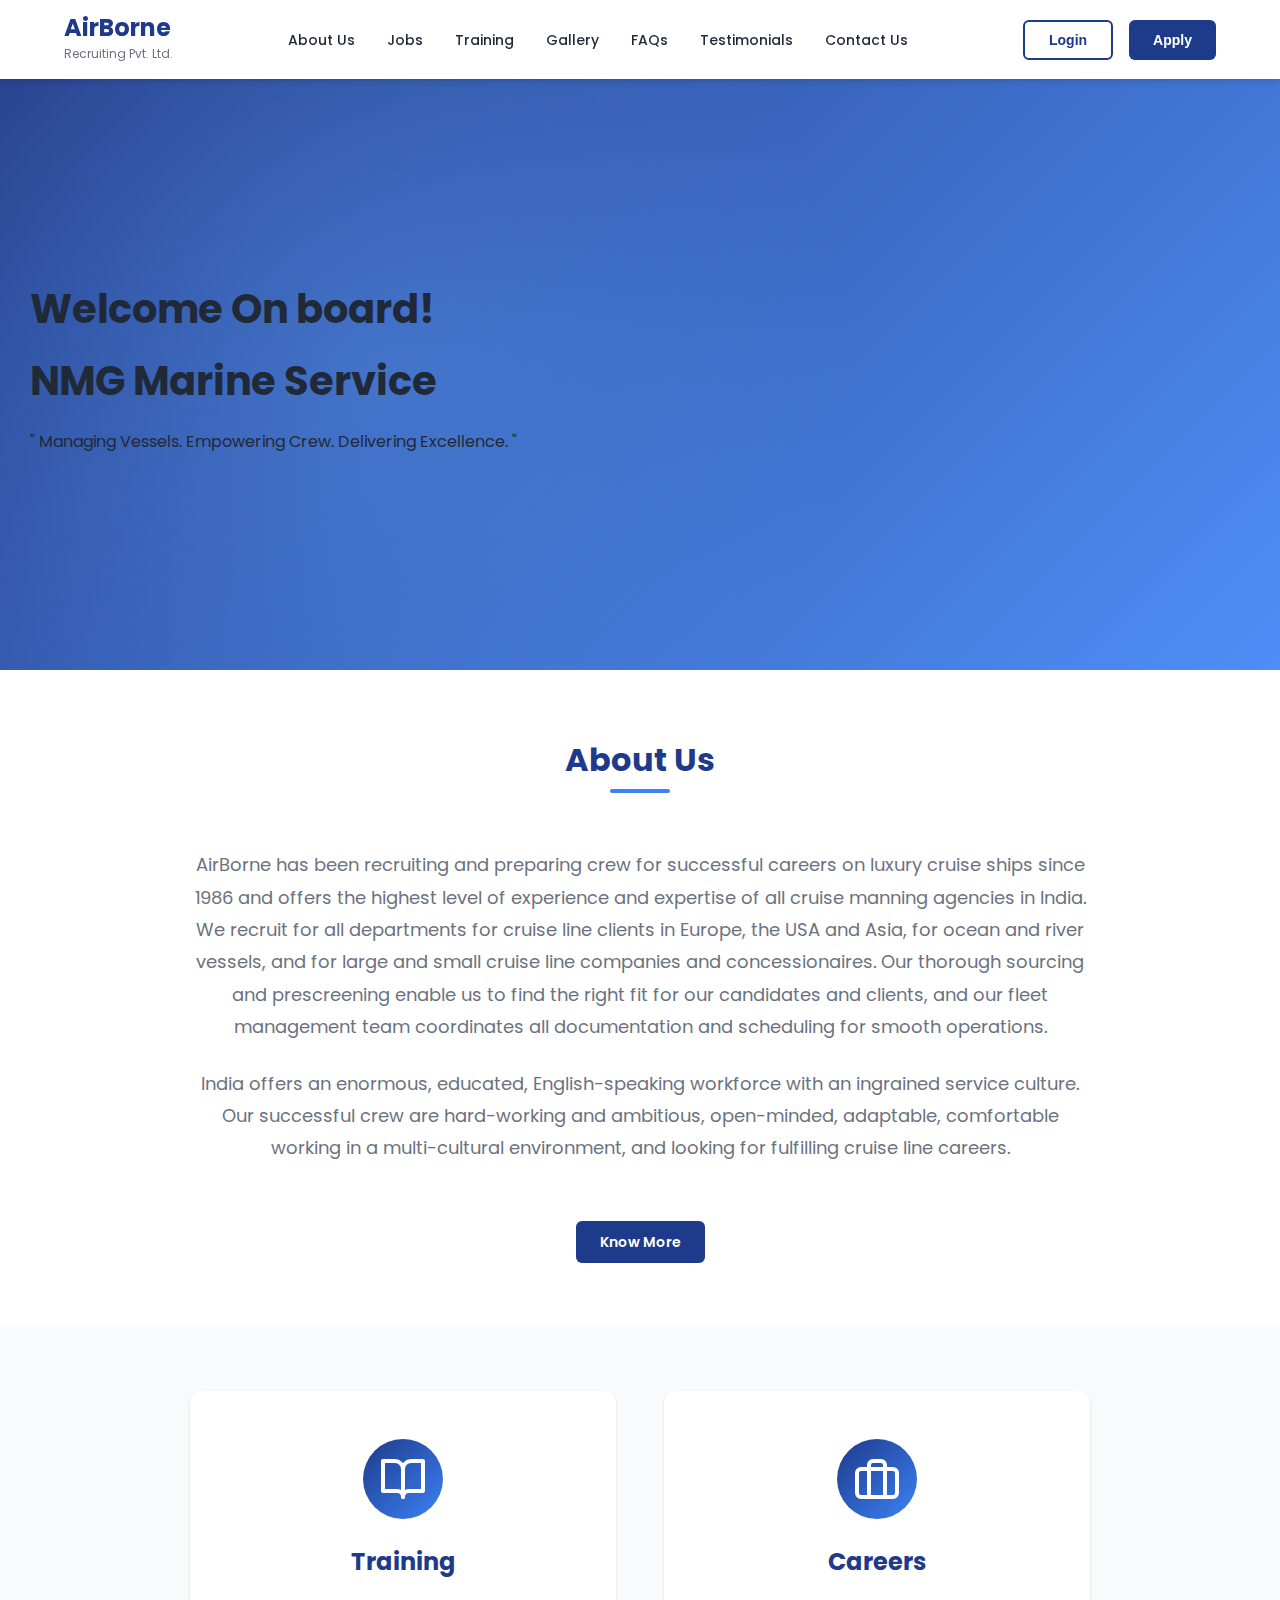
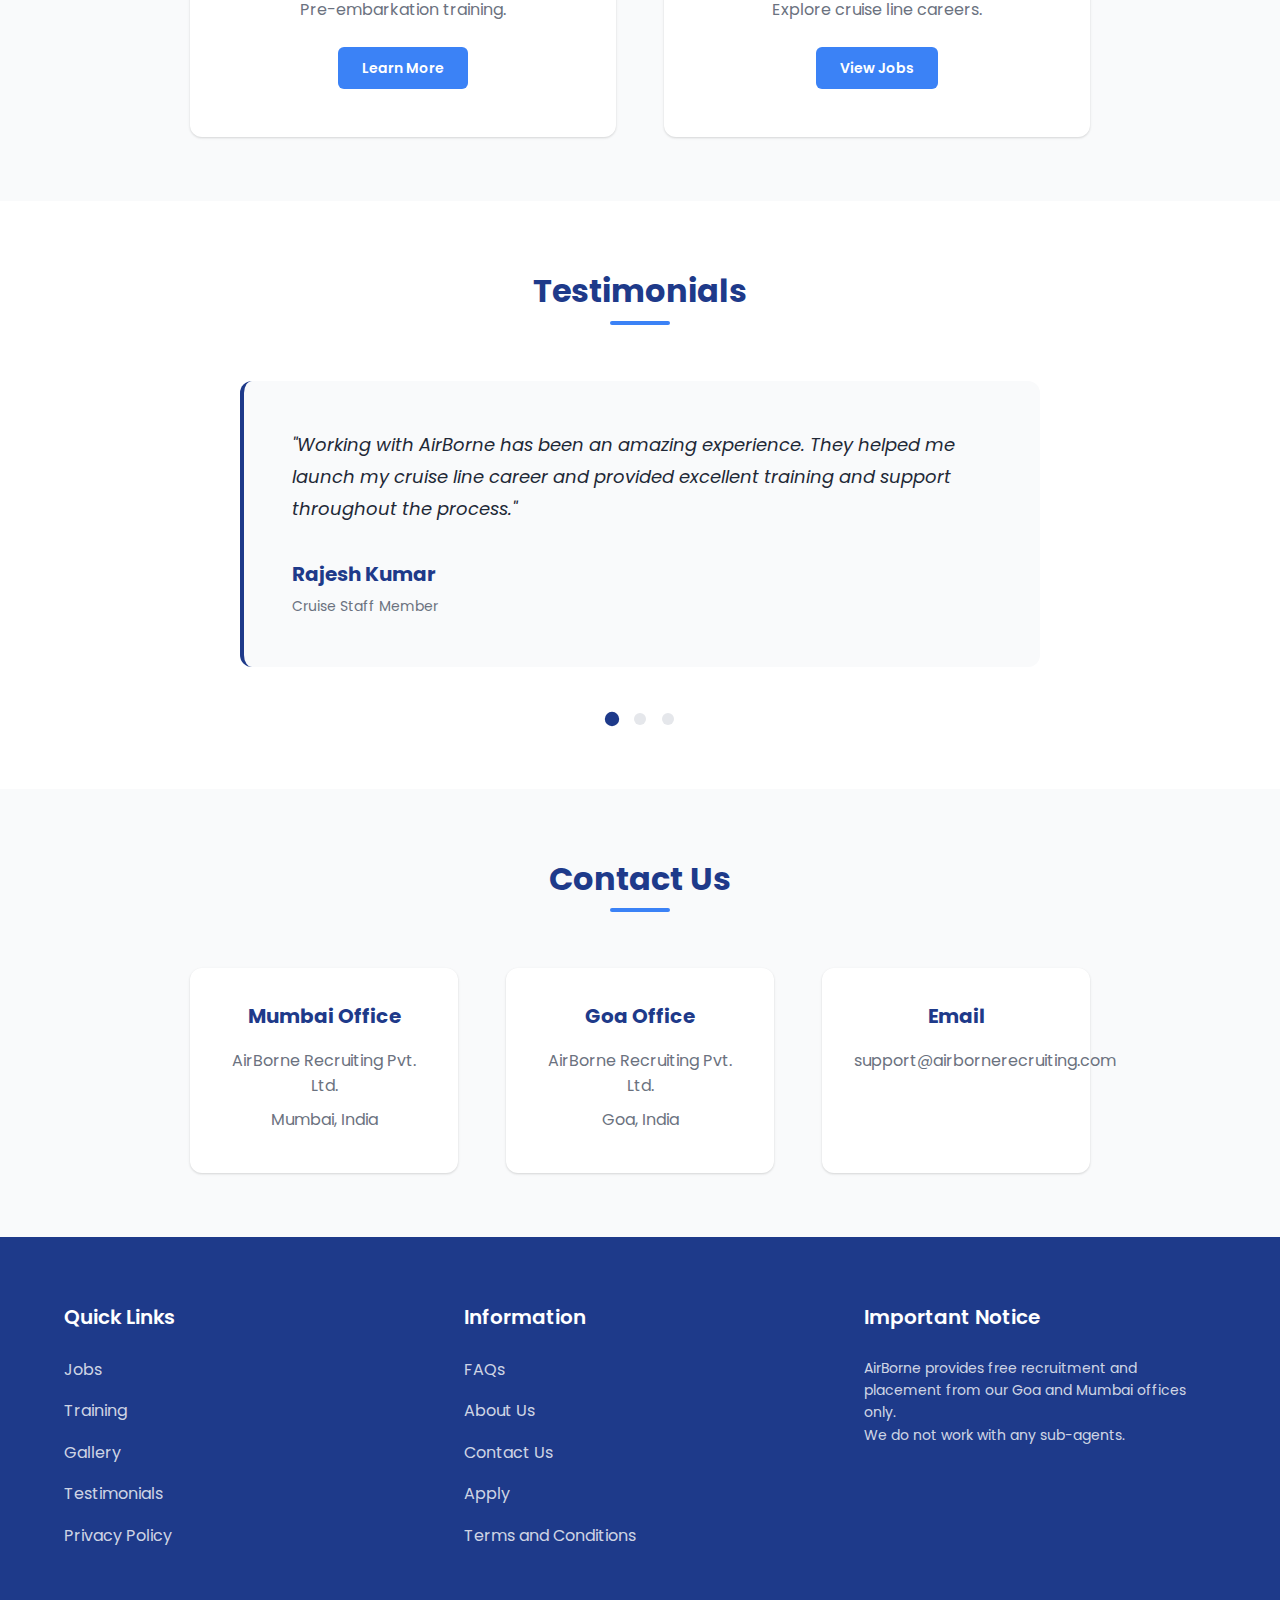
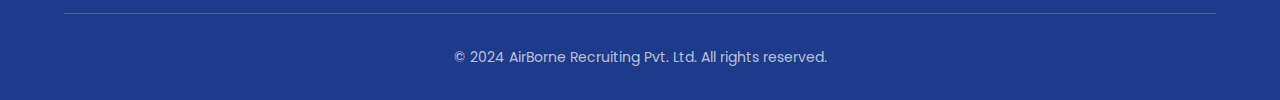
<file: website/website/index.html>
<!DOCTYPE html>
<html lang="en">
<head>
    <meta charset="UTF-8">
    <meta name="viewport" content="width=device-width, initial-scale=1.0">
    <title>Welcome to Airborne - Recruiting Pvt. Ltd.</title>
    <meta name="description" content="Welcome to Airborne - Recruiting Pvt. Ltd.">
    <link rel="stylesheet" href="css/common.css">
    <link rel="stylesheet" href="css/home.css">
    <link rel="preconnect" href="https://fonts.googleapis.com">
    <link rel="preconnect" href="https://fonts.gstatic.com" crossorigin>
    <link href="https://fonts.googleapis.com/css2?family=Poppins:wght@300;400;500;600;700&display=swap" rel="stylesheet">
</head>
<body>
    <!-- Header -->
    <header class="header" id="header">
        <div class="container">
            <div class="header-content">
                <div class="logo">
                    <a href="/">
                        <h1>AirBorne</h1>
                        <span class="logo-tagline">Recruiting Pvt. Ltd.</span>
                    </a>
                </div>
                
                <nav class="nav" id="nav">
                    <ul class="nav-list">
                        <li><a href="about-us.html">About Us</a></li>
                        <li><a href="jobs.html">Jobs</a></li>
                        <li><a href="training.html">Training</a></li>
                        <li><a href="gallery.html">Gallery</a></li>
                        <li><a href="faqs.html">FAQs</a></li>
                        <li><a href="testimonials.html">Testimonials</a></li>
                        <li><a href="contact.html">Contact Us</a></li>
                    </ul>
                </nav>

                <div class="header-buttons">
                    <button class="btn btn-outline" id="loginBtn">Login</button>
                    <button class="btn btn-primary" id="applyBtn">Apply</button>
                </div>

                <button class="mobile-menu-toggle" id="mobileMenuToggle">
                    <span></span>
                    <span></span>
                    <span></span>
                </button>
            </div>
        </div>
    </header>

    <!-- Hero Section -->
    <section class="hero">
        <div class="hero-overlay"></div>
        <div >
            <div class="hero-content">
                <!--   -->
                <h3>Welcome On board!</h3>
                <h1>NMG Marine Service</h1>
                <p>" Managing Vessels. Empowering Crew. Delivering Excellence. "</p>
            </div>
        </div>
    </section>

    <!-- About Section -->
    <section class="about" id="about">
        <div class="container">
            <div class="section-header">
                <h2 class="section-title">About Us</h2>
            </div>
            <div class="about-content">
                <p>AirBorne has been recruiting and preparing crew for successful careers on luxury cruise ships since 1986 and offers the highest level of experience and expertise of all cruise manning agencies in India. We recruit for all departments for cruise line clients in Europe, the USA and Asia, for ocean and river vessels, and for large and small cruise line companies and concessionaires. Our thorough sourcing and prescreening enable us to find the right fit for our candidates and clients, and our fleet management team coordinates all documentation and scheduling for smooth operations.</p>
                <p>India offers an enormous, educated, English-speaking workforce with an ingrained service culture. Our successful crew are hard-working and ambitious, open-minded, adaptable, comfortable working in a multi-cultural environment, and looking for fulfilling cruise line careers.</p>
                <a href="#" class="btn btn-primary">Know More</a>
            </div>
        </div>
    </section>

    <!-- Services Section -->
    <section class="services">
        <div class="container">
            <div class="services-grid">
                <div class="service-card" id="training">
                    <div class="service-icon">
                        <svg xmlns="http://www.w3.org/2000/svg" width="48" height="48" viewBox="0 0 24 24" fill="none" stroke="currentColor" stroke-width="2" stroke-linecap="round" stroke-linejoin="round">
                            <path d="M2 3h6a4 4 0 0 1 4 4v14a3 3 0 0 0-3-3H2z"></path>
                            <path d="M22 3h-6a4 4 0 0 0-4 4v14a3 3 0 0 1 3-3h7z"></path>
                        </svg>
                    </div>
                    <h3>Training</h3>
                    <p>Pre-embarkation training.</p>
                    <a href="#" class="btn btn-secondary">Learn More</a>
                </div>
                <div class="service-card" id="jobs">
                    <div class="service-icon">
                        <svg xmlns="http://www.w3.org/2000/svg" width="48" height="48" viewBox="0 0 24 24" fill="none" stroke="currentColor" stroke-width="2" stroke-linecap="round" stroke-linejoin="round">
                            <rect x="2" y="7" width="20" height="14" rx="2" ry="2"></rect>
                            <path d="M16 21V5a2 2 0 0 0-2-2h-4a2 2 0 0 0-2 2v16"></path>
                        </svg>
                    </div>
                    <h3>Careers</h3>
                    <p>Explore cruise line careers.</p>
                    <a href="#" class="btn btn-secondary">View Jobs</a>
                </div>
            </div>
        </div>
    </section>

    <!-- Testimonials Section -->
    <section class="testimonials" id="testimonials">
        <div class="container">
            <div class="section-header">
                <h2 class="section-title">Testimonials</h2>
            </div>
            <div class="testimonials-slider">
                <div class="testimonial-item active">
                    <div class="testimonial-content">
                        <p>"Working with AirBorne has been an amazing experience. They helped me launch my cruise line career and provided excellent training and support throughout the process."</p>
                        <div class="testimonial-author">
                            <h4>Rajesh Kumar</h4>
                            <p>Cruise Staff Member</p>
                        </div>
                    </div>
                </div>
                <div class="testimonial-item">
                    <div class="testimonial-content">
                        <p>"AirBorne's professionalism and expertise made my transition to working on cruise ships smooth and successful. I highly recommend their services to anyone looking to work in the cruise industry."</p>
                        <div class="testimonial-author">
                            <h4>Priya Sharma</h4>
                            <p>Guest Services Coordinator</p>
                        </div>
                    </div>
                </div>
                <div class="testimonial-item">
                    <div class="testimonial-content">
                        <p>"The training provided by AirBorne was comprehensive and prepared me well for life on a cruise ship. The team is supportive and always available to help."</p>
                        <div class="testimonial-author">
                            <h4>Amit Patel</h4>
                            <p>Food & Beverage Manager</p>
                        </div>
                    </div>
                </div>
            </div>
            <div class="testimonial-dots">
                <span class="dot active" data-index="0"></span>
                <span class="dot" data-index="1"></span>
                <span class="dot" data-index="2"></span>
            </div>
        </div>
    </section>

    <!-- Contact Section -->
    <section class="contact" id="contact">
        <div class="container">
            <div class="section-header">
                <h2 class="section-title">Contact Us</h2>
            </div>
            <div class="contact-content">
                <div class="contact-info">
                    <div class="info-item">
                        <h3>Mumbai Office</h3>
                        <p>AirBorne Recruiting Pvt. Ltd.</p>
                        <p>Mumbai, India</p>
                    </div>
                    <div class="info-item">
                        <h3>Goa Office</h3>
                        <p>AirBorne Recruiting Pvt. Ltd.</p>
                        <p>Goa, India</p>
                    </div>
                    <div class="info-item">
                        <h3>Email</h3>
                        <p>support@airbornerecruiting.com</p>
                    </div>
                </div>
            </div>
        </div>
    </section>

    <!-- Footer -->
    <footer class="footer">
        <div class="container">
            <div class="footer-content">
                <div class="footer-col">
                    <h4>Quick Links</h4>
                    <ul>
                        <li><a href="#jobs">Jobs</a></li>
                        <li><a href="#training">Training</a></li>
                        <li><a href="#gallery">Gallery</a></li>
                        <li><a href="#testimonials">Testimonials</a></li>
                        <li><a href="#">Privacy Policy</a></li>
                    </ul>
                </div>
                <div class="footer-col">
                    <h4>Information</h4>
                    <ul>
                        <li><a href="#faqs">FAQs</a></li>
                        <li><a href="#about">About Us</a></li>
                        <li><a href="#contact">Contact Us</a></li>
                        <li><a href="#" id="footerApplyBtn">Apply</a></li>
                        <li><a href="#">Terms and Conditions</a></li>
                    </ul>
                </div>
                <div class="footer-col">
                    <h4>Important Notice</h4>
                    <p>AirBorne provides free recruitment and placement from our Goa and Mumbai offices only.</p>
                    <p>We do not work with any sub-agents.</p>
                </div>
            </div>
            <div class="footer-bottom">
                <p>&copy; 2024 AirBorne Recruiting Pvt. Ltd. All rights reserved.</p>
            </div>
        </div>
    </footer>

    <!-- Login Modal -->
    <div class="modal" id="loginModal">
        <div class="modal-content">
            <span class="modal-close" id="loginClose">&times;</span>
            <h2>Login</h2>
            <form class="modal-form">
                <div class="form-group">
                    <label for="loginEmail">Email</label>
                    <input type="email" id="loginEmail" required>
                </div>
                <div class="form-group">
                    <label for="loginPassword">Password</label>
                    <input type="password" id="loginPassword" required>
                </div>
                <button type="submit" class="btn btn-primary btn-full">Login</button>
                <a href="#" class="forgot-password" id="forgotPasswordLink">Forgot Password?</a>
                <p class="modal-footer-text">New User? <a href="#" id="showSignup">Apply Now</a></p>
            </form>
        </div>
    </div>

    <!-- Sign Up Modal -->
    <div class="modal" id="signupModal">
        <div class="modal-content">
            <span class="modal-close" id="signupClose">&times;</span>
            <h2>Sign Up</h2>
            <form class="modal-form">
                <div class="form-group">
                    <label for="signupName">Full Name</label>
                    <input type="text" id="signupName" required>
                </div>
                <div class="form-group">
                    <label for="signupEmail">Email</label>
                    <input type="email" id="signupEmail" required>
                </div>
                <div class="form-group">
                    <label for="signupPassword">Password</label>
                    <input type="password" id="signupPassword" required>
                </div>
                <div class="form-group">
                    <label for="signupPhone">Phone Number</label>
                    <input type="tel" id="signupPhone" required>
                </div>
                <div class="form-group checkbox-group">
                    <input type="checkbox" id="termsCheck" required>
                    <label for="termsCheck">I agree to the <a href="#">Terms and Conditions</a> and <a href="#">Privacy Policy</a></label>
                </div>
                <button type="submit" class="btn btn-primary btn-full">Sign Up</button>
                <p class="modal-footer-text">Existing User? <a href="#" id="showLogin">Log In</a></p>
            </form>
            <div class="notices-section">
                <h3>Please Read Notices Carefully</h3>
                <div class="notice-item">
                    <h4>Free Recruitment and Placement</h4>
                    <p>AirBorne's application and placement process is free of charge and open to all genuine candidates.</p>
                </div>
                <div class="notice-item">
                    <h4>Verification Process</h4>
                    <p>AirBorne conducts work experience reference checks. Please upload two proofs of employment along with your application. Candidates who submit false documents will not be considered for placement.</p>
                </div>
                <div class="notice-item">
                    <h4>Beware of Job Scams</h4>
                    <p>Cruise line companies only work with approved, licensed recruiting companies. AirBorne is the official recruiting agency in India. If you receive any questionable communication, please inform us immediately.</p>
                </div>
                <div class="notice-item">
                    <h4>No "Sub-Agents"</h4>
                    <p>AirBorne has not authorised any other person or agency to act on our behalf, and will not consider any applications submitted through other "agents."</p>
                </div>
            </div>
        </div>
    </div>

    <!-- Forgot Password Modal -->
    <div class="modal" id="forgotPasswordModal">
        <div class="modal-content">
            <span class="modal-close" id="forgotClose">&times;</span>
            <h2>Forgot Password</h2>
            <form class="modal-form">
                <p>Enter your email address and we'll send you a link to reset your password.</p>
                <div class="form-group">
                    <label for="forgotEmail">Email</label>
                    <input type="email" id="forgotEmail" required>
                </div>
                <button type="submit" class="btn btn-primary btn-full">Reset Password</button>
                <p class="modal-footer-text"><a href="#" id="backToLogin">Back to Login</a></p>
            </form>
        </div>
    </div>

    <script src="script.js"></script>
</body>
</html>
</file>
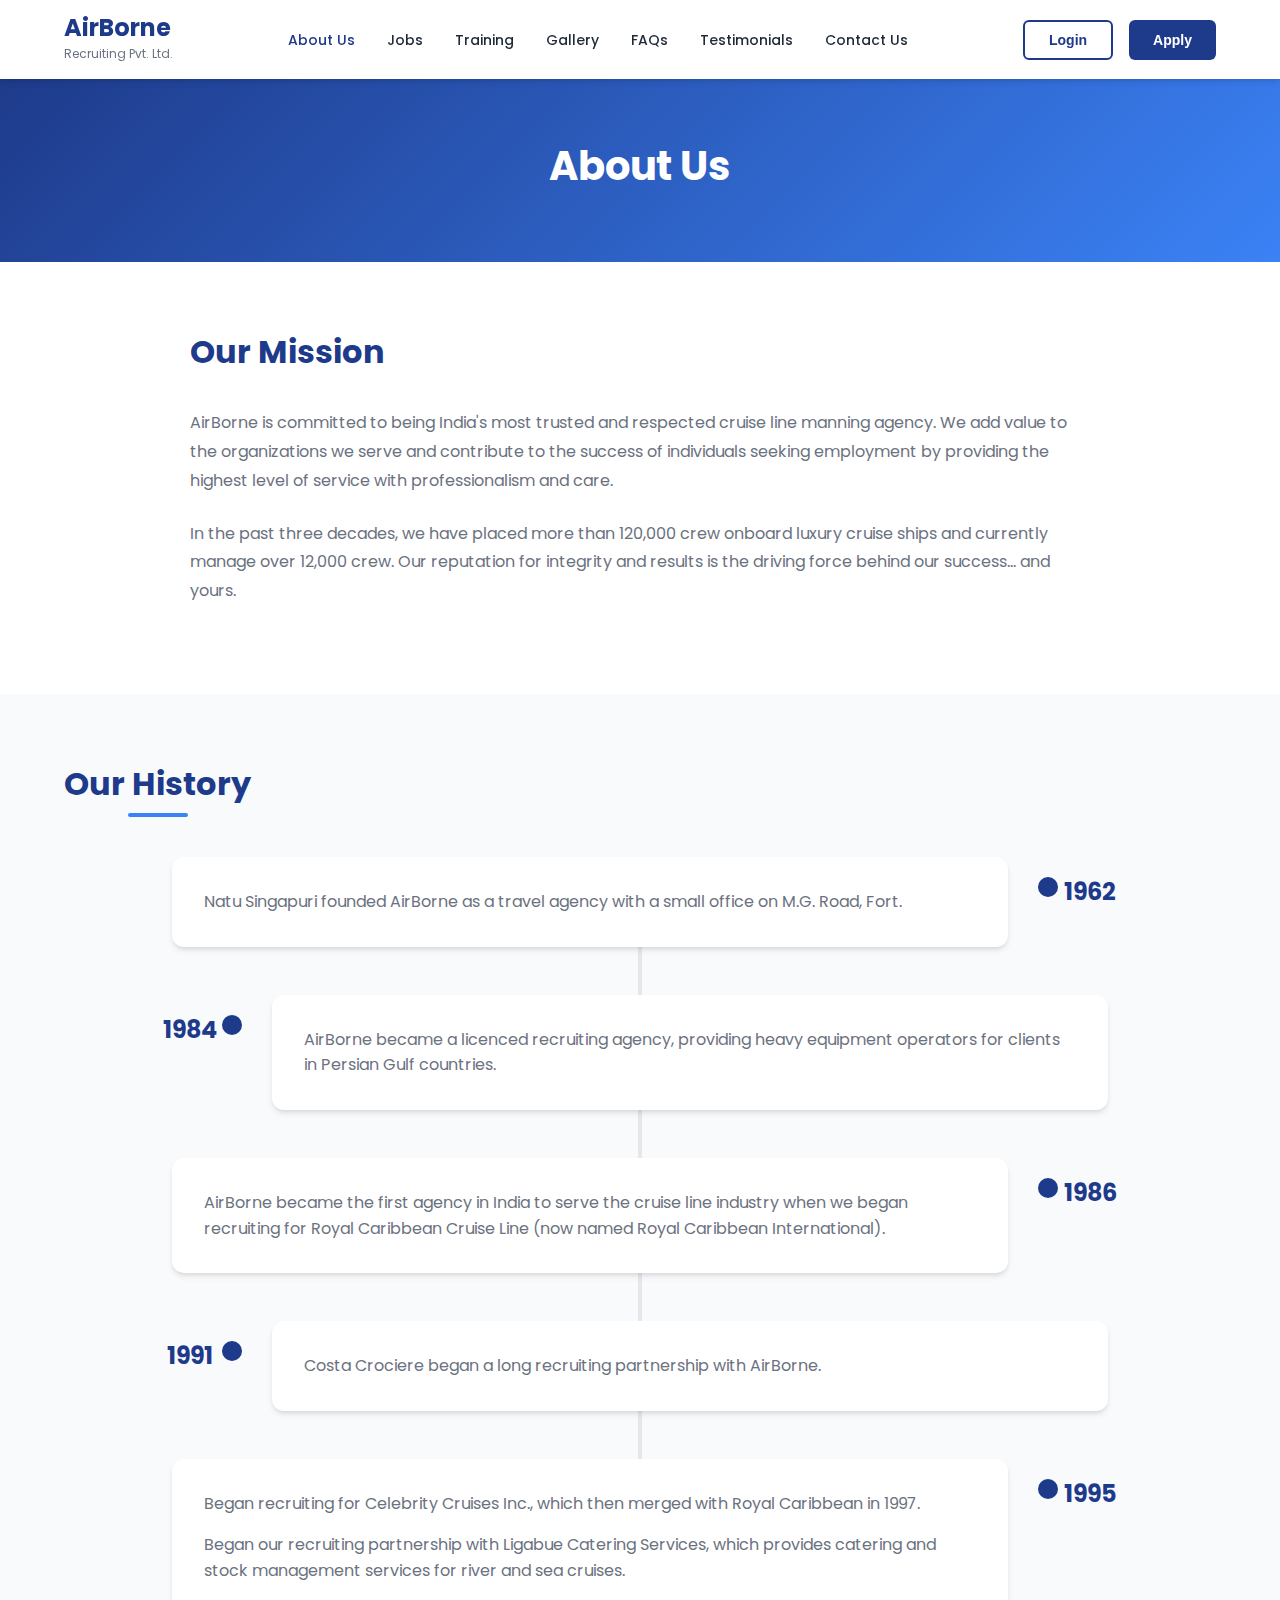
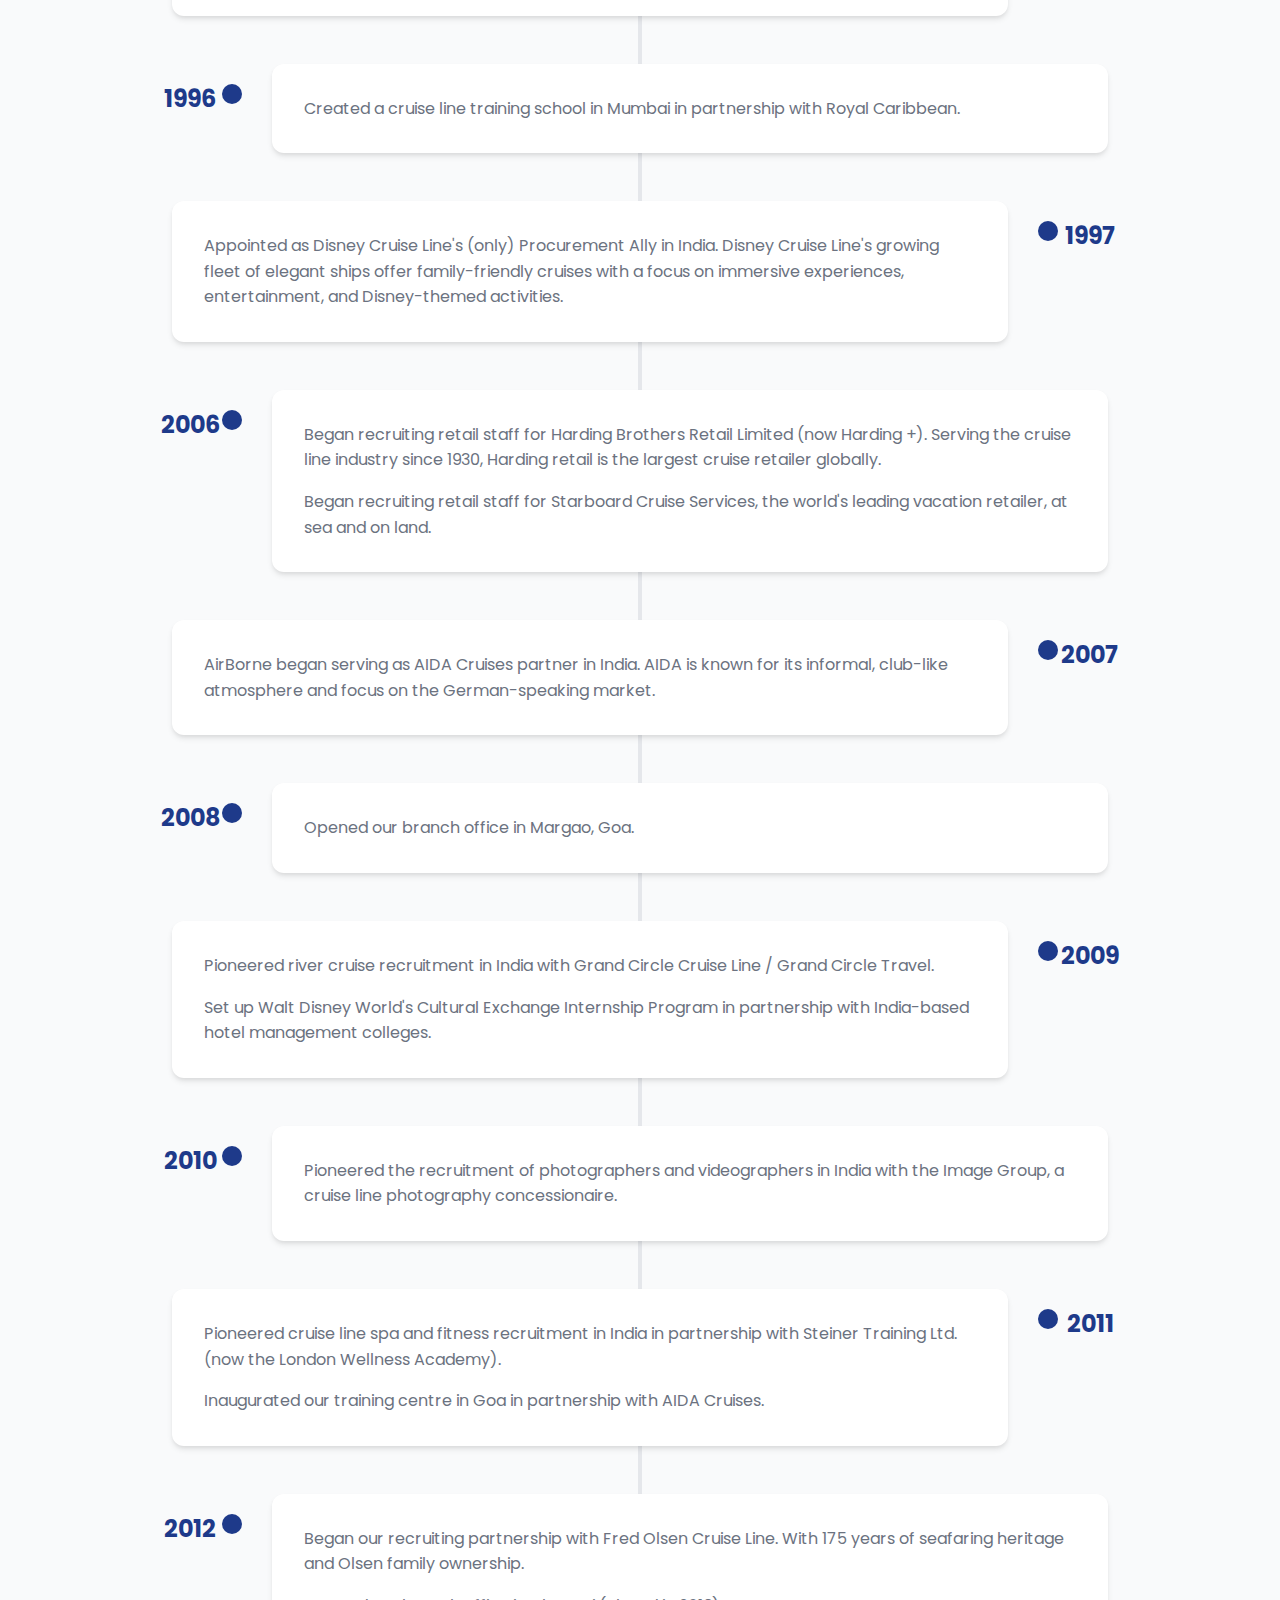
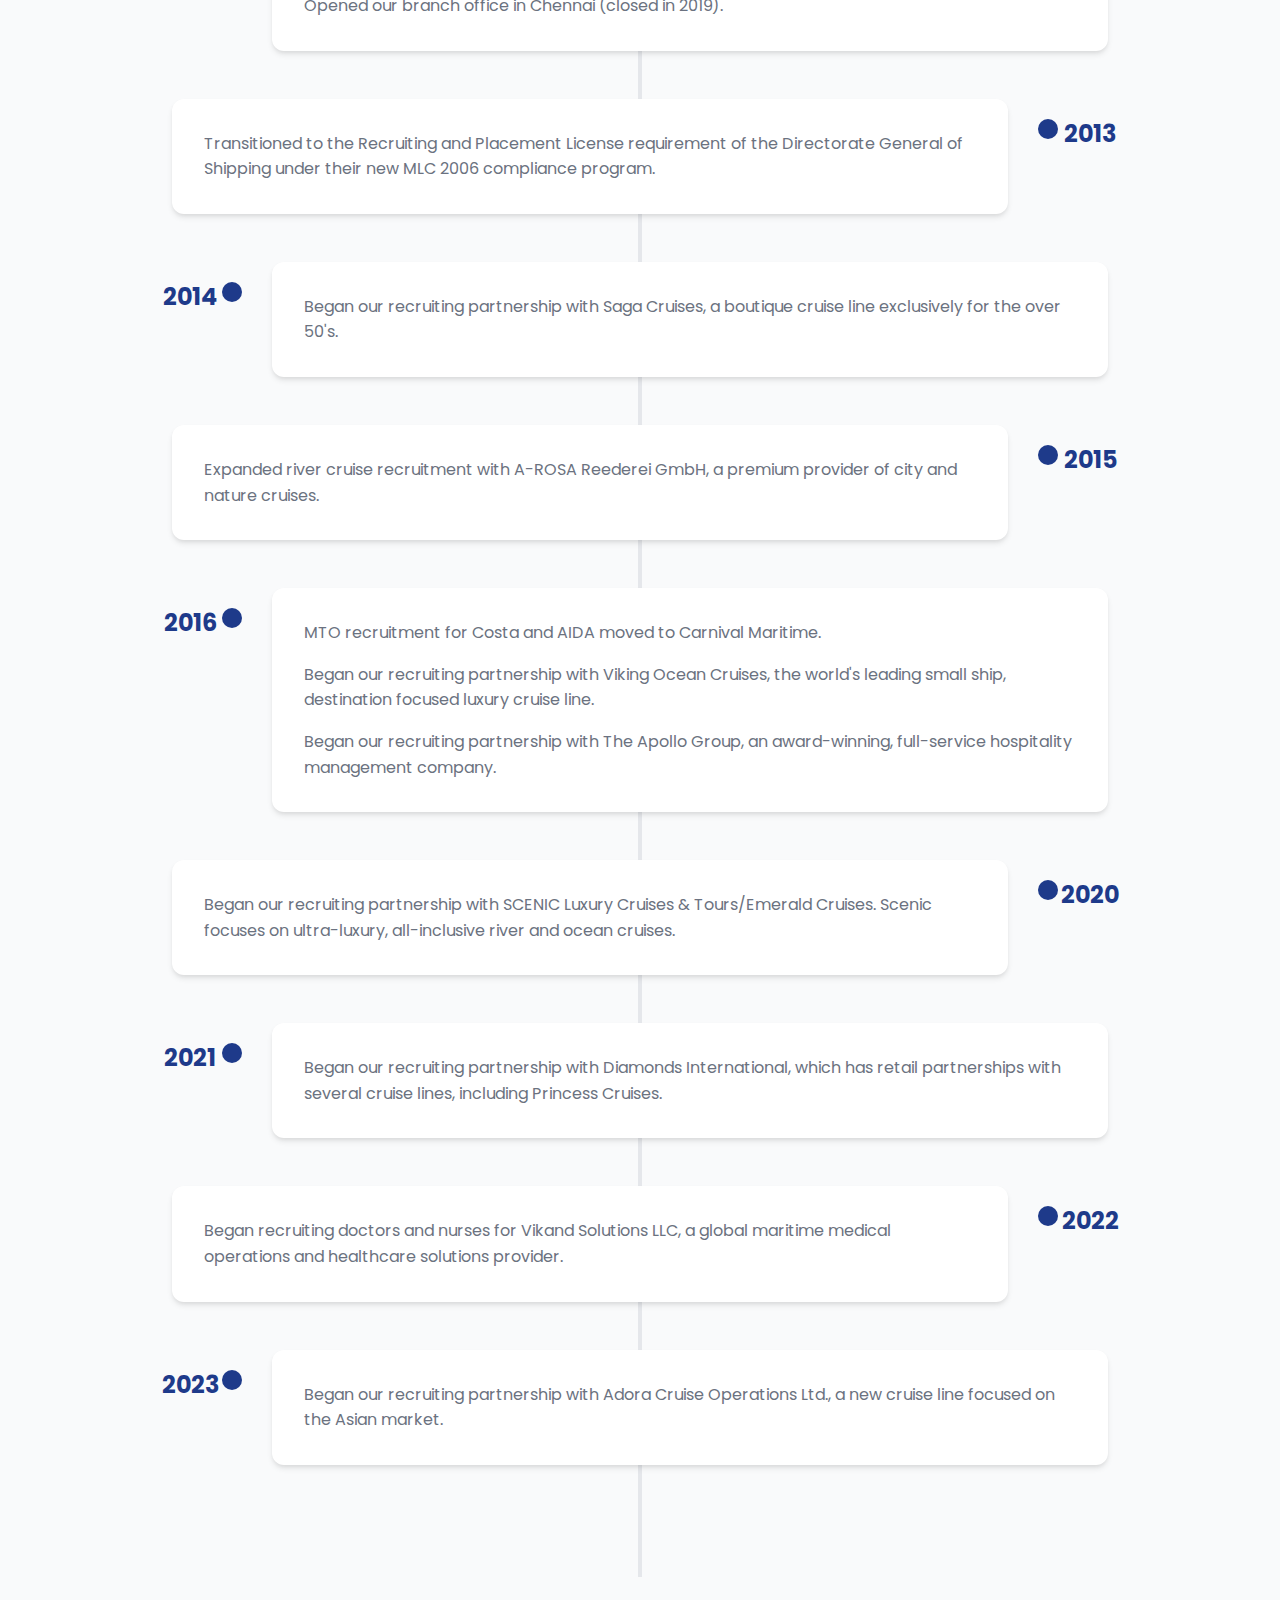
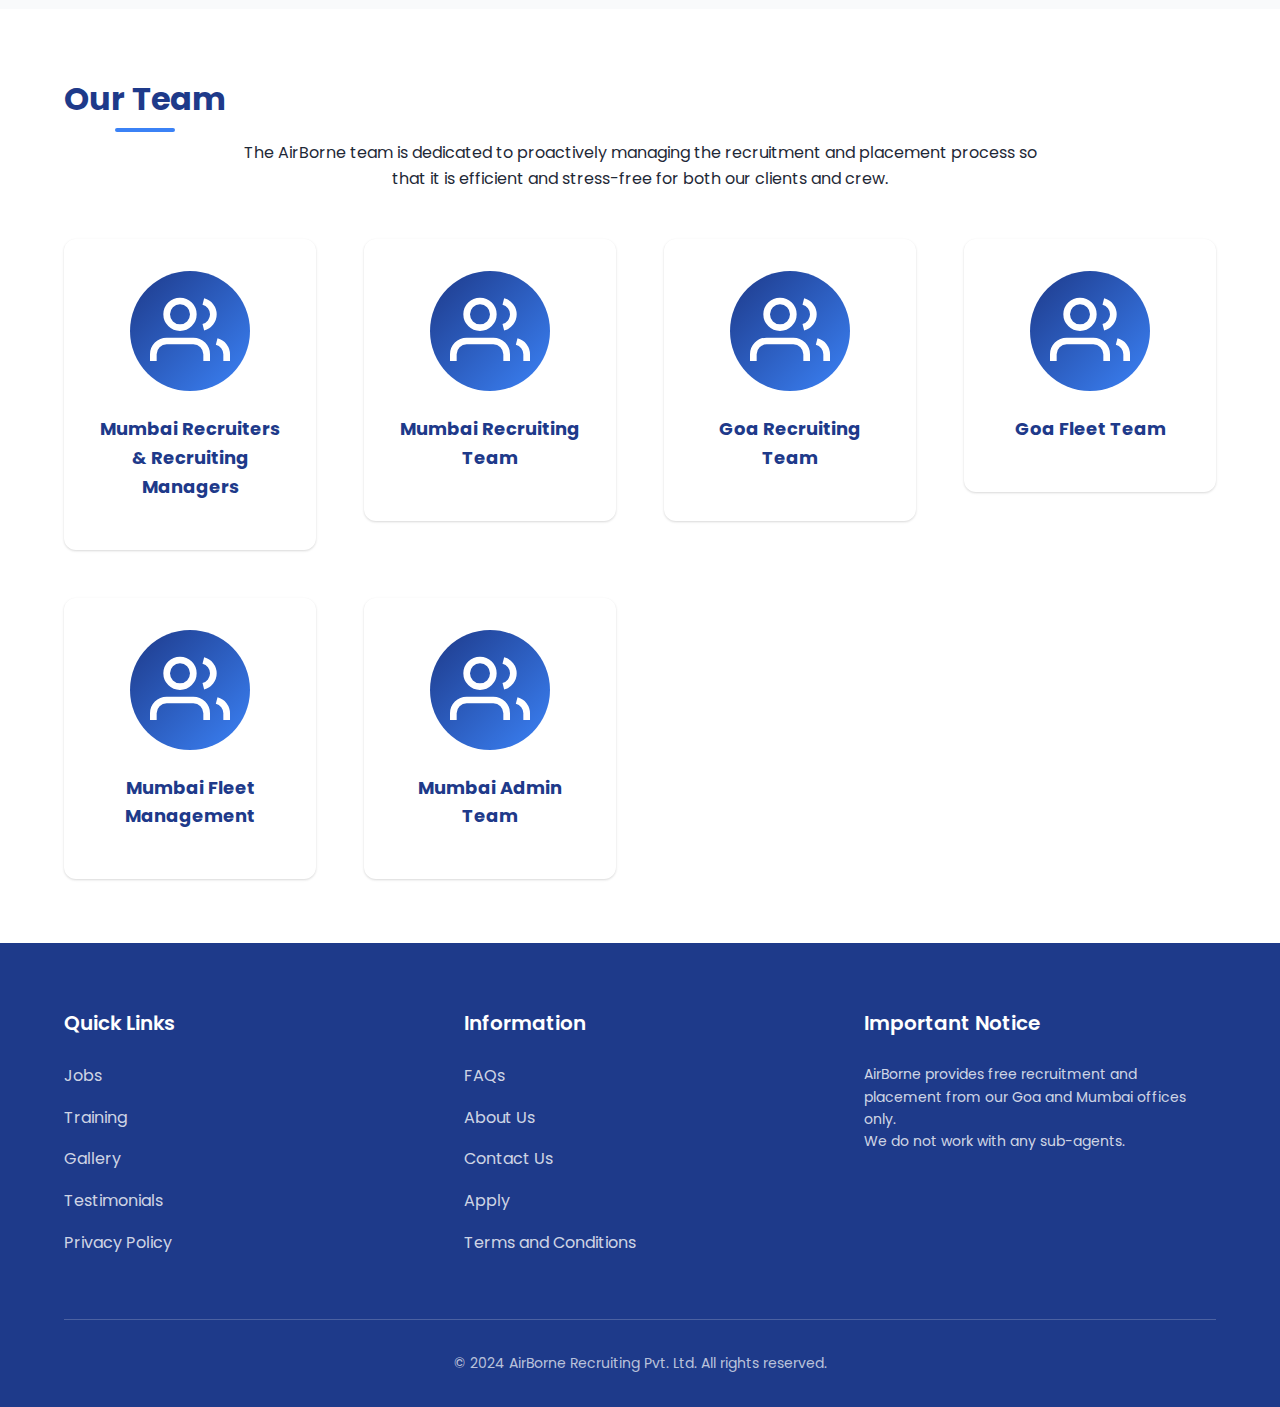
<file: website/website/about-us.html>
<!DOCTYPE html>
<html lang="en">
<head>
    <meta charset="UTF-8">
    <meta name="viewport" content="width=device-width, initial-scale=1.0">
    <title>About Us - AirBorne Recruiting Pvt. Ltd.</title>
    <meta name="description" content="Join AirBorne Recruiting Pvt. Ltd. today to learn more about exciting cruise line job opportunities!">
    <link rel="stylesheet" href="css/common.css">
    <link rel="stylesheet" href="css/about-us.css">
    <link rel="preconnect" href="https://fonts.googleapis.com">
    <link rel="preconnect" href="https://fonts.gstatic.com" crossorigin>
    <link href="https://fonts.googleapis.com/css2?family=Poppins:wght@300;400;500;600;700&display=swap" rel="stylesheet">
</head>
<body>
    <!-- Header -->
    <header class="header" id="header">
        <div class="container">
            <div class="header-content">
                <div class="logo">
                    <a href="index.html">
                        <h1>AirBorne</h1>
                        <span class="logo-tagline">Recruiting Pvt. Ltd.</span>
                    </a>
                </div>
                
                <nav class="nav" id="nav">
                    <ul class="nav-list">
                        <li><a href="about-us.html" class="active">About Us</a></li>
                        <li><a href="jobs.html">Jobs</a></li>
                        <li><a href="training.html">Training</a></li>
                        <li><a href="gallery.html">Gallery</a></li>
                        <li><a href="faqs.html">FAQs</a></li>
                        <li><a href="testimonials.html">Testimonials</a></li>
                        <li><a href="contact.html">Contact Us</a></li>
                    </ul>
                </nav>

                <div class="header-buttons">
                    <button class="btn btn-outline" id="loginBtn">Login</button>
                    <button class="btn btn-primary" id="applyBtn">Apply</button>
                </div>

                <button class="mobile-menu-toggle" id="mobileMenuToggle">
                    <span></span>
                    <span></span>
                    <span></span>
                </button>
            </div>
        </div>
    </header>

    <!-- Page Header -->
    <section class="page-header">
        <div class="container">
            <h1 class="page-title">About Us</h1>
        </div>
    </section>

    <!-- Mission Section -->
    <section class="section-padding">
        <div class="container">
            <div class="content-section">
                <h2 class="section-title-left">Our Mission</h2>
                <div class="content-text">
                    <p>AirBorne is committed to being India's most trusted and respected cruise line manning agency. We add value to the organizations we serve and contribute to the success of individuals seeking employment by providing the highest level of service with professionalism and care.</p>
                    <p>In the past three decades, we have placed more than 120,000 crew onboard luxury cruise ships and currently manage over 12,000 crew. Our reputation for integrity and results is the driving force behind our success… and yours.</p>
                </div>
            </div>
        </div>
    </section>

    <!-- History Timeline -->
    <section class="section-padding bg-light">
        <div class="container">
            <h2 class="section-title">Our History</h2>
            <div class="timeline">
                <div class="timeline-item">
                    <div class="timeline-year">1962</div>
                    <div class="timeline-content">
                        <p>Natu Singapuri founded AirBorne as a travel agency with a small office on M.G. Road, Fort.</p>
                    </div>
                </div>
                
                <div class="timeline-item">
                    <div class="timeline-year">1984</div>
                    <div class="timeline-content">
                        <p>AirBorne became a licenced recruiting agency, providing heavy equipment operators for clients in Persian Gulf countries.</p>
                    </div>
                </div>
                
                <div class="timeline-item">
                    <div class="timeline-year">1986</div>
                    <div class="timeline-content">
                        <p>AirBorne became the first agency in India to serve the cruise line industry when we began recruiting for Royal Caribbean Cruise Line (now named Royal Caribbean International).</p>
                    </div>
                </div>
                
                <div class="timeline-item">
                    <div class="timeline-year">1991</div>
                    <div class="timeline-content">
                        <p>Costa Crociere began a long recruiting partnership with AirBorne.</p>
                    </div>
                </div>
                
                <div class="timeline-item">
                    <div class="timeline-year">1995</div>
                    <div class="timeline-content">
                        <p>Began recruiting for Celebrity Cruises Inc., which then merged with Royal Caribbean in 1997.</p>
                        <p>Began our recruiting partnership with Ligabue Catering Services, which provides catering and stock management services for river and sea cruises.</p>
                    </div>
                </div>
                
                <div class="timeline-item">
                    <div class="timeline-year">1996</div>
                    <div class="timeline-content">
                        <p>Created a cruise line training school in Mumbai in partnership with Royal Caribbean.</p>
                    </div>
                </div>
                
                <div class="timeline-item">
                    <div class="timeline-year">1997</div>
                    <div class="timeline-content">
                        <p>Appointed as Disney Cruise Line's (only) Procurement Ally in India. Disney Cruise Line's growing fleet of elegant ships offer family-friendly cruises with a focus on immersive experiences, entertainment, and Disney-themed activities.</p>
                    </div>
                </div>
                
                <div class="timeline-item">
                    <div class="timeline-year">2006</div>
                    <div class="timeline-content">
                        <p>Began recruiting retail staff for Harding Brothers Retail Limited (now Harding +). Serving the cruise line industry since 1930, Harding retail is the largest cruise retailer globally.</p>
                        <p>Began recruiting retail staff for Starboard Cruise Services, the world's leading vacation retailer, at sea and on land.</p>
                    </div>
                </div>
                
                <div class="timeline-item">
                    <div class="timeline-year">2007</div>
                    <div class="timeline-content">
                        <p>AirBorne began serving as AIDA Cruises partner in India. AIDA is known for its informal, club-like atmosphere and focus on the German-speaking market.</p>
                    </div>
                </div>
                
                <div class="timeline-item">
                    <div class="timeline-year">2008</div>
                    <div class="timeline-content">
                        <p>Opened our branch office in Margao, Goa.</p>
                    </div>
                </div>
                
                <div class="timeline-item">
                    <div class="timeline-year">2009</div>
                    <div class="timeline-content">
                        <p>Pioneered river cruise recruitment in India with Grand Circle Cruise Line / Grand Circle Travel.</p>
                        <p>Set up Walt Disney World's Cultural Exchange Internship Program in partnership with India-based hotel management colleges.</p>
                    </div>
                </div>
                
                <div class="timeline-item">
                    <div class="timeline-year">2010</div>
                    <div class="timeline-content">
                        <p>Pioneered the recruitment of photographers and videographers in India with the Image Group, a cruise line photography concessionaire.</p>
                    </div>
                </div>
                
                <div class="timeline-item">
                    <div class="timeline-year">2011</div>
                    <div class="timeline-content">
                        <p>Pioneered cruise line spa and fitness recruitment in India in partnership with Steiner Training Ltd. (now the London Wellness Academy).</p>
                        <p>Inaugurated our training centre in Goa in partnership with AIDA Cruises.</p>
                    </div>
                </div>
                
                <div class="timeline-item">
                    <div class="timeline-year">2012</div>
                    <div class="timeline-content">
                        <p>Began our recruiting partnership with Fred Olsen Cruise Line. With 175 years of seafaring heritage and Olsen family ownership.</p>
                        <p>Opened our branch office in Chennai (closed in 2019).</p>
                    </div>
                </div>
                
                <div class="timeline-item">
                    <div class="timeline-year">2013</div>
                    <div class="timeline-content">
                        <p>Transitioned to the Recruiting and Placement License requirement of the Directorate General of Shipping under their new MLC 2006 compliance program.</p>
                    </div>
                </div>
                
                <div class="timeline-item">
                    <div class="timeline-year">2014</div>
                    <div class="timeline-content">
                        <p>Began our recruiting partnership with Saga Cruises, a boutique cruise line exclusively for the over 50's.</p>
                    </div>
                </div>
                
                <div class="timeline-item">
                    <div class="timeline-year">2015</div>
                    <div class="timeline-content">
                        <p>Expanded river cruise recruitment with A-ROSA Reederei GmbH, a premium provider of city and nature cruises.</p>
                    </div>
                </div>
                
                <div class="timeline-item">
                    <div class="timeline-year">2016</div>
                    <div class="timeline-content">
                        <p>MTO recruitment for Costa and AIDA moved to Carnival Maritime.</p>
                        <p>Began our recruiting partnership with Viking Ocean Cruises, the world's leading small ship, destination focused luxury cruise line.</p>
                        <p>Began our recruiting partnership with The Apollo Group, an award-winning, full-service hospitality management company.</p>
                    </div>
                </div>
                
                <div class="timeline-item">
                    <div class="timeline-year">2020</div>
                    <div class="timeline-content">
                        <p>Began our recruiting partnership with SCENIC Luxury Cruises & Tours/Emerald Cruises. Scenic focuses on ultra-luxury, all-inclusive river and ocean cruises.</p>
                    </div>
                </div>
                
                <div class="timeline-item">
                    <div class="timeline-year">2021</div>
                    <div class="timeline-content">
                        <p>Began our recruiting partnership with Diamonds International, which has retail partnerships with several cruise lines, including Princess Cruises.</p>
                    </div>
                </div>
                
                <div class="timeline-item">
                    <div class="timeline-year">2022</div>
                    <div class="timeline-content">
                        <p>Began recruiting doctors and nurses for Vikand Solutions LLC, a global maritime medical operations and healthcare solutions provider.</p>
                    </div>
                </div>
                
                <div class="timeline-item">
                    <div class="timeline-year">2023</div>
                    <div class="timeline-content">
                        <p>Began our recruiting partnership with Adora Cruise Operations Ltd., a new cruise line focused on the Asian market.</p>
                    </div>
                </div>
            </div>
        </div>
    </section>

    <!-- Team Section -->
    <section class="section-padding">
        <div class="container">
            <h2 class="section-title">Our Team</h2>
            <p class="text-center" style="max-width: 800px; margin: 0 auto 3rem;">The AirBorne team is dedicated to proactively managing the recruitment and placement process so that it is efficient and stress-free for both our clients and crew.</p>
            
            <div class="team-grid">
                <div class="team-category">
                    <div class="team-card">
                        <div class="team-placeholder">
                            <svg xmlns="http://www.w3.org/2000/svg" width="80" height="80" viewBox="0 0 24 24" fill="none" stroke="currentColor" stroke-width="2">
                                <path d="M17 21v-2a4 4 0 0 0-4-4H5a4 4 0 0 0-4 4v2"></path>
                                <circle cx="9" cy="7" r="4"></circle>
                                <path d="M23 21v-2a4 4 0 0 0-3-3.87"></path>
                                <path d="M16 3.13a4 4 0 0 1 0 7.75"></path>
                            </svg>
                        </div>
                        <h3>Mumbai Recruiters & Recruiting Managers</h3>
                    </div>
                </div>
                
                <div class="team-category">
                    <div class="team-card">
                        <div class="team-placeholder">
                            <svg xmlns="http://www.w3.org/2000/svg" width="80" height="80" viewBox="0 0 24 24" fill="none" stroke="currentColor" stroke-width="2">
                                <path d="M17 21v-2a4 4 0 0 0-4-4H5a4 4 0 0 0-4 4v2"></path>
                                <circle cx="9" cy="7" r="4"></circle>
                                <path d="M23 21v-2a4 4 0 0 0-3-3.87"></path>
                                <path d="M16 3.13a4 4 0 0 1 0 7.75"></path>
                            </svg>
                        </div>
                        <h3>Mumbai Recruiting Team</h3>
                    </div>
                </div>
                
                <div class="team-category">
                    <div class="team-card">
                        <div class="team-placeholder">
                            <svg xmlns="http://www.w3.org/2000/svg" width="80" height="80" viewBox="0 0 24 24" fill="none" stroke="currentColor" stroke-width="2">
                                <path d="M17 21v-2a4 4 0 0 0-4-4H5a4 4 0 0 0-4 4v2"></path>
                                <circle cx="9" cy="7" r="4"></circle>
                                <path d="M23 21v-2a4 4 0 0 0-3-3.87"></path>
                                <path d="M16 3.13a4 4 0 0 1 0 7.75"></path>
                            </svg>
                        </div>
                        <h3>Goa Recruiting Team</h3>
                    </div>
                </div>
                
                <div class="team-category">
                    <div class="team-card">
                        <div class="team-placeholder">
                            <svg xmlns="http://www.w3.org/2000/svg" width="80" height="80" viewBox="0 0 24 24" fill="none" stroke="currentColor" stroke-width="2">
                                <path d="M17 21v-2a4 4 0 0 0-4-4H5a4 4 0 0 0-4 4v2"></path>
                                <circle cx="9" cy="7" r="4"></circle>
                                <path d="M23 21v-2a4 4 0 0 0-3-3.87"></path>
                                <path d="M16 3.13a4 4 0 0 1 0 7.75"></path>
                            </svg>
                        </div>
                        <h3>Goa Fleet Team</h3>
                    </div>
                </div>
                
                <div class="team-category">
                    <div class="team-card">
                        <div class="team-placeholder">
                            <svg xmlns="http://www.w3.org/2000/svg" width="80" height="80" viewBox="0 0 24 24" fill="none" stroke="currentColor" stroke-width="2">
                                <path d="M17 21v-2a4 4 0 0 0-4-4H5a4 4 0 0 0-4 4v2"></path>
                                <circle cx="9" cy="7" r="4"></circle>
                                <path d="M23 21v-2a4 4 0 0 0-3-3.87"></path>
                                <path d="M16 3.13a4 4 0 0 1 0 7.75"></path>
                            </svg>
                        </div>
                        <h3>Mumbai Fleet Management</h3>
                    </div>
                </div>
                
                <div class="team-category">
                    <div class="team-card">
                        <div class="team-placeholder">
                            <svg xmlns="http://www.w3.org/2000/svg" width="80" height="80" viewBox="0 0 24 24" fill="none" stroke="currentColor" stroke-width="2">
                                <path d="M17 21v-2a4 4 0 0 0-4-4H5a4 4 0 0 0-4 4v2"></path>
                                <circle cx="9" cy="7" r="4"></circle>
                                <path d="M23 21v-2a4 4 0 0 0-3-3.87"></path>
                                <path d="M16 3.13a4 4 0 0 1 0 7.75"></path>
                            </svg>
                        </div>
                        <h3>Mumbai Admin Team</h3>
                    </div>
                </div>
            </div>
        </div>
    </section>

    <!-- Footer -->
    <footer class="footer">
        <div class="container">
            <div class="footer-content">
                <div class="footer-col">
                    <h4>Quick Links</h4>
                    <ul>
                        <li><a href="jobs.html">Jobs</a></li>
                        <li><a href="training.html">Training</a></li>
                        <li><a href="gallery.html">Gallery</a></li>
                        <li><a href="testimonials.html">Testimonials</a></li>
                        <li><a href="#">Privacy Policy</a></li>
                    </ul>
                </div>
                <div class="footer-col">
                    <h4>Information</h4>
                    <ul>
                        <li><a href="faqs.html">FAQs</a></li>
                        <li><a href="about-us.html">About Us</a></li>
                        <li><a href="contact.html">Contact Us</a></li>
                        <li><a href="#" id="footerApplyBtn">Apply</a></li>
                        <li><a href="#">Terms and Conditions</a></li>
                    </ul>
                </div>
                <div class="footer-col">
                    <h4>Important Notice</h4>
                    <p>AirBorne provides free recruitment and placement from our Goa and Mumbai offices only.</p>
                    <p>We do not work with any sub-agents.</p>
                </div>
            </div>
            <div class="footer-bottom">
                <p>&copy; 2024 AirBorne Recruiting Pvt. Ltd. All rights reserved.</p>
            </div>
        </div>
    </footer>

    <!-- Modals -->
    <div class="modal" id="loginModal">
        <div class="modal-content">
            <span class="modal-close" id="loginClose">&times;</span>
            <h2>Login</h2>
            <form class="modal-form">
                <div class="form-group">
                    <label for="loginEmail">Email</label>
                    <input type="email" id="loginEmail" required>
                </div>
                <div class="form-group">
                    <label for="loginPassword">Password</label>
                    <input type="password" id="loginPassword" required>
                </div>
                <button type="submit" class="btn btn-primary btn-full">Login</button>
                <a href="#" class="forgot-password" id="forgotPasswordLink">Forgot Password?</a>
                <p class="modal-footer-text">New User? <a href="#" id="showSignup">Apply Now</a></p>
            </form>
        </div>
    </div>

    <div class="modal" id="signupModal">
        <div class="modal-content">
            <span class="modal-close" id="signupClose">&times;</span>
            <h2>Sign Up</h2>
            <form class="modal-form">
                <div class="form-group">
                    <label for="signupName">Full Name</label>
                    <input type="text" id="signupName" required>
                </div>
                <div class="form-group">
                    <label for="signupEmail">Email</label>
                    <input type="email" id="signupEmail" required>
                </div>
                <div class="form-group">
                    <label for="signupPassword">Password</label>
                    <input type="password" id="signupPassword" required>
                </div>
                <div class="form-group">
                    <label for="signupPhone">Phone Number</label>
                    <input type="tel" id="signupPhone" required>
                </div>
                <div class="form-group checkbox-group">
                    <input type="checkbox" id="termsCheck" required>
                    <label for="termsCheck">I agree to the <a href="#">Terms and Conditions</a> and <a href="#">Privacy Policy</a></label>
                </div>
                <button type="submit" class="btn btn-primary btn-full">Sign Up</button>
                <p class="modal-footer-text">Existing User? <a href="#" id="showLogin">Log In</a></p>
            </form>
            <div class="notices-section">
                <h3>Please Read Notices Carefully</h3>
                <div class="notice-item">
                    <h4>Free Recruitment and Placement</h4>
                    <p>AirBorne's application and placement process is free of charge and open to all genuine candidates.</p>
                </div>
                <div class="notice-item">
                    <h4>Verification Process</h4>
                    <p>AirBorne conducts work experience reference checks. Please upload two proofs of employment along with your application.</p>
                </div>
                <div class="notice-item">
                    <h4>Beware of Job Scams</h4>
                    <p>Cruise line companies only work with approved, licensed recruiting companies. AirBorne is the official recruiting agency in India.</p>
                </div>
                <div class="notice-item">
                    <h4>No "Sub-Agents"</h4>
                    <p>AirBorne has not authorised any other person or agency to act on our behalf.</p>
                </div>
            </div>
        </div>
    </div>

    <div class="modal" id="forgotPasswordModal">
        <div class="modal-content">
            <span class="modal-close" id="forgotClose">&times;</span>
            <h2>Forgot Password</h2>
            <form class="modal-form">
                <p>Enter your email address and we'll send you a link to reset your password.</p>
                <div class="form-group">
                    <label for="forgotEmail">Email</label>
                    <input type="email" id="forgotEmail" required>
                </div>
                <button type="submit" class="btn btn-primary btn-full">Reset Password</button>
                <p class="modal-footer-text"><a href="#" id="backToLogin">Back to Login</a></p>
            </form>
        </div>
    </div>

    <script src="script.js"></script>
</body>
</html>
</file>
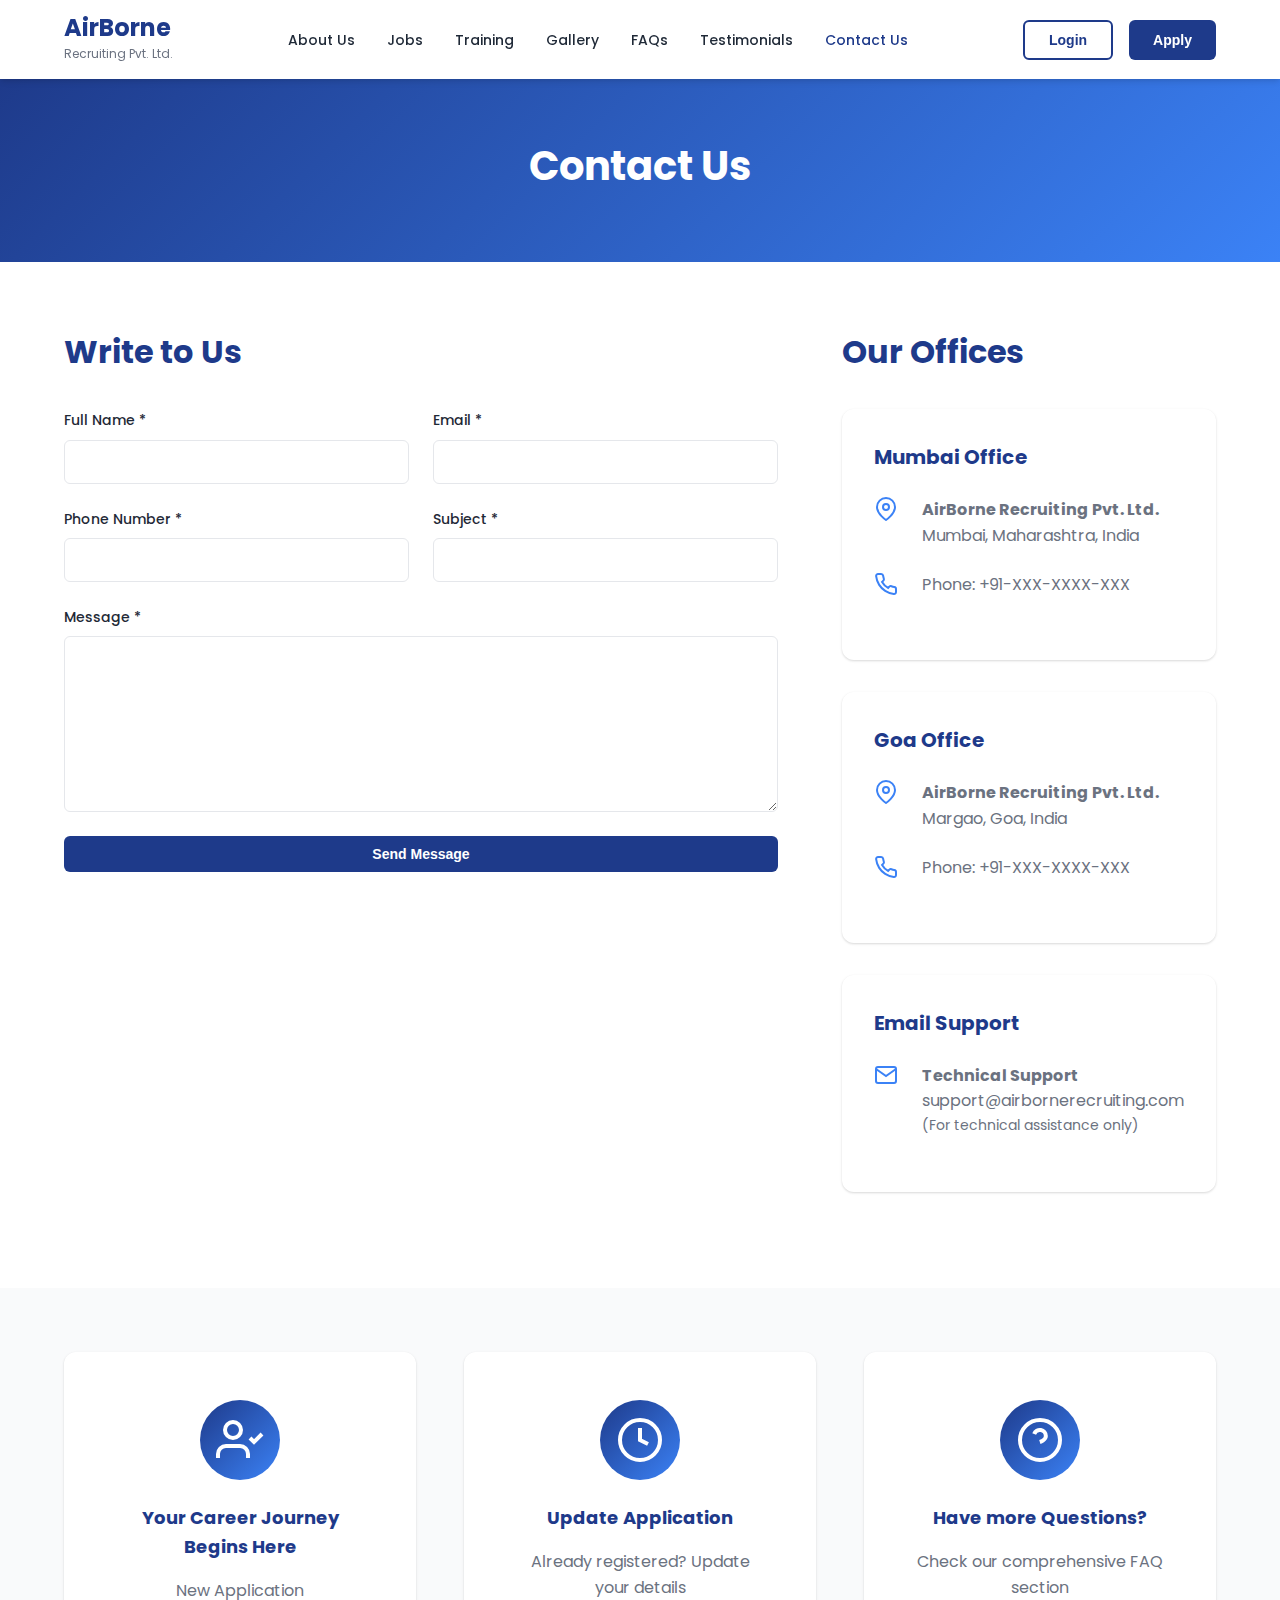
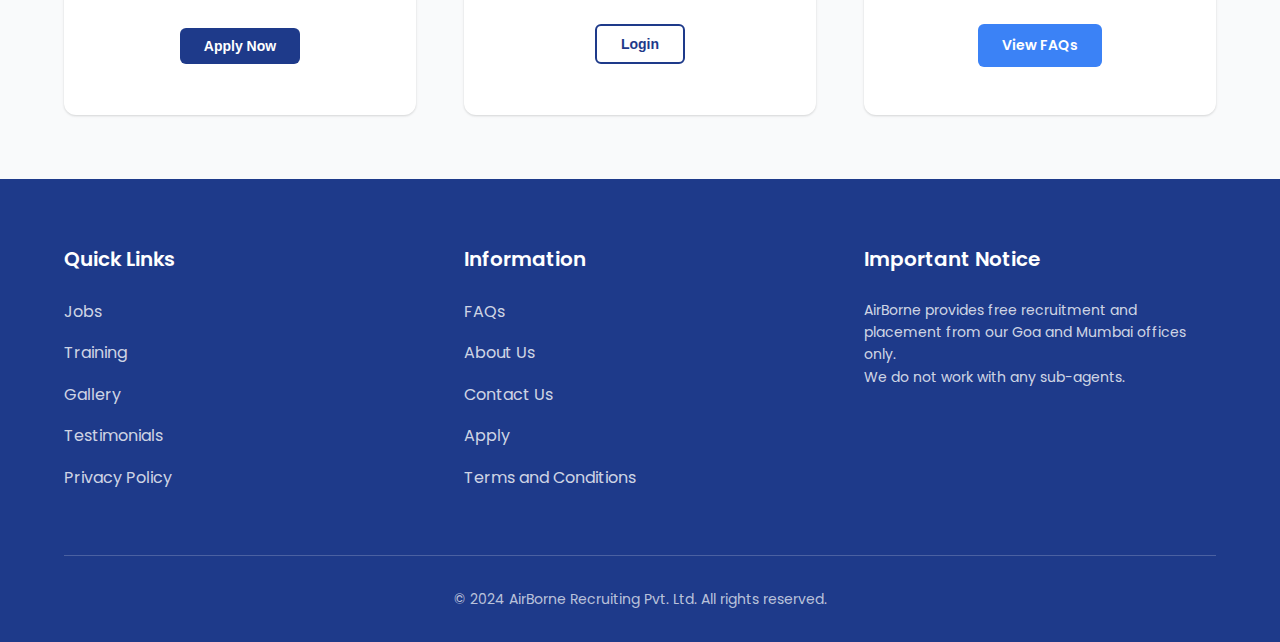
<file: website/website/contact.html>
<!DOCTYPE html>
<html lang="en">
<head>
    <meta charset="UTF-8">
    <meta name="viewport" content="width=device-width, initial-scale=1.0">
    <title>Contact Us - AirBorne Recruiting Pvt. Ltd.</title>
    <link rel="stylesheet" href="css/common.css">
    <link rel="stylesheet" href="css/contact.css">
    <link href="https://fonts.googleapis.com/css2?family=Poppins:wght@300;400;500;600;700&display=swap" rel="stylesheet">
</head>
<body>
    <header class="header" id="header">
        <div class="container">
            <div class="header-content">
                <div class="logo">
                    <a href="index.html">
                        <h1>AirBorne</h1>
                        <span class="logo-tagline">Recruiting Pvt. Ltd.</span>
                    </a>
                </div>
                <nav class="nav" id="nav">
                    <ul class="nav-list">
                        <li><a href="about-us.html">About Us</a></li>
                        <li><a href="jobs.html">Jobs</a></li>
                        <li><a href="training.html">Training</a></li>
                        <li><a href="gallery.html">Gallery</a></li>
                        <li><a href="faqs.html">FAQs</a></li>
                        <li><a href="testimonials.html">Testimonials</a></li>
                        <li><a href="contact.html" class="active">Contact Us</a></li>
                    </ul>
                </nav>
                <div class="header-buttons">
                    <button class="btn btn-outline" id="loginBtn">Login</button>
                    <button class="btn btn-primary" id="applyBtn">Apply</button>
                </div>
                <button class="mobile-menu-toggle" id="mobileMenuToggle">
                    <span></span><span></span><span></span>
                </button>
            </div>
        </div>
    </header>

    <section class="page-header">
        <div class="container">
            <h1 class="page-title">Contact Us</h1>
        </div>
    </section>

    <section class="section-padding">
        <div class="container">
            <div class="contact-layout">
                <div class="contact-form-section">
                    <h2 class="section-title-left">Write to Us</h2>
                    <form class="contact-form" id="contactForm">
                        <div class="form-row">
                            <div class="form-group">
                                <label for="contactName">Full Name *</label>
                                <input type="text" id="contactName" required>
                            </div>
                            <div class="form-group">
                                <label for="contactEmail">Email *</label>
                                <input type="email" id="contactEmail" required>
                            </div>
                        </div>
                        <div class="form-row">
                            <div class="form-group">
                                <label for="contactPhone">Phone Number *</label>
                                <input type="tel" id="contactPhone" required>
                            </div>
                            <div class="form-group">
                                <label for="contactSubject">Subject *</label>
                                <input type="text" id="contactSubject" required>
                            </div>
                        </div>
                        <div class="form-group">
                            <label for="contactMessage">Message *</label>
                            <textarea id="contactMessage" rows="6" required></textarea>
                        </div>
                        <button type="submit" class="btn btn-primary">Send Message</button>
                    </form>
                </div>

                <div class="contact-info-section">
                    <h2 class="section-title-left">Our Offices</h2>
                    
                    <div class="office-card">
                        <h3>Mumbai Office</h3>
                        <div class="office-info">
                            <div class="info-icon">
                                <svg xmlns="http://www.w3.org/2000/svg" width="24" height="24" viewBox="0 0 24 24" fill="none" stroke="currentColor" stroke-width="2">
                                    <path d="M21 10c0 7-9 13-9 13s-9-6-9-13a9 9 0 0 1 18 0z"></path>
                                    <circle cx="12" cy="10" r="3"></circle>
                                </svg>
                            </div>
                            <div>
                                <p><strong>AirBorne Recruiting Pvt. Ltd.</strong></p>
                                <p>Mumbai, Maharashtra, India</p>
                            </div>
                        </div>
                        <div class="office-info">
                            <div class="info-icon">
                                <svg xmlns="http://www.w3.org/2000/svg" width="24" height="24" viewBox="0 0 24 24" fill="none" stroke="currentColor" stroke-width="2">
                                    <path d="M22 16.92v3a2 2 0 0 1-2.18 2 19.79 19.79 0 0 1-8.63-3.07 19.5 19.5 0 0 1-6-6 19.79 19.79 0 0 1-3.07-8.67A2 2 0 0 1 4.11 2h3a2 2 0 0 1 2 1.72 12.84 12.84 0 0 0 .7 2.81 2 2 0 0 1-.45 2.11L8.09 9.91a16 16 0 0 0 6 6l1.27-1.27a2 2 0 0 1 2.11-.45 12.84 12.84 0 0 0 2.81.7A2 2 0 0 1 22 16.92z"></path>
                                </svg>
                            </div>
                            <div>
                                <p>Phone: +91-XXX-XXXX-XXX</p>
                            </div>
                        </div>
                    </div>

                    <div class="office-card">
                        <h3>Goa Office</h3>
                        <div class="office-info">
                            <div class="info-icon">
                                <svg xmlns="http://www.w3.org/2000/svg" width="24" height="24" viewBox="0 0 24 24" fill="none" stroke="currentColor" stroke-width="2">
                                    <path d="M21 10c0 7-9 13-9 13s-9-6-9-13a9 9 0 0 1 18 0z"></path>
                                    <circle cx="12" cy="10" r="3"></circle>
                                </svg>
                            </div>
                            <div>
                                <p><strong>AirBorne Recruiting Pvt. Ltd.</strong></p>
                                <p>Margao, Goa, India</p>
                            </div>
                        </div>
                        <div class="office-info">
                            <div class="info-icon">
                                <svg xmlns="http://www.w3.org/2000/svg" width="24" height="24" viewBox="0 0 24 24" fill="none" stroke="currentColor" stroke-width="2">
                                    <path d="M22 16.92v3a2 2 0 0 1-2.18 2 19.79 19.79 0 0 1-8.63-3.07 19.5 19.5 0 0 1-6-6 19.79 19.79 0 0 1-3.07-8.67A2 2 0 0 1 4.11 2h3a2 2 0 0 1 2 1.72 12.84 12.84 0 0 0 .7 2.81 2 2 0 0 1-.45 2.11L8.09 9.91a16 16 0 0 0 6 6l1.27-1.27a2 2 0 0 1 2.11-.45 12.84 12.84 0 0 0 2.81.7A2 2 0 0 1 22 16.92z"></path>
                                </svg>
                            </div>
                            <div>
                                <p>Phone: +91-XXX-XXXX-XXX</p>
                            </div>
                        </div>
                    </div>

                    <div class="office-card">
                        <h3>Email Support</h3>
                        <div class="office-info">
                            <div class="info-icon">
                                <svg xmlns="http://www.w3.org/2000/svg" width="24" height="24" viewBox="0 0 24 24" fill="none" stroke="currentColor" stroke-width="2">
                                    <path d="M4 4h16c1.1 0 2 .9 2 2v12c0 1.1-.9 2-2 2H4c-1.1 0-2-.9-2-2V6c0-1.1.9-2 2-2z"></path>
                                    <polyline points="22,6 12,13 2,6"></polyline>
                                </svg>
                            </div>
                            <div>
                                <p><strong>Technical Support</strong></p>
                                <p>support@airbornerecruiting.com</p>
                                <p class="text-sm">(For technical assistance only)</p>
                            </div>
                        </div>
                    </div>
                </div>
            </div>
        </div>
    </section>

    <section class="section-padding bg-light">
        <div class="container">
            <div class="cta-boxes">
                <div class="cta-box-small">
                    <div class="cta-icon">
                        <svg xmlns="http://www.w3.org/2000/svg" width="48" height="48" viewBox="0 0 24 24" fill="none" stroke="currentColor" stroke-width="2">
                            <path d="M16 21v-2a4 4 0 0 0-4-4H5a4 4 0 0 0-4 4v2"></path>
                            <circle cx="8.5" cy="7" r="4"></circle>
                            <polyline points="17 11 19 13 23 9"></polyline>
                        </svg>
                    </div>
                    <h3>Your Career Journey Begins Here</h3>
                    <p>New Application</p>
                    <button class="btn btn-primary" id="newApplicationBtn">Apply Now</button>
                </div>

                <div class="cta-box-small">
                    <div class="cta-icon">
                        <svg xmlns="http://www.w3.org/2000/svg" width="48" height="48" viewBox="0 0 24 24" fill="none" stroke="currentColor" stroke-width="2">
                            <circle cx="12" cy="12" r="10"></circle>
                            <polyline points="12 6 12 12 16 14"></polyline>
                        </svg>
                    </div>
                    <h3>Update Application</h3>
                    <p>Already registered? Update your details</p>
                    <button class="btn btn-outline" id="updateApplicationBtn">Login</button>
                </div>

                <div class="cta-box-small">
                    <div class="cta-icon">
                        <svg xmlns="http://www.w3.org/2000/svg" width="48" height="48" viewBox="0 0 24 24" fill="none" stroke="currentColor" stroke-width="2">
                            <circle cx="12" cy="12" r="10"></circle>
                            <path d="M9.09 9a3 3 0 0 1 5.83 1c0 2-3 3-3 3"></path>
                            <line x1="12" y1="17" x2="12.01" y2="17"></line>
                        </svg>
                    </div>
                    <h3>Have more Questions?</h3>
                    <p>Check our comprehensive FAQ section</p>
                    <a href="faqs.html" class="btn btn-secondary">View FAQs</a>
                </div>
            </div>
        </div>
    </section>

    <footer class="footer">
        <div class="container">
            <div class="footer-content">
                <div class="footer-col">
                    <h4>Quick Links</h4>
                    <ul>
                        <li><a href="jobs.html">Jobs</a></li>
                        <li><a href="training.html">Training</a></li>
                        <li><a href="gallery.html">Gallery</a></li>
                        <li><a href="testimonials.html">Testimonials</a></li>
                        <li><a href="#">Privacy Policy</a></li>
                    </ul>
                </div>
                <div class="footer-col">
                    <h4>Information</h4>
                    <ul>
                        <li><a href="faqs.html">FAQs</a></li>
                        <li><a href="about-us.html">About Us</a></li>
                        <li><a href="contact.html">Contact Us</a></li>
                        <li><a href="#" id="footerApplyBtn">Apply</a></li>
                        <li><a href="#">Terms and Conditions</a></li>
                    </ul>
                </div>
                <div class="footer-col">
                    <h4>Important Notice</h4>
                    <p>AirBorne provides free recruitment and placement from our Goa and Mumbai offices only.</p>
                    <p>We do not work with any sub-agents.</p>
                </div>
            </div>
            <div class="footer-bottom">
                <p>&copy; 2024 AirBorne Recruiting Pvt. Ltd. All rights reserved.</p>
            </div>
        </div>
    </footer>

    <div class="modal" id="loginModal">
        <div class="modal-content">
            <span class="modal-close" id="loginClose">&times;</span>
            <h2>Login</h2>
            <form class="modal-form">
                <div class="form-group">
                    <label for="loginEmail">Email</label>
                    <input type="email" id="loginEmail" required>
                </div>
                <div class="form-group">
                    <label for="loginPassword">Password</label>
                    <input type="password" id="loginPassword" required>
                </div>
                <button type="submit" class="btn btn-primary btn-full">Login</button>
                <a href="#" class="forgot-password" id="forgotPasswordLink">Forgot Password?</a>
                <p class="modal-footer-text">New User? <a href="#" id="showSignup">Apply Now</a></p>
            </form>
        </div>
    </div>

    <div class="modal" id="signupModal">
        <div class="modal-content">
            <span class="modal-close" id="signupClose">&times;</span>
            <h2>Sign Up</h2>
            <form class="modal-form">
                <div class="form-group">
                    <label for="signupName">Full Name</label>
                    <input type="text" id="signupName" required>
                </div>
                <div class="form-group">
                    <label for="signupEmail">Email</label>
                    <input type="email" id="signupEmail" required>
                </div>
                <div class="form-group">
                    <label for="signupPassword">Password</label>
                    <input type="password" id="signupPassword" required>
                </div>
                <div class="form-group">
                    <label for="signupPhone">Phone Number</label>
                    <input type="tel" id="signupPhone" required>
                </div>
                <div class="form-group checkbox-group">
                    <input type="checkbox" id="termsCheck" required>
                    <label for="termsCheck">I agree to the <a href="#">Terms and Conditions</a> and <a href="#">Privacy Policy</a></label>
                </div>
                <button type="submit" class="btn btn-primary btn-full">Sign Up</button>
                <p class="modal-footer-text">Existing User? <a href="#" id="showLogin">Log In</a></p>
            </form>
        </div>
    </div>

    <div class="modal" id="forgotPasswordModal">
        <div class="modal-content">
            <span class="modal-close" id="forgotClose">&times;</span>
            <h2>Forgot Password</h2>
            <form class="modal-form">
                <p>Enter your email address and we'll send you a link to reset your password.</p>
                <div class="form-group">
                    <label for="forgotEmail">Email</label>
                    <input type="email" id="forgotEmail" required>
                </div>
                <button type="submit" class="btn btn-primary btn-full">Reset Password</button>
                <p class="modal-footer-text"><a href="#" id="backToLogin">Back to Login</a></p>
            </form>
        </div>
    </div>

    <script src="script.js"></script>
    <script src="contact.js"></script>
</body>
</html>
</file>
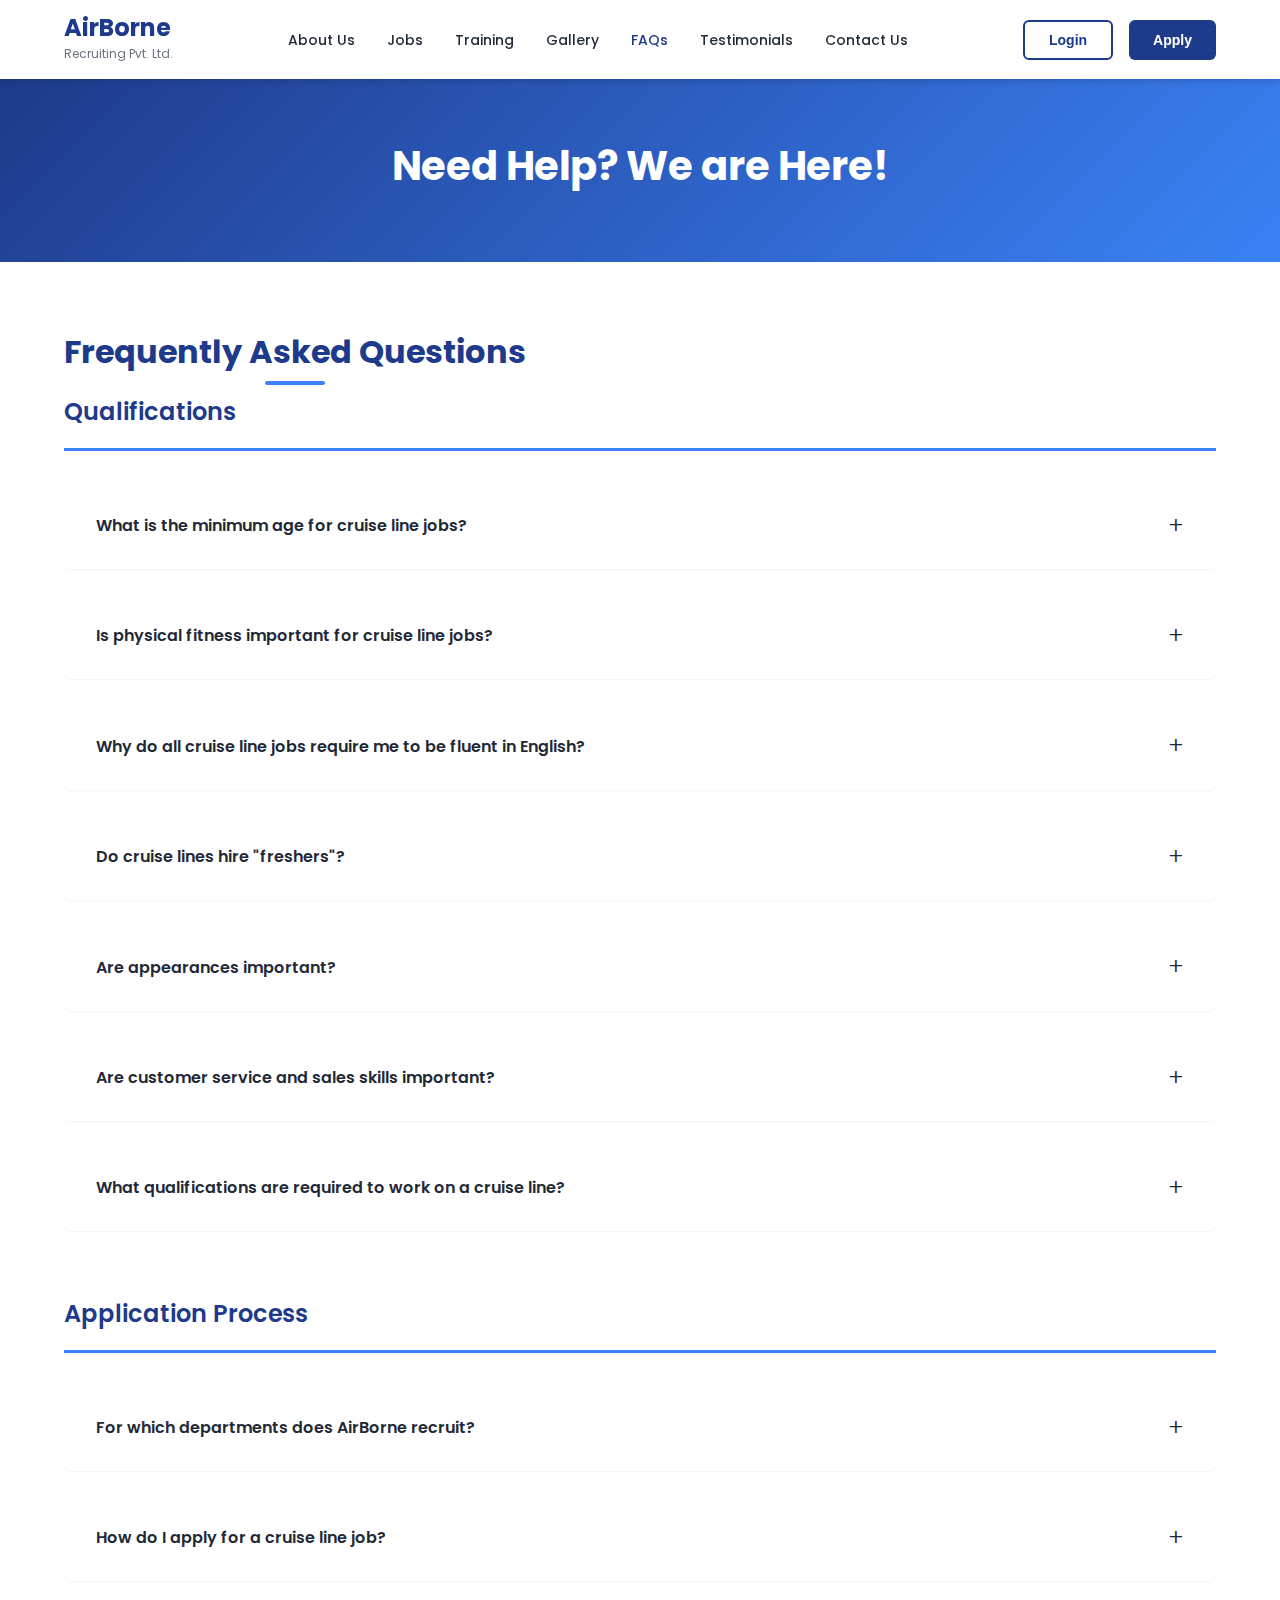
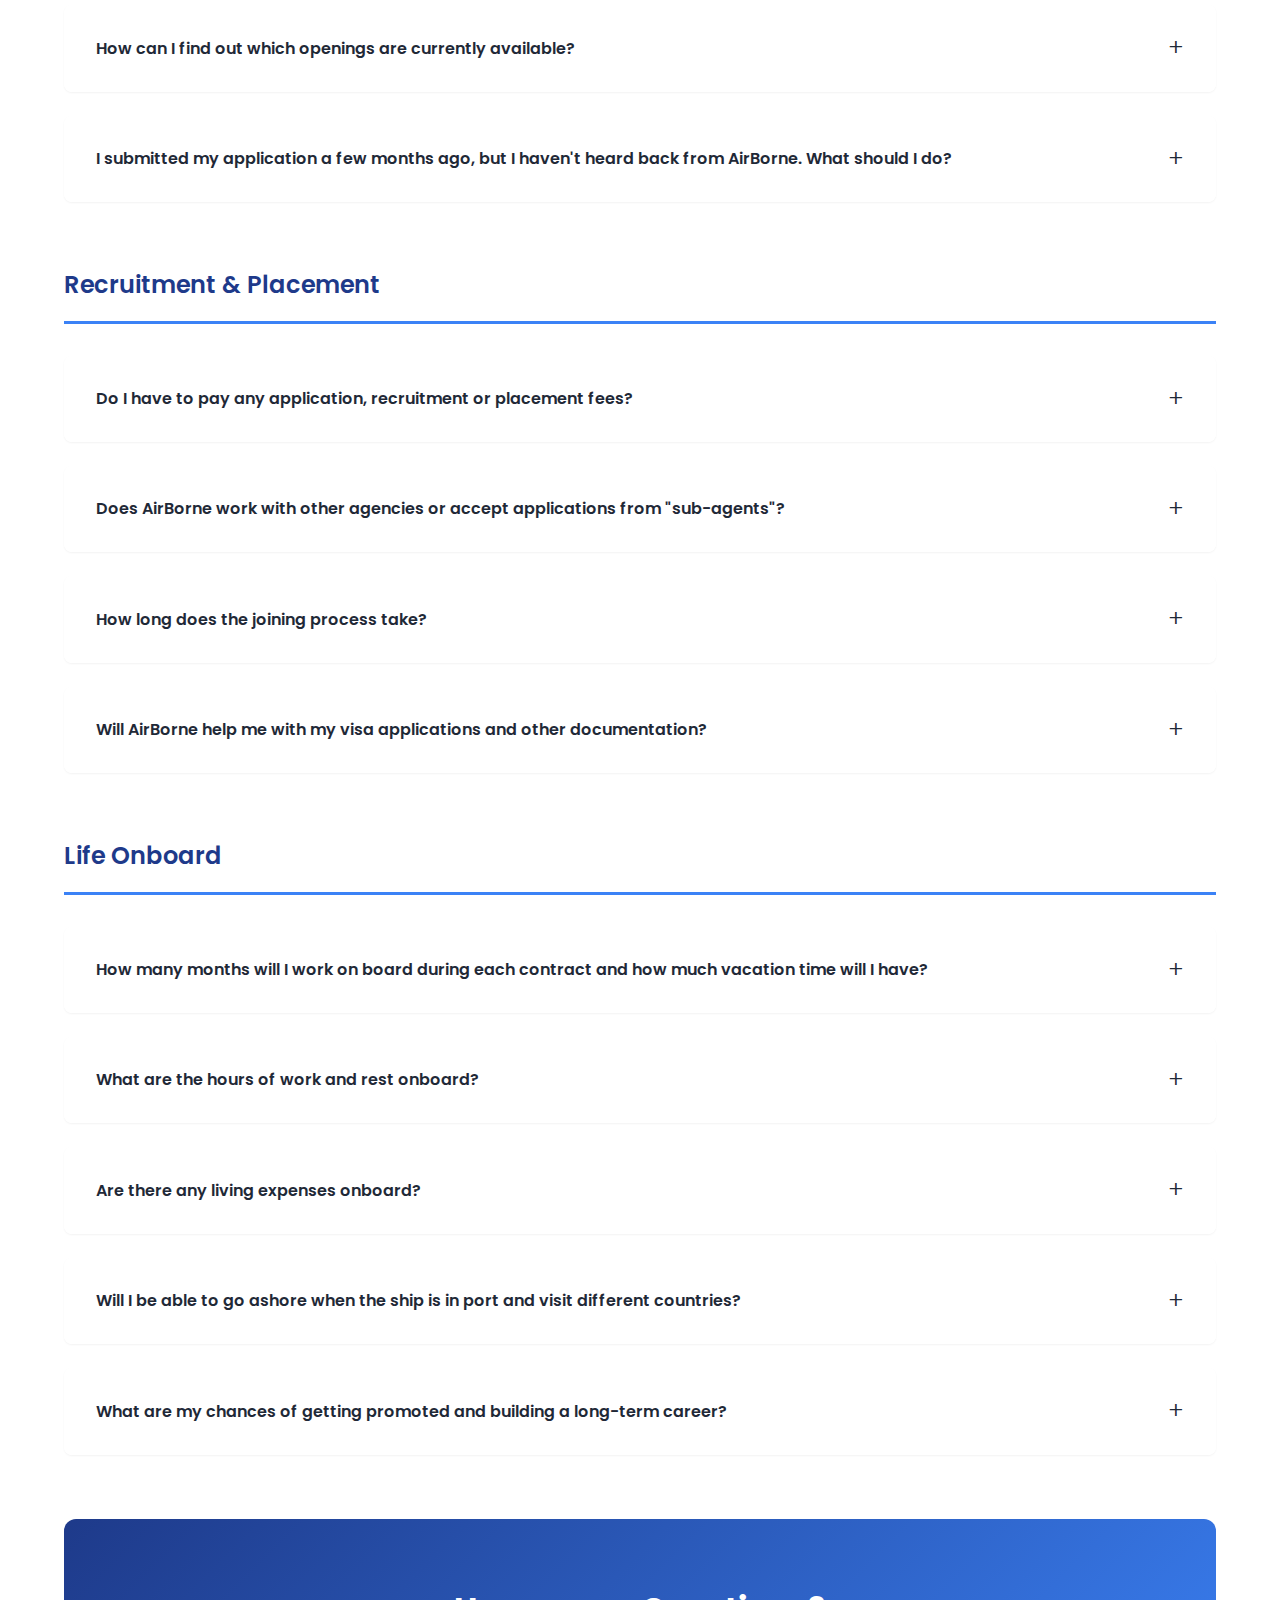
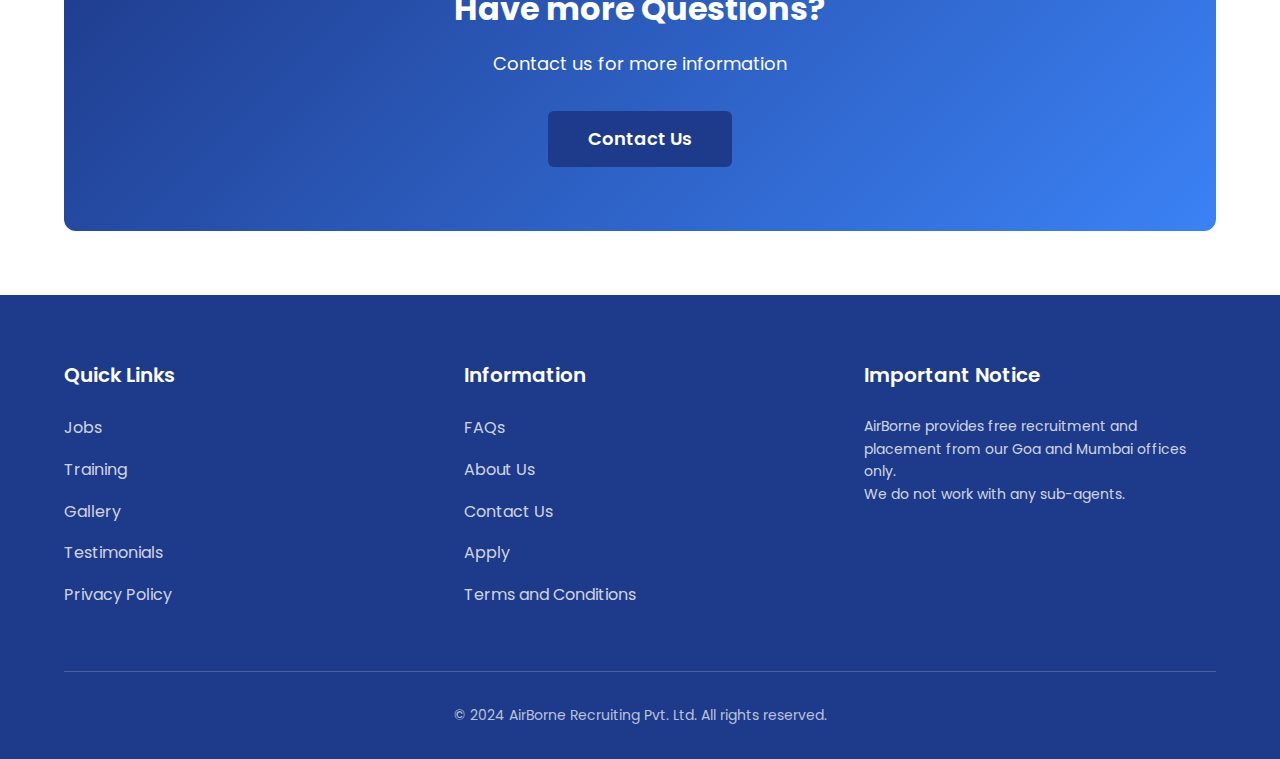
<file: website/website/faqs.html>
<!DOCTYPE html>
<html lang="en">
<head>
    <meta charset="UTF-8">
    <meta name="viewport" content="width=device-width, initial-scale=1.0">
    <title>FAQs - AirBorne Recruiting Pvt. Ltd.</title>
    <link rel="stylesheet" href="css/common.css">
    <link rel="stylesheet" href="css/faqs.css">
    <link href="https://fonts.googleapis.com/css2?family=Poppins:wght@300;400;500;600;700&display=swap" rel="stylesheet">
</head>
<body>
    <header class="header" id="header">
        <div class="container">
            <div class="header-content">
                <div class="logo">
                    <a href="index.html">
                        <h1>AirBorne</h1>
                        <span class="logo-tagline">Recruiting Pvt. Ltd.</span>
                    </a>
                </div>
                <nav class="nav" id="nav">
                    <ul class="nav-list">
                        <li><a href="about-us.html">About Us</a></li>
                        <li><a href="jobs.html">Jobs</a></li>
                        <li><a href="training.html">Training</a></li>
                        <li><a href="gallery.html">Gallery</a></li>
                        <li><a href="faqs.html" class="active">FAQs</a></li>
                        <li><a href="testimonials.html">Testimonials</a></li>
                        <li><a href="contact.html">Contact Us</a></li>
                    </ul>
                </nav>
                <div class="header-buttons">
                    <button class="btn btn-outline" id="loginBtn">Login</button>
                    <button class="btn btn-primary" id="applyBtn">Apply</button>
                </div>
                <button class="mobile-menu-toggle" id="mobileMenuToggle">
                    <span></span><span></span><span></span>
                </button>
            </div>
        </div>
    </header>

    <section class="page-header">
        <div class="container">
            <h1 class="page-title">Need Help? We are Here!</h1>
        </div>
    </section>

    <section class="section-padding">
        <div class="container">
            <h2 class="section-title">Frequently Asked Questions</h2>
            
            <div class="faq-category-section">
                <h3 class="faq-category-title">Qualifications</h3>
                <div class="faq-accordion">
                    <div class="faq-item">
                        <div class="faq-question">
                            <h4>What is the minimum age for cruise line jobs?</h4>
                            <span class="faq-icon">+</span>
                        </div>
                        <div class="faq-answer">
                            <p>Candidates must be at least twenty-one (21) years old.</p>
                        </div>
                    </div>

                    <div class="faq-item">
                        <div class="faq-question">
                            <h4>Is physical fitness important for cruise line jobs?</h4>
                            <span class="faq-icon">+</span>
                        </div>
                        <div class="faq-answer">
                            <p>All onboard jobs require crew to pass a pre-employment medical exam before joining the ship. In addition, you may need to be able to lift and move materials/objects up to a certain weight (depending on the position) on a daily basis, and you will need the stamina to work a minimum of eleven hours a day, seven days a week.</p>
                        </div>
                    </div>

                    <div class="faq-item">
                        <div class="faq-question">
                            <h4>Why do all cruise line jobs require me to be fluent in English?</h4>
                            <span class="faq-icon">+</span>
                        </div>
                        <div class="faq-answer">
                            <p>In the cruise line industry, both passengers and crew come from many different countries and speak various languages, but English is the common language for all. Crewmembers must therefore speak English fluently to communicate effectively with both passengers and fellow crew-members. English is also the language used for safety procedures.</p>
                        </div>
                    </div>

                    <div class="faq-item">
                        <div class="faq-question">
                            <h4>Do cruise lines hire "freshers"?</h4>
                            <span class="faq-icon">+</span>
                        </div>
                        <div class="faq-answer">
                            <p>No. At least one-year of experience in a five-star hotel (or the equivalent for your profession) is required for entry-level positions. For engine positions, prior experience on a minimum 10,000 GRT ship is required.</p>
                        </div>
                    </div>

                    <div class="faq-item">
                        <div class="faq-question">
                            <h4>Are appearances important?</h4>
                            <span class="faq-icon">+</span>
                        </div>
                        <div class="faq-answer">
                            <p>The successful cruise line look is well-groomed, and includes dressing in a professional manner, wearing appropriate hairstyles, jewelry, and makeup, and always being ready to smile! For many positions and companies visible tattoos and extra piercings are not allowed, and they may need to be covered or removed.</p>
                        </div>
                    </div>

                    <div class="faq-item">
                        <div class="faq-question">
                            <h4>Are customer service and sales skills important?</h4>
                            <span class="faq-icon">+</span>
                        </div>
                        <div class="faq-answer">
                            <p>All positions that involve interacting with guests require strong customer service skills, which includes: being welcoming, providing immediate service and solving problems, displaying appropriate behavior at all times, and making the cruising experience pleasurable and memorable for all guests.</p>
                        </div>
                    </div>

                    <div class="faq-item">
                        <div class="faq-question">
                            <h4>What qualifications are required to work on a cruise line?</h4>
                            <span class="faq-icon">+</span>
                        </div>
                        <div class="faq-answer">
                            <p>Appropriate qualification in your profession is a must. Please see our <a href="jobs.html">Jobs section</a> for required qualifications for current vacancies.</p>
                        </div>
                    </div>
                </div>
            </div>

            <div class="faq-category-section">
                <h3 class="faq-category-title">Application Process</h3>
                <div class="faq-accordion">
                    <div class="faq-item">
                        <div class="faq-question">
                            <h4>For which departments does AirBorne recruit?</h4>
                            <span class="faq-icon">+</span>
                        </div>
                        <div class="faq-answer">
                            <p>We recruit for all onboard departments, including: Culinary, Housekeeping, Bar, Restaurant, Deck, Engine, Hotel, Casino, Photography, Retail and Spa.</p>
                        </div>
                    </div>

                    <div class="faq-item">
                        <div class="faq-question">
                            <h4>How do I apply for a cruise line job?</h4>
                            <span class="faq-icon">+</span>
                        </div>
                        <div class="faq-answer">
                            <p>Please click on the Apply button and complete the application form. In addition to filling your basic information, you will need to upload a photo and your resume. After submitting your application, you will receive an automated email mentioning your resume ID number.</p>
                        </div>
                    </div>

                    <div class="faq-item">
                        <div class="faq-question">
                            <h4>How can I find out which openings are currently available?</h4>
                            <span class="faq-icon">+</span>
                        </div>
                        <div class="faq-answer">
                            <p>We post our most urgent openings on Instagram, Facebook, & LinkedIn, so please follow us for updates. However, we recruit for a wide range of openings year round and may not list all of them online.</p>
                        </div>
                    </div>

                    <div class="faq-item">
                        <div class="faq-question">
                            <h4>I submitted my application a few months ago, but I haven't heard back from AirBorne. What should I do?</h4>
                            <span class="faq-icon">+</span>
                        </div>
                        <div class="faq-answer">
                            <p>We keep all applications on file and will contact you when a suitable position becomes available. Please make sure to update your application periodically and ensure your contact information is current.</p>
                        </div>
                    </div>
                </div>
            </div>

            <div class="faq-category-section">
                <h3 class="faq-category-title">Recruitment & Placement</h3>
                <div class="faq-accordion">
                    <div class="faq-item">
                        <div class="faq-question">
                            <h4>Do I have to pay any application, recruitment or placement fees?</h4>
                            <span class="faq-icon">+</span>
                        </div>
                        <div class="faq-answer">
                            <p>No. AirBorne's application and placement process is free of charge and open to all genuine candidates.</p>
                        </div>
                    </div>

                    <div class="faq-item">
                        <div class="faq-question">
                            <h4>Does AirBorne work with other agencies or accept applications from "sub-agents"?</h4>
                            <span class="faq-icon">+</span>
                        </div>
                        <div class="faq-answer">
                            <p>No. AirBorne has not authorised any other person or agency to act on our behalf, and will not consider any applications submitted through other "agents."</p>
                        </div>
                    </div>

                    <div class="faq-item">
                        <div class="faq-question">
                            <h4>How long does the joining process take?</h4>
                            <span class="faq-icon">+</span>
                        </div>
                        <div class="faq-answer">
                            <p>The joining process typically takes 6-8 weeks from the time of your job offer, depending on various factors including documentation, medical clearance, and visa processing.</p>
                        </div>
                    </div>

                    <div class="faq-item">
                        <div class="faq-question">
                            <h4>Will AirBorne help me with my visa applications and other documentation?</h4>
                            <span class="faq-icon">+</span>
                        </div>
                        <div class="faq-answer">
                            <p>Yes, our fleet management team will guide you through all documentation requirements and assist with visa applications.</p>
                        </div>
                    </div>
                </div>
            </div>

            <div class="faq-category-section">
                <h3 class="faq-category-title">Life Onboard</h3>
                <div class="faq-accordion">
                    <div class="faq-item">
                        <div class="faq-question">
                            <h4>How many months will I work on board during each contract and how much vacation time will I have?</h4>
                            <span class="faq-icon">+</span>
                        </div>
                        <div class="faq-answer">
                            <p>Contract lengths vary by cruise line and position, typically ranging from 4-9 months. Vacation periods are usually equal to or slightly less than the contract duration.</p>
                        </div>
                    </div>

                    <div class="faq-item">
                        <div class="faq-question">
                            <h4>What are the hours of work and rest onboard?</h4>
                            <span class="faq-icon">+</span>
                        </div>
                        <div class="faq-answer">
                            <p>Crew typically work 10-12 hours per day, 7 days a week. Work schedules are designed to comply with maritime labor regulations ensuring adequate rest periods.</p>
                        </div>
                    </div>

                    <div class="faq-item">
                        <div class="faq-question">
                            <h4>Are there any living expenses onboard?</h4>
                            <span class="faq-icon">+</span>
                        </div>
                        <div class="faq-answer">
                            <p>Your accommodation and meals are provided free of charge. Personal expenses like communication, laundry (in some positions), and personal purchases are at your own cost.</p>
                        </div>
                    </div>

                    <div class="faq-item">
                        <div class="faq-question">
                            <h4>Will I be able to go ashore when the ship is in port and visit different countries?</h4>
                            <span class="faq-icon">+</span>
                        </div>
                        <div class="faq-answer">
                            <p>Yes, when your work schedule permits and you have the necessary documents, you can go ashore and explore ports of call.</p>
                        </div>
                    </div>

                    <div class="faq-item">
                        <div class="faq-question">
                            <h4>What are my chances of getting promoted and building a long-term career?</h4>
                            <span class="faq-icon">+</span>
                        </div>
                        <div class="faq-answer">
                            <p>Promotions are based on performance, not seniority. If you are talented, hard-working, eager to learn and a good team player with a positive attitude, you will be able to advance quickly.</p>
                        </div>
                    </div>
                </div>
            </div>

            <div class="cta-box mt-5">
                <h2>Have more Questions?</h2>
                <p>Contact us for more information</p>
                <a href="contact.html" class="btn btn-primary btn-lg">Contact Us</a>
            </div>
        </div>
    </section>

    <footer class="footer">
        <div class="container">
            <div class="footer-content">
                <div class="footer-col">
                    <h4>Quick Links</h4>
                    <ul>
                        <li><a href="jobs.html">Jobs</a></li>
                        <li><a href="training.html">Training</a></li>
                        <li><a href="gallery.html">Gallery</a></li>
                        <li><a href="testimonials.html">Testimonials</a></li>
                        <li><a href="#">Privacy Policy</a></li>
                    </ul>
                </div>
                <div class="footer-col">
                    <h4>Information</h4>
                    <ul>
                        <li><a href="faqs.html">FAQs</a></li>
                        <li><a href="about-us.html">About Us</a></li>
                        <li><a href="contact.html">Contact Us</a></li>
                        <li><a href="#" id="footerApplyBtn">Apply</a></li>
                        <li><a href="#">Terms and Conditions</a></li>
                    </ul>
                </div>
                <div class="footer-col">
                    <h4>Important Notice</h4>
                    <p>AirBorne provides free recruitment and placement from our Goa and Mumbai offices only.</p>
                    <p>We do not work with any sub-agents.</p>
                </div>
            </div>
            <div class="footer-bottom">
                <p>&copy; 2024 AirBorne Recruiting Pvt. Ltd. All rights reserved.</p>
            </div>
        </div>
    </footer>

    <div class="modal" id="loginModal">
        <div class="modal-content">
            <span class="modal-close" id="loginClose">&times;</span>
            <h2>Login</h2>
            <form class="modal-form">
                <div class="form-group">
                    <label for="loginEmail">Email</label>
                    <input type="email" id="loginEmail" required>
                </div>
                <div class="form-group">
                    <label for="loginPassword">Password</label>
                    <input type="password" id="loginPassword" required>
                </div>
                <button type="submit" class="btn btn-primary btn-full">Login</button>
                <a href="#" class="forgot-password" id="forgotPasswordLink">Forgot Password?</a>
                <p class="modal-footer-text">New User? <a href="#" id="showSignup">Apply Now</a></p>
            </form>
        </div>
    </div>

    <div class="modal" id="signupModal">
        <div class="modal-content">
            <span class="modal-close" id="signupClose">&times;</span>
            <h2>Sign Up</h2>
            <form class="modal-form">
                <div class="form-group">
                    <label for="signupName">Full Name</label>
                    <input type="text" id="signupName" required>
                </div>
                <div class="form-group">
                    <label for="signupEmail">Email</label>
                    <input type="email" id="signupEmail" required>
                </div>
                <div class="form-group">
                    <label for="signupPassword">Password</label>
                    <input type="password" id="signupPassword" required>
                </div>
                <div class="form-group">
                    <label for="signupPhone">Phone Number</label>
                    <input type="tel" id="signupPhone" required>
                </div>
                <div class="form-group checkbox-group">
                    <input type="checkbox" id="termsCheck" required>
                    <label for="termsCheck">I agree to the <a href="#">Terms and Conditions</a> and <a href="#">Privacy Policy</a></label>
                </div>
                <button type="submit" class="btn btn-primary btn-full">Sign Up</button>
                <p class="modal-footer-text">Existing User? <a href="#" id="showLogin">Log In</a></p>
            </form>
        </div>
    </div>

    <div class="modal" id="forgotPasswordModal">
        <div class="modal-content">
            <span class="modal-close" id="forgotClose">&times;</span>
            <h2>Forgot Password</h2>
            <form class="modal-form">
                <p>Enter your email address and we'll send you a link to reset your password.</p>
                <div class="form-group">
                    <label for="forgotEmail">Email</label>
                    <input type="email" id="forgotEmail" required>
                </div>
                <button type="submit" class="btn btn-primary btn-full">Reset Password</button>
                <p class="modal-footer-text"><a href="#" id="backToLogin">Back to Login</a></p>
            </form>
        </div>
    </div>

    <script src="script.js"></script>
    <script src="faqs.js"></script>
</body>
</html>
</file>
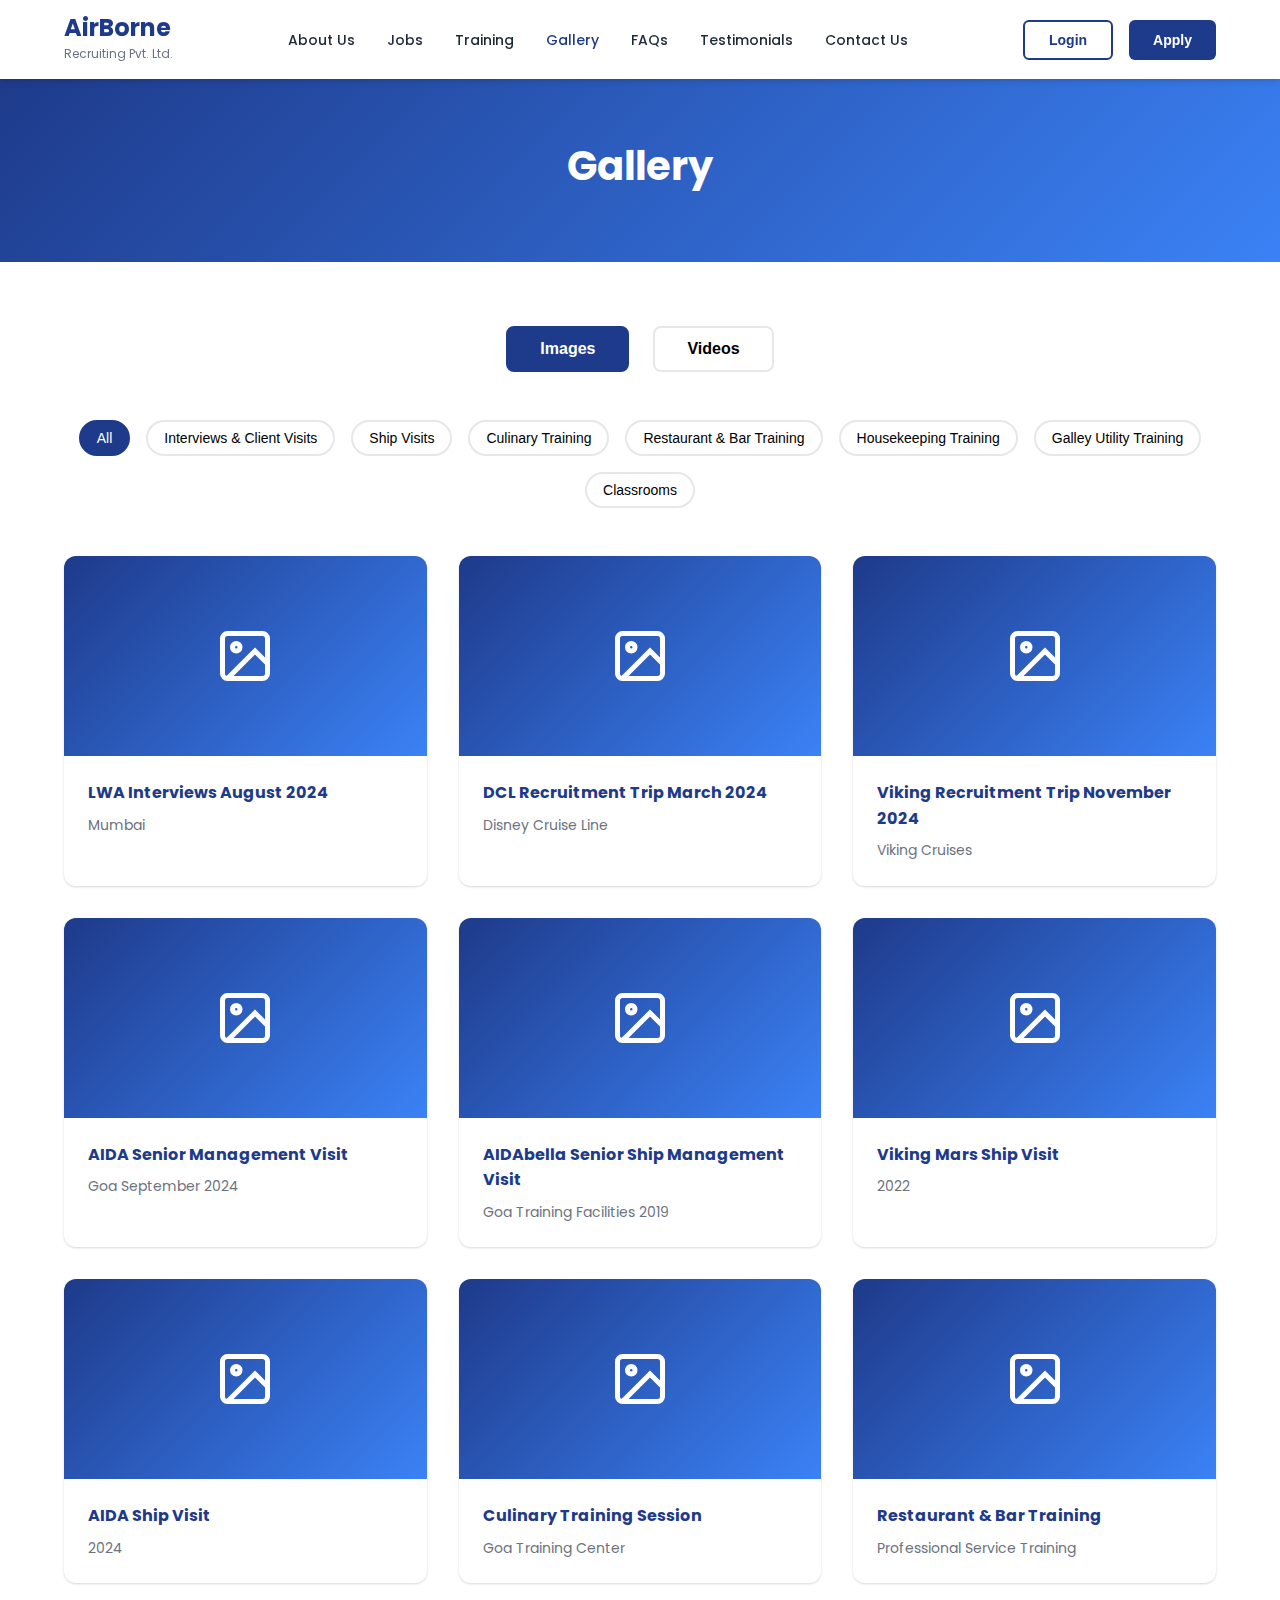
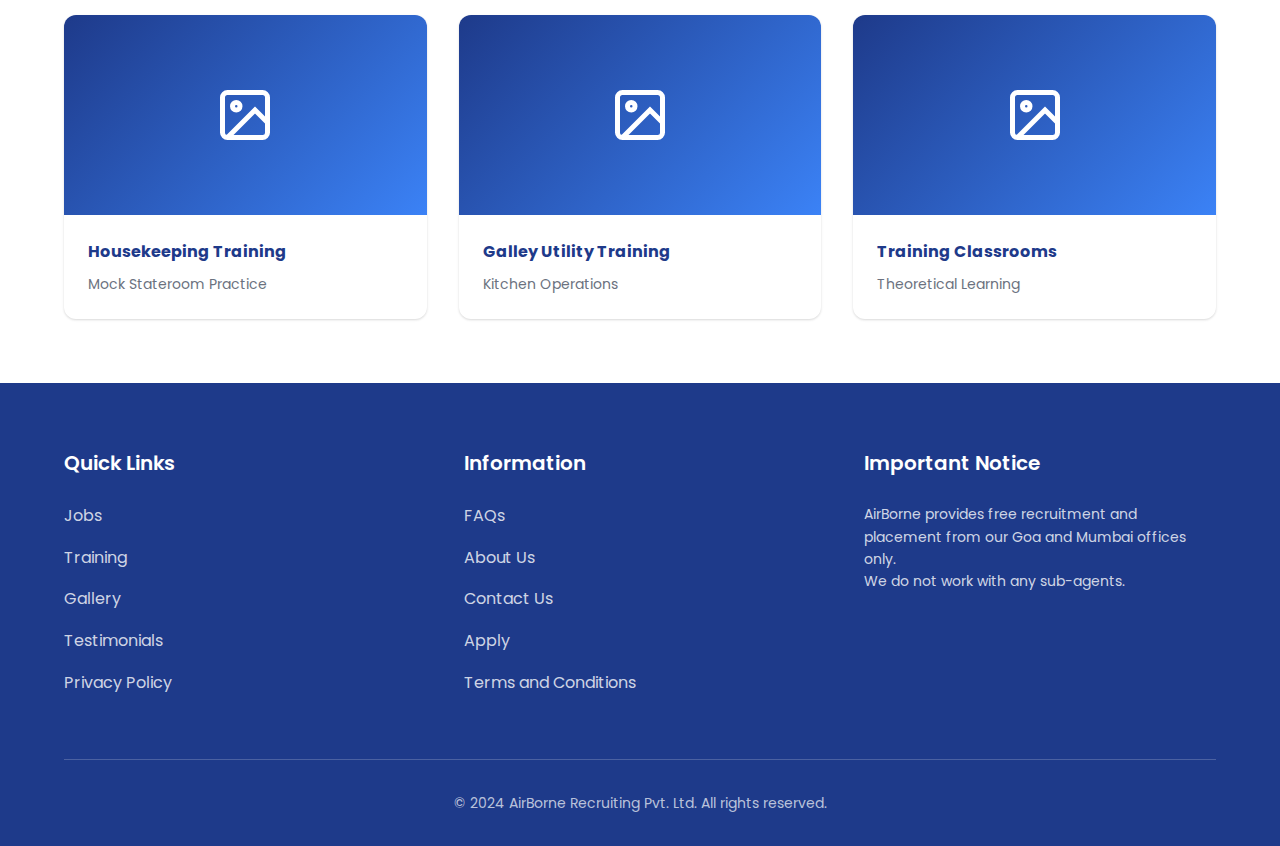
<file: website/website/gallery.html>
<!DOCTYPE html>
<html lang="en">
<head>
    <meta charset="UTF-8">
    <meta name="viewport" content="width=device-width, initial-scale=1.0">
    <title>Gallery - AirBorne Recruiting Pvt. Ltd.</title>
    <link rel="stylesheet" href="css/common.css">
    <link rel="stylesheet" href="css/gallery.css">
    <link href="https://fonts.googleapis.com/css2?family=Poppins:wght@300;400;500;600;700&display=swap" rel="stylesheet">
</head>
<body>
    <header class="header" id="header">
        <div class="container">
            <div class="header-content">
                <div class="logo">
                    <a href="index.html">
                        <h1>AirBorne</h1>
                        <span class="logo-tagline">Recruiting Pvt. Ltd.</span>
                    </a>
                </div>
                <nav class="nav" id="nav">
                    <ul class="nav-list">
                        <li><a href="about-us.html">About Us</a></li>
                        <li><a href="jobs.html">Jobs</a></li>
                        <li><a href="training.html">Training</a></li>
                        <li><a href="gallery.html" class="active">Gallery</a></li>
                        <li><a href="faqs.html">FAQs</a></li>
                        <li><a href="testimonials.html">Testimonials</a></li>
                        <li><a href="contact.html">Contact Us</a></li>
                    </ul>
                </nav>
                <div class="header-buttons">
                    <button class="btn btn-outline" id="loginBtn">Login</button>
                    <button class="btn btn-primary" id="applyBtn">Apply</button>
                </div>
                <button class="mobile-menu-toggle" id="mobileMenuToggle">
                    <span></span><span></span><span></span>
                </button>
            </div>
        </div>
    </header>

    <section class="page-header">
        <div class="container">
            <h1 class="page-title">Gallery</h1>
        </div>
    </section>

    <section class="section-padding">
        <div class="container">
            <div class="gallery-tabs">
                <button class="gallery-tab active" data-tab="images">Images</button>
                <button class="gallery-tab" data-tab="videos">Videos</button>
            </div>

            <div class="gallery-categories">
                <button class="gallery-category-btn active" data-category="all">All</button>
                <button class="gallery-category-btn" data-category="interviews">Interviews & Client Visits</button>
                <button class="gallery-category-btn" data-category="ship-visits">Ship Visits</button>
                <button class="gallery-category-btn" data-category="culinary">Culinary Training</button>
                <button class="gallery-category-btn" data-category="restaurant">Restaurant & Bar Training</button>
                <button class="gallery-category-btn" data-category="housekeeping">Housekeeping Training</button>
                <button class="gallery-category-btn" data-category="galley">Galley Utility Training</button>
                <button class="gallery-category-btn" data-category="classrooms">Classrooms</button>
            </div>

            <div class="gallery-grid" id="galleryGrid">
                <!-- Interview Images -->
                <div class="gallery-item" data-category="interviews">
                    <div class="gallery-placeholder">
                        <svg xmlns="http://www.w3.org/2000/svg" width="60" height="60" viewBox="0 0 24 24" fill="none" stroke="currentColor" stroke-width="2">
                            <rect x="3" y="3" width="18" height="18" rx="2" ry="2"></rect>
                            <circle cx="8.5" cy="8.5" r="1.5"></circle>
                            <polyline points="21 15 16 10 5 21"></polyline>
                        </svg>
                    </div>
                    <div class="gallery-caption">
                        <h4>LWA Interviews August 2024</h4>
                        <p>Mumbai</p>
                    </div>
                </div>

                <div class="gallery-item" data-category="interviews">
                    <div class="gallery-placeholder">
                        <svg xmlns="http://www.w3.org/2000/svg" width="60" height="60" viewBox="0 0 24 24" fill="none" stroke="currentColor" stroke-width="2">
                            <rect x="3" y="3" width="18" height="18" rx="2" ry="2"></rect>
                            <circle cx="8.5" cy="8.5" r="1.5"></circle>
                            <polyline points="21 15 16 10 5 21"></polyline>
                        </svg>
                    </div>
                    <div class="gallery-caption">
                        <h4>DCL Recruitment Trip March 2024</h4>
                        <p>Disney Cruise Line</p>
                    </div>
                </div>

                <div class="gallery-item" data-category="interviews">
                    <div class="gallery-placeholder">
                        <svg xmlns="http://www.w3.org/2000/svg" width="60" height="60" viewBox="0 0 24 24" fill="none" stroke="currentColor" stroke-width="2">
                            <rect x="3" y="3" width="18" height="18" rx="2" ry="2"></rect>
                            <circle cx="8.5" cy="8.5" r="1.5"></circle>
                            <polyline points="21 15 16 10 5 21"></polyline>
                        </svg>
                    </div>
                    <div class="gallery-caption">
                        <h4>Viking Recruitment Trip November 2024</h4>
                        <p>Viking Cruises</p>
                    </div>
                </div>

                <div class="gallery-item" data-category="interviews">
                    <div class="gallery-placeholder">
                        <svg xmlns="http://www.w3.org/2000/svg" width="60" height="60" viewBox="0 0 24 24" fill="none" stroke="currentColor" stroke-width="2">
                            <rect x="3" y="3" width="18" height="18" rx="2" ry="2"></rect>
                            <circle cx="8.5" cy="8.5" r="1.5"></circle>
                            <polyline points="21 15 16 10 5 21"></polyline>
                        </svg>
                    </div>
                    <div class="gallery-caption">
                        <h4>AIDA Senior Management Visit</h4>
                        <p>Goa September 2024</p>
                    </div>
                </div>

                <!-- Ship Visit Images -->
                <div class="gallery-item" data-category="ship-visits">
                    <div class="gallery-placeholder">
                        <svg xmlns="http://www.w3.org/2000/svg" width="60" height="60" viewBox="0 0 24 24" fill="none" stroke="currentColor" stroke-width="2">
                            <rect x="3" y="3" width="18" height="18" rx="2" ry="2"></rect>
                            <circle cx="8.5" cy="8.5" r="1.5"></circle>
                            <polyline points="21 15 16 10 5 21"></polyline>
                        </svg>
                    </div>
                    <div class="gallery-caption">
                        <h4>AIDAbella Senior Ship Management Visit</h4>
                        <p>Goa Training Facilities 2019</p>
                    </div>
                </div>

                <div class="gallery-item" data-category="ship-visits">
                    <div class="gallery-placeholder">
                        <svg xmlns="http://www.w3.org/2000/svg" width="60" height="60" viewBox="0 0 24 24" fill="none" stroke="currentColor" stroke-width="2">
                            <rect x="3" y="3" width="18" height="18" rx="2" ry="2"></rect>
                            <circle cx="8.5" cy="8.5" r="1.5"></circle>
                            <polyline points="21 15 16 10 5 21"></polyline>
                        </svg>
                    </div>
                    <div class="gallery-caption">
                        <h4>Viking Mars Ship Visit</h4>
                        <p>2022</p>
                    </div>
                </div>

                <div class="gallery-item" data-category="ship-visits">
                    <div class="gallery-placeholder">
                        <svg xmlns="http://www.w3.org/2000/svg" width="60" height="60" viewBox="0 0 24 24" fill="none" stroke="currentColor" stroke-width="2">
                            <rect x="3" y="3" width="18" height="18" rx="2" ry="2"></rect>
                            <circle cx="8.5" cy="8.5" r="1.5"></circle>
                            <polyline points="21 15 16 10 5 21"></polyline>
                        </svg>
                    </div>
                    <div class="gallery-caption">
                        <h4>AIDA Ship Visit</h4>
                        <p>2024</p>
                    </div>
                </div>

                <!-- Training Images -->
                <div class="gallery-item" data-category="culinary">
                    <div class="gallery-placeholder">
                        <svg xmlns="http://www.w3.org/2000/svg" width="60" height="60" viewBox="0 0 24 24" fill="none" stroke="currentColor" stroke-width="2">
                            <rect x="3" y="3" width="18" height="18" rx="2" ry="2"></rect>
                            <circle cx="8.5" cy="8.5" r="1.5"></circle>
                            <polyline points="21 15 16 10 5 21"></polyline>
                        </svg>
                    </div>
                    <div class="gallery-caption">
                        <h4>Culinary Training Session</h4>
                        <p>Goa Training Center</p>
                    </div>
                </div>

                <div class="gallery-item" data-category="restaurant">
                    <div class="gallery-placeholder">
                        <svg xmlns="http://www.w3.org/2000/svg" width="60" height="60" viewBox="0 0 24 24" fill="none" stroke="currentColor" stroke-width="2">
                            <rect x="3" y="3" width="18" height="18" rx="2" ry="2"></rect>
                            <circle cx="8.5" cy="8.5" r="1.5"></circle>
                            <polyline points="21 15 16 10 5 21"></polyline>
                        </svg>
                    </div>
                    <div class="gallery-caption">
                        <h4>Restaurant & Bar Training</h4>
                        <p>Professional Service Training</p>
                    </div>
                </div>

                <div class="gallery-item" data-category="housekeeping">
                    <div class="gallery-placeholder">
                        <svg xmlns="http://www.w3.org/2000/svg" width="60" height="60" viewBox="0 0 24 24" fill="none" stroke="currentColor" stroke-width="2">
                            <rect x="3" y="3" width="18" height="18" rx="2" ry="2"></rect>
                            <circle cx="8.5" cy="8.5" r="1.5"></circle>
                            <polyline points="21 15 16 10 5 21"></polyline>
                        </svg>
                    </div>
                    <div class="gallery-caption">
                        <h4>Housekeeping Training</h4>
                        <p>Mock Stateroom Practice</p>
                    </div>
                </div>

                <div class="gallery-item" data-category="galley">
                    <div class="gallery-placeholder">
                        <svg xmlns="http://www.w3.org/2000/svg" width="60" height="60" viewBox="0 0 24 24" fill="none" stroke="currentColor" stroke-width="2">
                            <rect x="3" y="3" width="18" height="18" rx="2" ry="2"></rect>
                            <circle cx="8.5" cy="8.5" r="1.5"></circle>
                            <polyline points="21 15 16 10 5 21"></polyline>
                        </svg>
                    </div>
                    <div class="gallery-caption">
                        <h4>Galley Utility Training</h4>
                        <p>Kitchen Operations</p>
                    </div>
                </div>

                <div class="gallery-item" data-category="classrooms">
                    <div class="gallery-placeholder">
                        <svg xmlns="http://www.w3.org/2000/svg" width="60" height="60" viewBox="0 0 24 24" fill="none" stroke="currentColor" stroke-width="2">
                            <rect x="3" y="3" width="18" height="18" rx="2" ry="2"></rect>
                            <circle cx="8.5" cy="8.5" r="1.5"></circle>
                            <polyline points="21 15 16 10 5 21"></polyline>
                        </svg>
                    </div>
                    <div class="gallery-caption">
                        <h4>Training Classrooms</h4>
                        <p>Theoretical Learning</p>
                    </div>
                </div>
            </div>
        </div>
    </section>

    <!-- Lightbox -->
    <div class="lightbox" id="lightbox">
        <span class="lightbox-close">&times;</span>
        <div class="lightbox-content">
            <div class="lightbox-image-placeholder">
                <svg xmlns="http://www.w3.org/2000/svg" width="120" height="120" viewBox="0 0 24 24" fill="none" stroke="currentColor" stroke-width="2">
                    <rect x="3" y="3" width="18" height="18" rx="2" ry="2"></rect>
                    <circle cx="8.5" cy="8.5" r="1.5"></circle>
                    <polyline points="21 15 16 10 5 21"></polyline>
                </svg>
            </div>
            <div class="lightbox-caption"></div>
        </div>
        <button class="lightbox-prev">&#10094;</button>
        <button class="lightbox-next">&#10095;</button>
    </div>

    <footer class="footer">
        <div class="container">
            <div class="footer-content">
                <div class="footer-col">
                    <h4>Quick Links</h4>
                    <ul>
                        <li><a href="jobs.html">Jobs</a></li>
                        <li><a href="training.html">Training</a></li>
                        <li><a href="gallery.html">Gallery</a></li>
                        <li><a href="testimonials.html">Testimonials</a></li>
                        <li><a href="#">Privacy Policy</a></li>
                    </ul>
                </div>
                <div class="footer-col">
                    <h4>Information</h4>
                    <ul>
                        <li><a href="faqs.html">FAQs</a></li>
                        <li><a href="about-us.html">About Us</a></li>
                        <li><a href="contact.html">Contact Us</a></li>
                        <li><a href="#" id="footerApplyBtn">Apply</a></li>
                        <li><a href="#">Terms and Conditions</a></li>
                    </ul>
                </div>
                <div class="footer-col">
                    <h4>Important Notice</h4>
                    <p>AirBorne provides free recruitment and placement from our Goa and Mumbai offices only.</p>
                    <p>We do not work with any sub-agents.</p>
                </div>
            </div>
            <div class="footer-bottom">
                <p>&copy; 2024 AirBorne Recruiting Pvt. Ltd. All rights reserved.</p>
            </div>
        </div>
    </footer>

    <div class="modal" id="loginModal">
        <div class="modal-content">
            <span class="modal-close" id="loginClose">&times;</span>
            <h2>Login</h2>
            <form class="modal-form">
                <div class="form-group">
                    <label for="loginEmail">Email</label>
                    <input type="email" id="loginEmail" required>
                </div>
                <div class="form-group">
                    <label for="loginPassword">Password</label>
                    <input type="password" id="loginPassword" required>
                </div>
                <button type="submit" class="btn btn-primary btn-full">Login</button>
                <a href="#" class="forgot-password" id="forgotPasswordLink">Forgot Password?</a>
                <p class="modal-footer-text">New User? <a href="#" id="showSignup">Apply Now</a></p>
            </form>
        </div>
    </div>

    <div class="modal" id="signupModal">
        <div class="modal-content">
            <span class="modal-close" id="signupClose">&times;</span>
            <h2>Sign Up</h2>
            <form class="modal-form">
                <div class="form-group">
                    <label for="signupName">Full Name</label>
                    <input type="text" id="signupName" required>
                </div>
                <div class="form-group">
                    <label for="signupEmail">Email</label>
                    <input type="email" id="signupEmail" required>
                </div>
                <div class="form-group">
                    <label for="signupPassword">Password</label>
                    <input type="password" id="signupPassword" required>
                </div>
                <div class="form-group">
                    <label for="signupPhone">Phone Number</label>
                    <input type="tel" id="signupPhone" required>
                </div>
                <div class="form-group checkbox-group">
                    <input type="checkbox" id="termsCheck" required>
                    <label for="termsCheck">I agree to the <a href="#">Terms and Conditions</a> and <a href="#">Privacy Policy</a></label>
                </div>
                <button type="submit" class="btn btn-primary btn-full">Sign Up</button>
                <p class="modal-footer-text">Existing User? <a href="#" id="showLogin">Log In</a></p>
            </form>
        </div>
    </div>

    <div class="modal" id="forgotPasswordModal">
        <div class="modal-content">
            <span class="modal-close" id="forgotClose">&times;</span>
            <h2>Forgot Password</h2>
            <form class="modal-form">
                <p>Enter your email address and we'll send you a link to reset your password.</p>
                <div class="form-group">
                    <label for="forgotEmail">Email</label>
                    <input type="email" id="forgotEmail" required>
                </div>
                <button type="submit" class="btn btn-primary btn-full">Reset Password</button>
                <p class="modal-footer-text"><a href="#" id="backToLogin">Back to Login</a></p>
            </form>
        </div>
    </div>

    <script src="script.js"></script>
    <script src="gallery.js"></script>
</body>
</html>
</file>
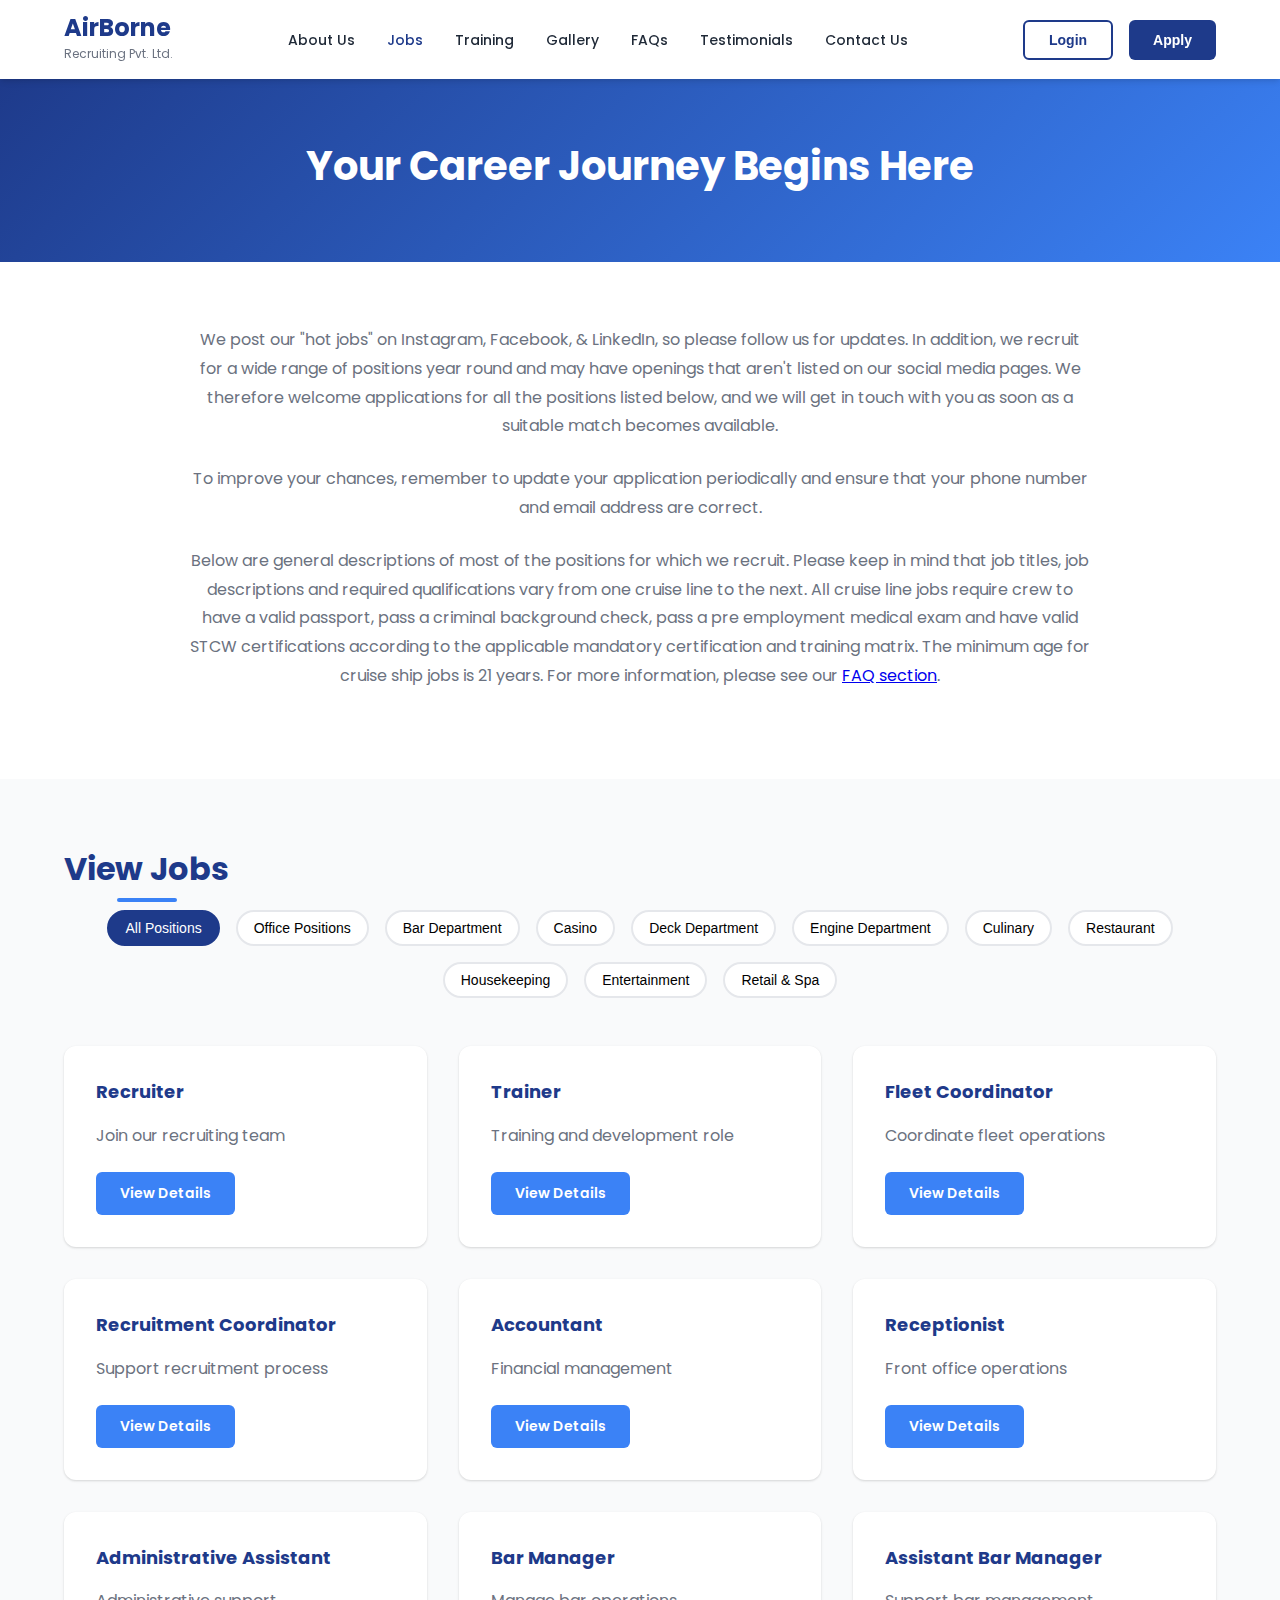
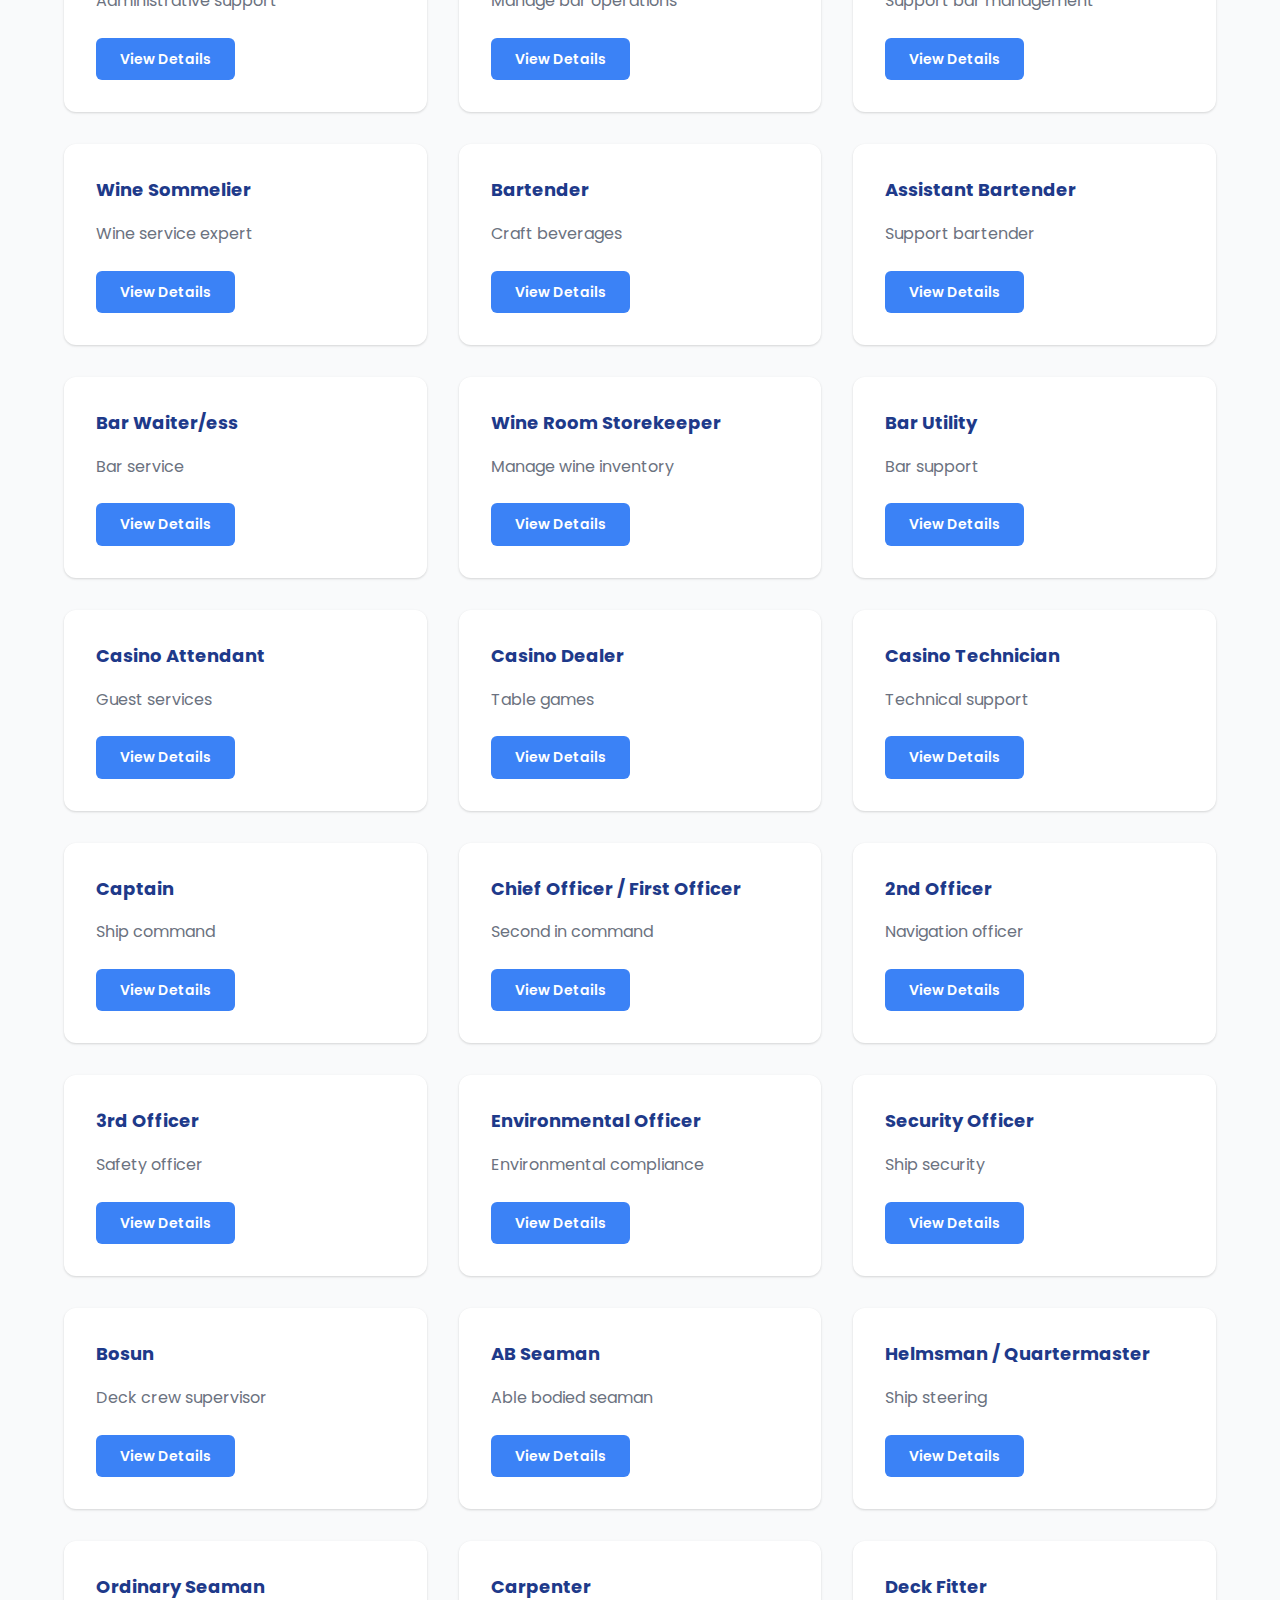
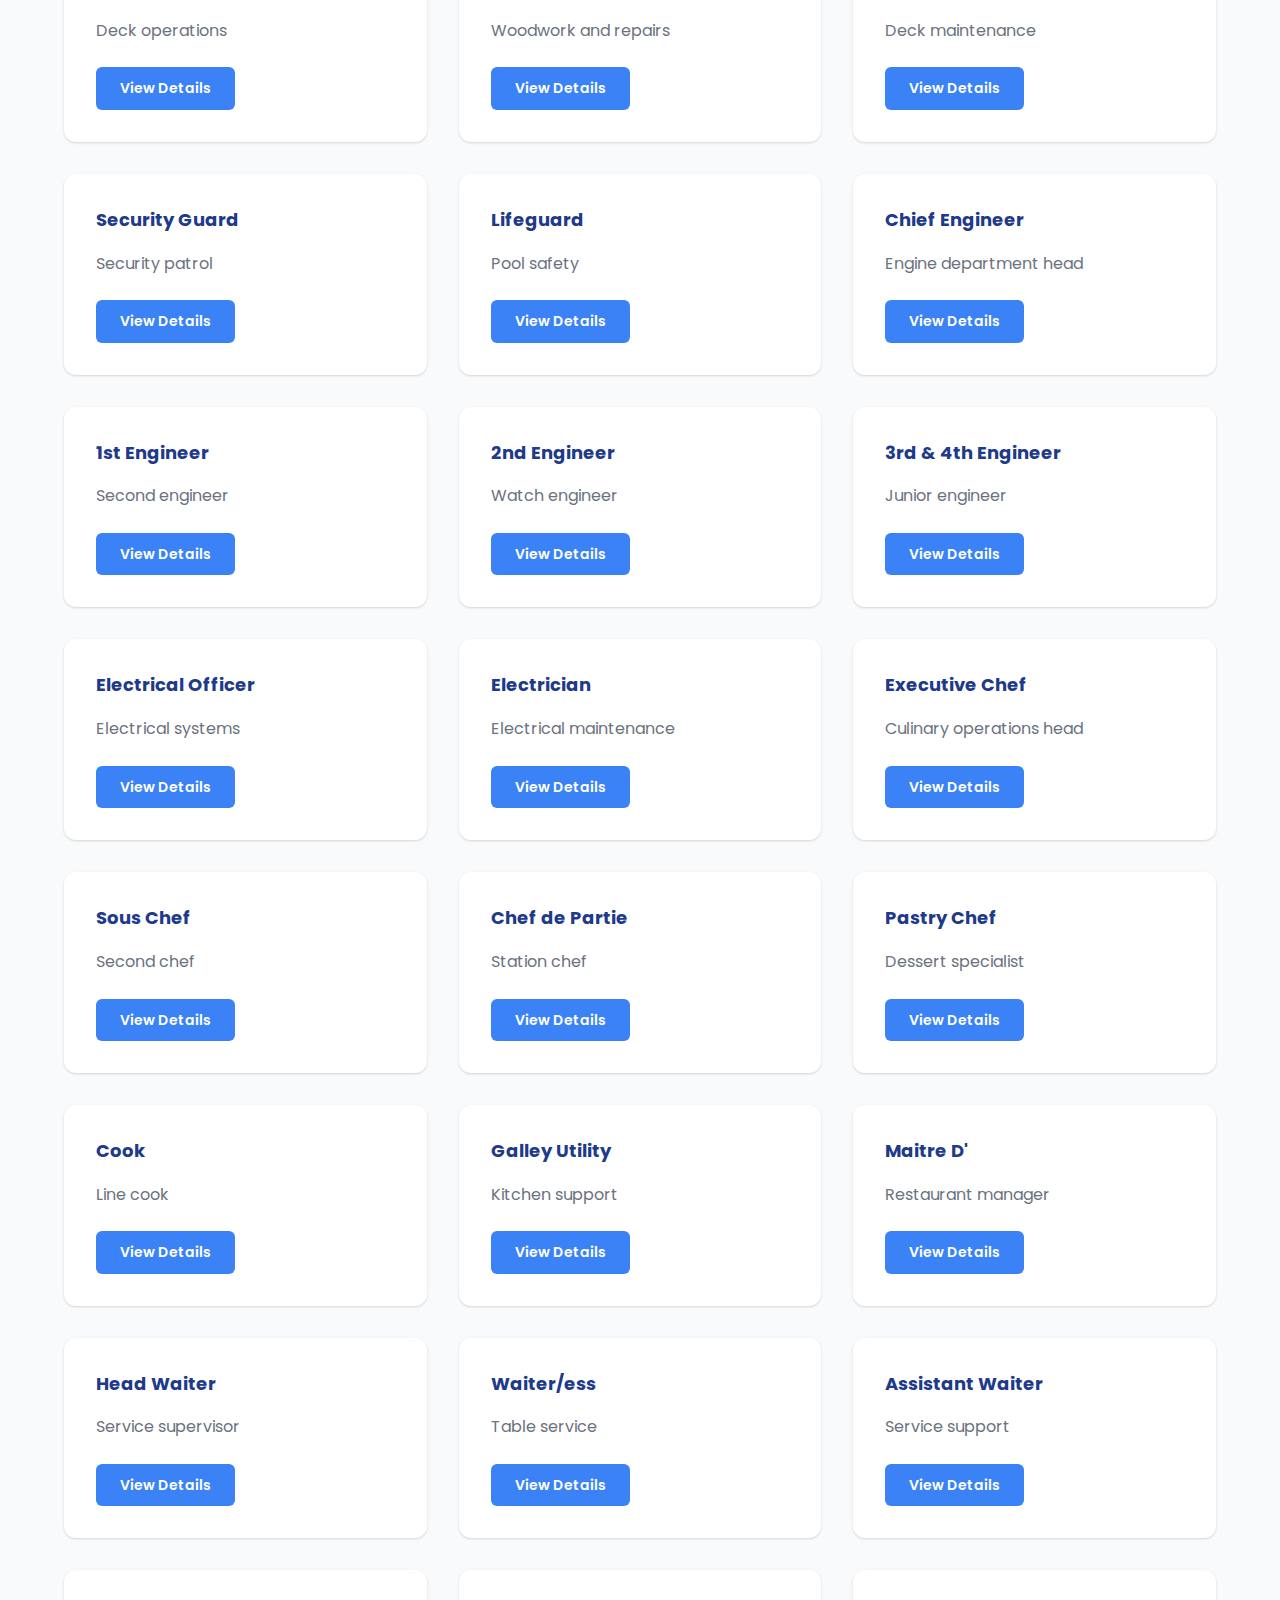
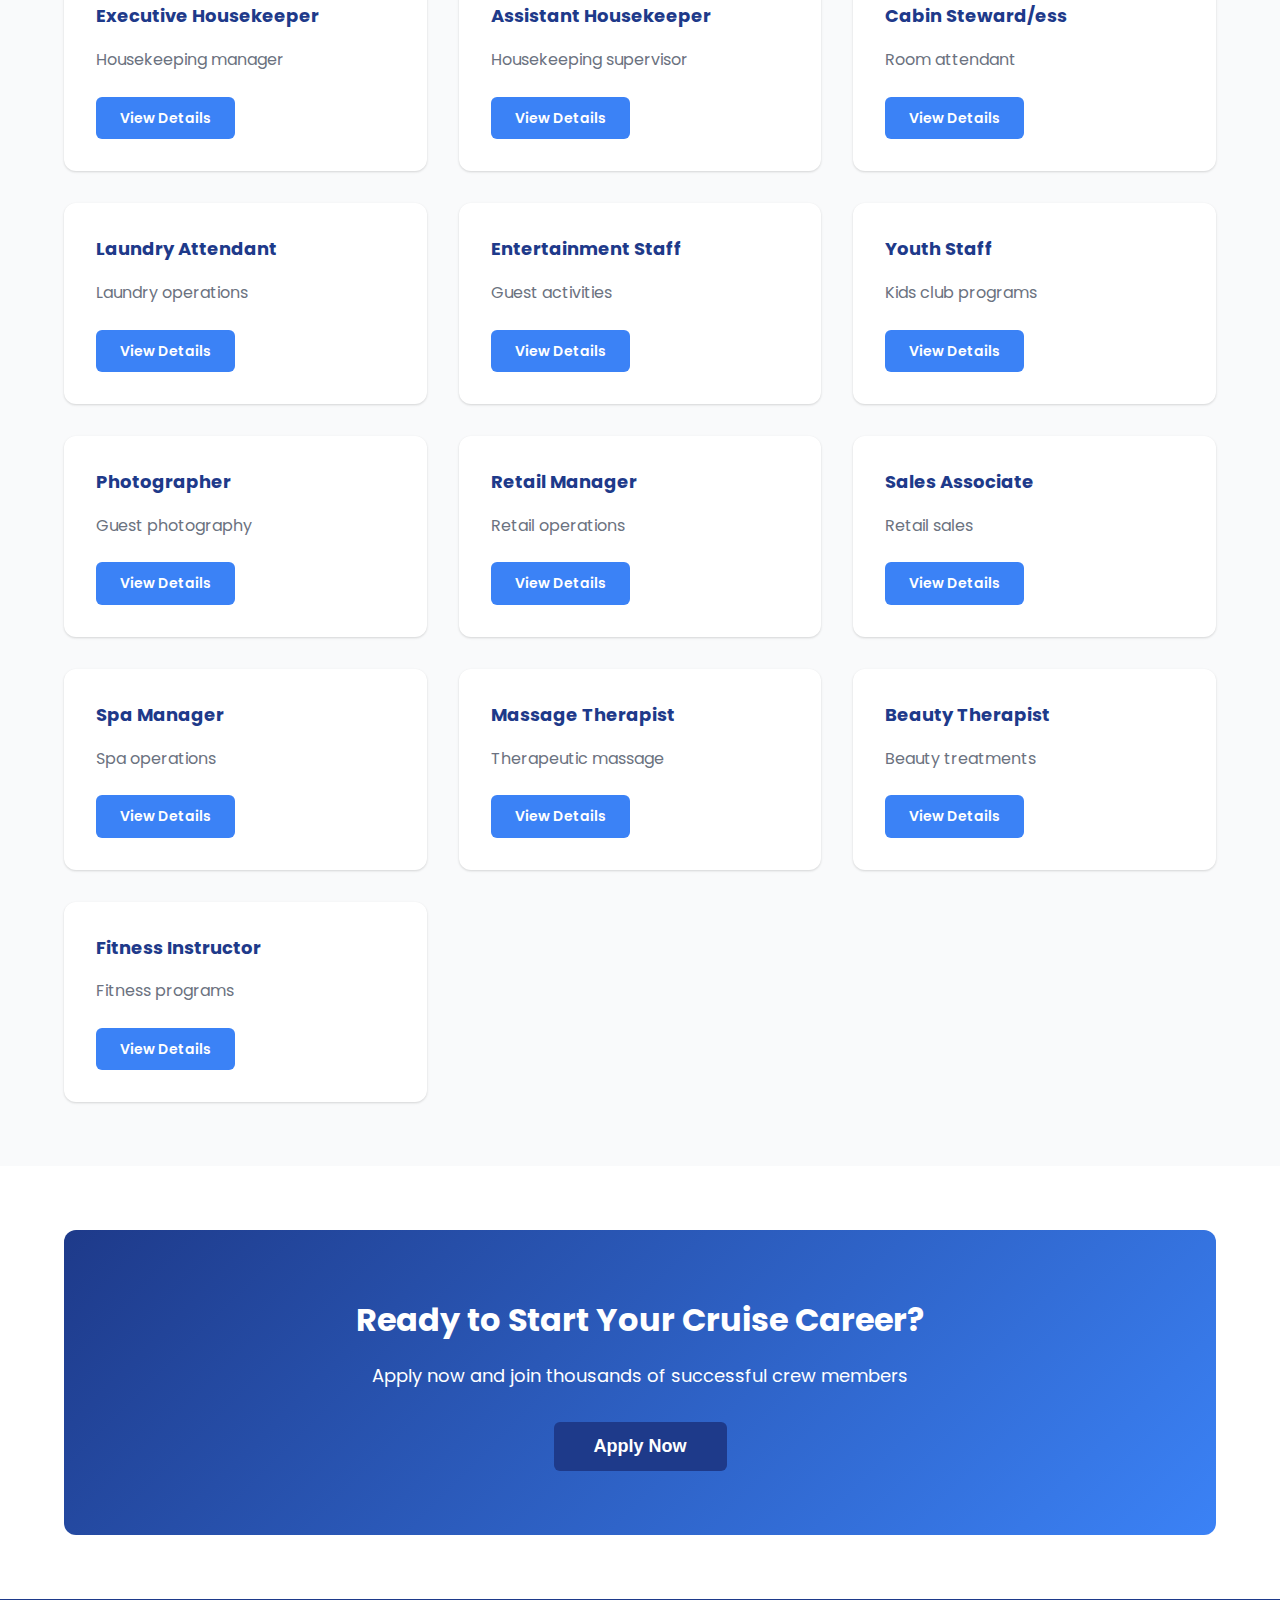
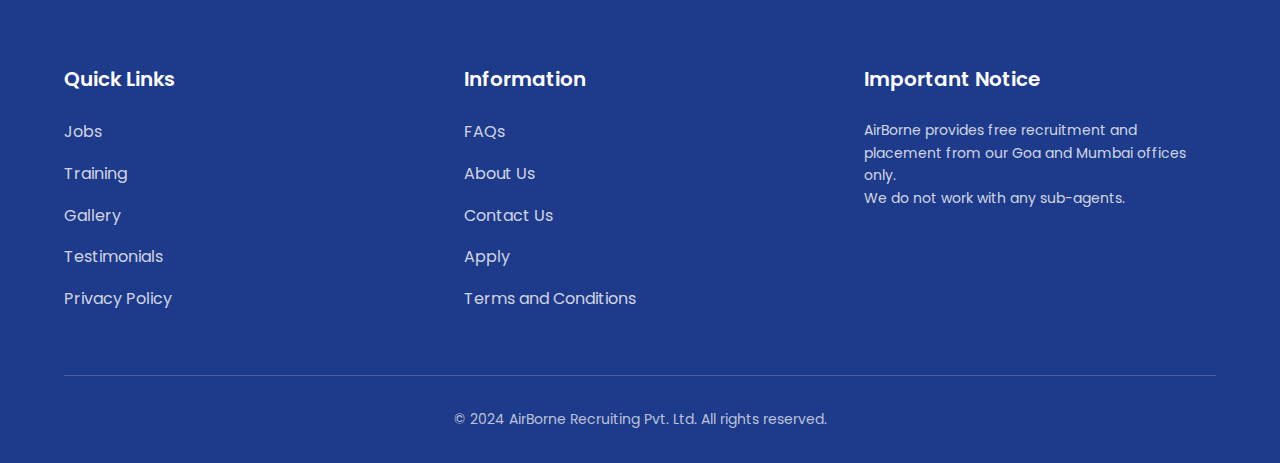
<file: website/website/jobs.html>
<!DOCTYPE html>
<html lang="en">
<head>
    <meta charset="UTF-8">
    <meta name="viewport" content="width=device-width, initial-scale=1.0">
    <title>Jobs - AirBorne Recruiting Pvt. Ltd.</title>
    <meta name="description" content="Join AirBorne Recruiting Pvt. Ltd. today to learn more about exciting cruise line job opportunities!">
    <link rel="stylesheet" href="css/common.css">
    <link rel="stylesheet" href="css/jobs.css">
    <link rel="preconnect" href="https://fonts.googleapis.com">
    <link rel="preconnect" href="https://fonts.gstatic.com" crossorigin>
    <link href="https://fonts.googleapis.com/css2?family=Poppins:wght@300;400;500;600;700&display=swap" rel="stylesheet">
</head>
<body>
    <!-- Header -->
    <header class="header" id="header">
        <div class="container">
            <div class="header-content">
                <div class="logo">
                    <a href="index.html">
                        <h1>AirBorne</h1>
                        <span class="logo-tagline">Recruiting Pvt. Ltd.</span>
                    </a>
                </div>
                
                <nav class="nav" id="nav">
                    <ul class="nav-list">
                        <li><a href="about-us.html">About Us</a></li>
                        <li><a href="jobs.html" class="active">Jobs</a></li>
                        <li><a href="training.html">Training</a></li>
                        <li><a href="gallery.html">Gallery</a></li>
                        <li><a href="faqs.html">FAQs</a></li>
                        <li><a href="testimonials.html">Testimonials</a></li>
                        <li><a href="contact.html">Contact Us</a></li>
                    </ul>
                </nav>

                <div class="header-buttons">
                    <button class="btn btn-outline" id="loginBtn">Login</button>
                    <button class="btn btn-primary" id="applyBtn">Apply</button>
                </div>

                <button class="mobile-menu-toggle" id="mobileMenuToggle">
                    <span></span>
                    <span></span>
                    <span></span>
                </button>
            </div>
        </div>
    </header>

    <!-- Page Header -->
    <section class="page-header">
        <div class="container">
            <h1 class="page-title">Your Career Journey Begins Here</h1>
        </div>
    </section>

    <!-- Jobs Intro -->
    <section class="section-padding">
        <div class="container">
            <div class="content-text text-center" style="max-width: 900px; margin: 0 auto;">
                <p>We post our "hot jobs" on Instagram, Facebook, & LinkedIn, so please follow us for updates. In addition, we recruit for a wide range of positions year round and may have openings that aren't listed on our social media pages. We therefore welcome applications for all the positions listed below, and we will get in touch with you as soon as a suitable match becomes available.</p>
                <p>To improve your chances, remember to update your application periodically and ensure that your phone number and email address are correct.</p>
                <p>Below are general descriptions of most of the positions for which we recruit. Please keep in mind that job titles, job descriptions and required qualifications vary from one cruise line to the next. All cruise line jobs require crew to have a valid passport, pass a criminal background check, pass a pre employment medical exam and have valid STCW certifications according to the applicable mandatory certification and training matrix. The minimum age for cruise ship jobs is 21 years. For more information, please see our <a href="faqs.html">FAQ section</a>.</p>
            </div>
        </div>
    </section>

    <!-- Jobs Listing -->
    <section class="section-padding bg-light">
        <div class="container">
            <h2 class="section-title">View Jobs</h2>
            
            <!-- Job Categories -->
            <div class="job-categories">
                <button class="job-category-btn active" data-category="all">All Positions</button>
                <button class="job-category-btn" data-category="office">Office Positions</button>
                <button class="job-category-btn" data-category="bar">Bar Department</button>
                <button class="job-category-btn" data-category="casino">Casino</button>
                <button class="job-category-btn" data-category="deck">Deck Department</button>
                <button class="job-category-btn" data-category="engine">Engine Department</button>
                <button class="job-category-btn" data-category="culinary">Culinary</button>
                <button class="job-category-btn" data-category="restaurant">Restaurant</button>
                <button class="job-category-btn" data-category="housekeeping">Housekeeping</button>
                <button class="job-category-btn" data-category="entertainment">Entertainment</button>
                <button class="job-category-btn" data-category="retail">Retail & Spa</button>
            </div>
            
            <!-- Jobs Grid -->
            <div class="jobs-grid" id="jobsGrid">
                <!-- Office Positions -->
                <div class="job-card" data-category="office">
                    <h3>Recruiter</h3>
                    <p>Join our recruiting team</p>
                    <a href="#" class="btn btn-secondary">View Details</a>
                </div>
                
                <div class="job-card" data-category="office">
                    <h3>Trainer</h3>
                    <p>Training and development role</p>
                    <a href="#" class="btn btn-secondary">View Details</a>
                </div>
                
                <div class="job-card" data-category="office">
                    <h3>Fleet Coordinator</h3>
                    <p>Coordinate fleet operations</p>
                    <a href="#" class="btn btn-secondary">View Details</a>
                </div>
                
                <div class="job-card" data-category="office">
                    <h3>Recruitment Coordinator</h3>
                    <p>Support recruitment process</p>
                    <a href="#" class="btn btn-secondary">View Details</a>
                </div>
                
                <div class="job-card" data-category="office">
                    <h3>Accountant</h3>
                    <p>Financial management</p>
                    <a href="#" class="btn btn-secondary">View Details</a>
                </div>
                
                <div class="job-card" data-category="office">
                    <h3>Receptionist</h3>
                    <p>Front office operations</p>
                    <a href="#" class="btn btn-secondary">View Details</a>
                </div>
                
                <div class="job-card" data-category="office">
                    <h3>Administrative Assistant</h3>
                    <p>Administrative support</p>
                    <a href="#" class="btn btn-secondary">View Details</a>
                </div>
                
                <!-- Bar Department -->
                <div class="job-card" data-category="bar">
                    <h3>Bar Manager</h3>
                    <p>Manage bar operations</p>
                    <a href="#" class="btn btn-secondary">View Details</a>
                </div>
                
                <div class="job-card" data-category="bar">
                    <h3>Assistant Bar Manager</h3>
                    <p>Support bar management</p>
                    <a href="#" class="btn btn-secondary">View Details</a>
                </div>
                
                <div class="job-card" data-category="bar">
                    <h3>Wine Sommelier</h3>
                    <p>Wine service expert</p>
                    <a href="#" class="btn btn-secondary">View Details</a>
                </div>
                
                <div class="job-card" data-category="bar">
                    <h3>Bartender</h3>
                    <p>Craft beverages</p>
                    <a href="#" class="btn btn-secondary">View Details</a>
                </div>
                
                <div class="job-card" data-category="bar">
                    <h3>Assistant Bartender</h3>
                    <p>Support bartender</p>
                    <a href="#" class="btn btn-secondary">View Details</a>
                </div>
                
                <div class="job-card" data-category="bar">
                    <h3>Bar Waiter/ess</h3>
                    <p>Bar service</p>
                    <a href="#" class="btn btn-secondary">View Details</a>
                </div>
                
                <div class="job-card" data-category="bar">
                    <h3>Wine Room Storekeeper</h3>
                    <p>Manage wine inventory</p>
                    <a href="#" class="btn btn-secondary">View Details</a>
                </div>
                
                <div class="job-card" data-category="bar">
                    <h3>Bar Utility</h3>
                    <p>Bar support</p>
                    <a href="#" class="btn btn-secondary">View Details</a>
                </div>
                
                <!-- Casino -->
                <div class="job-card" data-category="casino">
                    <h3>Casino Attendant</h3>
                    <p>Guest services</p>
                    <a href="#" class="btn btn-secondary">View Details</a>
                </div>
                
                <div class="job-card" data-category="casino">
                    <h3>Casino Dealer</h3>
                    <p>Table games</p>
                    <a href="#" class="btn btn-secondary">View Details</a>
                </div>
                
                <div class="job-card" data-category="casino">
                    <h3>Casino Technician</h3>
                    <p>Technical support</p>
                    <a href="#" class="btn btn-secondary">View Details</a>
                </div>
                
                <!-- Deck Department -->
                <div class="job-card" data-category="deck">
                    <h3>Captain</h3>
                    <p>Ship command</p>
                    <a href="#" class="btn btn-secondary">View Details</a>
                </div>
                
                <div class="job-card" data-category="deck">
                    <h3>Chief Officer / First Officer</h3>
                    <p>Second in command</p>
                    <a href="#" class="btn btn-secondary">View Details</a>
                </div>
                
                <div class="job-card" data-category="deck">
                    <h3>2nd Officer</h3>
                    <p>Navigation officer</p>
                    <a href="#" class="btn btn-secondary">View Details</a>
                </div>
                
                <div class="job-card" data-category="deck">
                    <h3>3rd Officer</h3>
                    <p>Safety officer</p>
                    <a href="#" class="btn btn-secondary">View Details</a>
                </div>
                
                <div class="job-card" data-category="deck">
                    <h3>Environmental Officer</h3>
                    <p>Environmental compliance</p>
                    <a href="#" class="btn btn-secondary">View Details</a>
                </div>
                
                <div class="job-card" data-category="deck">
                    <h3>Security Officer</h3>
                    <p>Ship security</p>
                    <a href="#" class="btn btn-secondary">View Details</a>
                </div>
                
                <div class="job-card" data-category="deck">
                    <h3>Bosun</h3>
                    <p>Deck crew supervisor</p>
                    <a href="#" class="btn btn-secondary">View Details</a>
                </div>
                
                <div class="job-card" data-category="deck">
                    <h3>AB Seaman</h3>
                    <p>Able bodied seaman</p>
                    <a href="#" class="btn btn-secondary">View Details</a>
                </div>
                
                <div class="job-card" data-category="deck">
                    <h3>Helmsman / Quartermaster</h3>
                    <p>Ship steering</p>
                    <a href="#" class="btn btn-secondary">View Details</a>
                </div>
                
                <div class="job-card" data-category="deck">
                    <h3>Ordinary Seaman</h3>
                    <p>Deck operations</p>
                    <a href="#" class="btn btn-secondary">View Details</a>
                </div>
                
                <div class="job-card" data-category="deck">
                    <h3>Carpenter</h3>
                    <p>Woodwork and repairs</p>
                    <a href="#" class="btn btn-secondary">View Details</a>
                </div>
                
                <div class="job-card" data-category="deck">
                    <h3>Deck Fitter</h3>
                    <p>Deck maintenance</p>
                    <a href="#" class="btn btn-secondary">View Details</a>
                </div>
                
                <div class="job-card" data-category="deck">
                    <h3>Security Guard</h3>
                    <p>Security patrol</p>
                    <a href="#" class="btn btn-secondary">View Details</a>
                </div>
                
                <div class="job-card" data-category="deck">
                    <h3>Lifeguard</h3>
                    <p>Pool safety</p>
                    <a href="#" class="btn btn-secondary">View Details</a>
                </div>
                
                <!-- Engine Department -->
                <div class="job-card" data-category="engine">
                    <h3>Chief Engineer</h3>
                    <p>Engine department head</p>
                    <a href="#" class="btn btn-secondary">View Details</a>
                </div>
                
                <div class="job-card" data-category="engine">
                    <h3>1st Engineer</h3>
                    <p>Second engineer</p>
                    <a href="#" class="btn btn-secondary">View Details</a>
                </div>
                
                <div class="job-card" data-category="engine">
                    <h3>2nd Engineer</h3>
                    <p>Watch engineer</p>
                    <a href="#" class="btn btn-secondary">View Details</a>
                </div>
                
                <div class="job-card" data-category="engine">
                    <h3>3rd & 4th Engineer</h3>
                    <p>Junior engineer</p>
                    <a href="#" class="btn btn-secondary">View Details</a>
                </div>
                
                <div class="job-card" data-category="engine">
                    <h3>Electrical Officer</h3>
                    <p>Electrical systems</p>
                    <a href="#" class="btn btn-secondary">View Details</a>
                </div>
                
                <div class="job-card" data-category="engine">
                    <h3>Electrician</h3>
                    <p>Electrical maintenance</p>
                    <a href="#" class="btn btn-secondary">View Details</a>
                </div>
                
                <!-- Culinary -->
                <div class="job-card" data-category="culinary">
                    <h3>Executive Chef</h3>
                    <p>Culinary operations head</p>
                    <a href="#" class="btn btn-secondary">View Details</a>
                </div>
                
                <div class="job-card" data-category="culinary">
                    <h3>Sous Chef</h3>
                    <p>Second chef</p>
                    <a href="#" class="btn btn-secondary">View Details</a>
                </div>
                
                <div class="job-card" data-category="culinary">
                    <h3>Chef de Partie</h3>
                    <p>Station chef</p>
                    <a href="#" class="btn btn-secondary">View Details</a>
                </div>
                
                <div class="job-card" data-category="culinary">
                    <h3>Pastry Chef</h3>
                    <p>Dessert specialist</p>
                    <a href="#" class="btn btn-secondary">View Details</a>
                </div>
                
                <div class="job-card" data-category="culinary">
                    <h3>Cook</h3>
                    <p>Line cook</p>
                    <a href="#" class="btn btn-secondary">View Details</a>
                </div>
                
                <div class="job-card" data-category="culinary">
                    <h3>Galley Utility</h3>
                    <p>Kitchen support</p>
                    <a href="#" class="btn btn-secondary">View Details</a>
                </div>
                
                <!-- Restaurant -->
                <div class="job-card" data-category="restaurant">
                    <h3>Maitre D'</h3>
                    <p>Restaurant manager</p>
                    <a href="#" class="btn btn-secondary">View Details</a>
                </div>
                
                <div class="job-card" data-category="restaurant">
                    <h3>Head Waiter</h3>
                    <p>Service supervisor</p>
                    <a href="#" class="btn btn-secondary">View Details</a>
                </div>
                
                <div class="job-card" data-category="restaurant">
                    <h3>Waiter/ess</h3>
                    <p>Table service</p>
                    <a href="#" class="btn btn-secondary">View Details</a>
                </div>
                
                <div class="job-card" data-category="restaurant">
                    <h3>Assistant Waiter</h3>
                    <p>Service support</p>
                    <a href="#" class="btn btn-secondary">View Details</a>
                </div>
                
                <!-- Housekeeping -->
                <div class="job-card" data-category="housekeeping">
                    <h3>Executive Housekeeper</h3>
                    <p>Housekeeping manager</p>
                    <a href="#" class="btn btn-secondary">View Details</a>
                </div>
                
                <div class="job-card" data-category="housekeeping">
                    <h3>Assistant Housekeeper</h3>
                    <p>Housekeeping supervisor</p>
                    <a href="#" class="btn btn-secondary">View Details</a>
                </div>
                
                <div class="job-card" data-category="housekeeping">
                    <h3>Cabin Steward/ess</h3>
                    <p>Room attendant</p>
                    <a href="#" class="btn btn-secondary">View Details</a>
                </div>
                
                <div class="job-card" data-category="housekeeping">
                    <h3>Laundry Attendant</h3>
                    <p>Laundry operations</p>
                    <a href="#" class="btn btn-secondary">View Details</a>
                </div>
                
                <!-- Entertainment -->
                <div class="job-card" data-category="entertainment">
                    <h3>Entertainment Staff</h3>
                    <p>Guest activities</p>
                    <a href="#" class="btn btn-secondary">View Details</a>
                </div>
                
                <div class="job-card" data-category="entertainment">
                    <h3>Youth Staff</h3>
                    <p>Kids club programs</p>
                    <a href="#" class="btn btn-secondary">View Details</a>
                </div>
                
                <div class="job-card" data-category="entertainment">
                    <h3>Photographer</h3>
                    <p>Guest photography</p>
                    <a href="#" class="btn btn-secondary">View Details</a>
                </div>
                
                <!-- Retail & Spa -->
                <div class="job-card" data-category="retail">
                    <h3>Retail Manager</h3>
                    <p>Retail operations</p>
                    <a href="#" class="btn btn-secondary">View Details</a>
                </div>
                
                <div class="job-card" data-category="retail">
                    <h3>Sales Associate</h3>
                    <p>Retail sales</p>
                    <a href="#" class="btn btn-secondary">View Details</a>
                </div>
                
                <div class="job-card" data-category="retail">
                    <h3>Spa Manager</h3>
                    <p>Spa operations</p>
                    <a href="#" class="btn btn-secondary">View Details</a>
                </div>
                
                <div class="job-card" data-category="retail">
                    <h3>Massage Therapist</h3>
                    <p>Therapeutic massage</p>
                    <a href="#" class="btn btn-secondary">View Details</a>
                </div>
                
                <div class="job-card" data-category="retail">
                    <h3>Beauty Therapist</h3>
                    <p>Beauty treatments</p>
                    <a href="#" class="btn btn-secondary">View Details</a>
                </div>
                
                <div class="job-card" data-category="retail">
                    <h3>Fitness Instructor</h3>
                    <p>Fitness programs</p>
                    <a href="#" class="btn btn-secondary">View Details</a>
                </div>
            </div>
        </div>
    </section>

    <!-- CTA Section -->
    <section class="section-padding">
        <div class="container">
            <div class="cta-box">
                <h2>Ready to Start Your Cruise Career?</h2>
                <p>Apply now and join thousands of successful crew members</p>
                <button class="btn btn-primary btn-lg" id="applyBtnCTA">Apply Now</button>
            </div>
        </div>
    </section>

    <!-- Footer -->
    <footer class="footer">
        <div class="container">
            <div class="footer-content">
                <div class="footer-col">
                    <h4>Quick Links</h4>
                    <ul>
                        <li><a href="jobs.html">Jobs</a></li>
                        <li><a href="training.html">Training</a></li>
                        <li><a href="gallery.html">Gallery</a></li>
                        <li><a href="testimonials.html">Testimonials</a></li>
                        <li><a href="#">Privacy Policy</a></li>
                    </ul>
                </div>
                <div class="footer-col">
                    <h4>Information</h4>
                    <ul>
                        <li><a href="faqs.html">FAQs</a></li>
                        <li><a href="about-us.html">About Us</a></li>
                        <li><a href="contact.html">Contact Us</a></li>
                        <li><a href="#" id="footerApplyBtn">Apply</a></li>
                        <li><a href="#">Terms and Conditions</a></li>
                    </ul>
                </div>
                <div class="footer-col">
                    <h4>Important Notice</h4>
                    <p>AirBorne provides free recruitment and placement from our Goa and Mumbai offices only.</p>
                    <p>We do not work with any sub-agents.</p>
                </div>
            </div>
            <div class="footer-bottom">
                <p>&copy; 2024 AirBorne Recruiting Pvt. Ltd. All rights reserved.</p>
            </div>
        </div>
    </footer>

    <!-- Modals (same as index.html) -->
    <div class="modal" id="loginModal">
        <div class="modal-content">
            <span class="modal-close" id="loginClose">&times;</span>
            <h2>Login</h2>
            <form class="modal-form">
                <div class="form-group">
                    <label for="loginEmail">Email</label>
                    <input type="email" id="loginEmail" required>
                </div>
                <div class="form-group">
                    <label for="loginPassword">Password</label>
                    <input type="password" id="loginPassword" required>
                </div>
                <button type="submit" class="btn btn-primary btn-full">Login</button>
                <a href="#" class="forgot-password" id="forgotPasswordLink">Forgot Password?</a>
                <p class="modal-footer-text">New User? <a href="#" id="showSignup">Apply Now</a></p>
            </form>
        </div>
    </div>

    <div class="modal" id="signupModal">
        <div class="modal-content">
            <span class="modal-close" id="signupClose">&times;</span>
            <h2>Sign Up</h2>
            <form class="modal-form">
                <div class="form-group">
                    <label for="signupName">Full Name</label>
                    <input type="text" id="signupName" required>
                </div>
                <div class="form-group">
                    <label for="signupEmail">Email</label>
                    <input type="email" id="signupEmail" required>
                </div>
                <div class="form-group">
                    <label for="signupPassword">Password</label>
                    <input type="password" id="signupPassword" required>
                </div>
                <div class="form-group">
                    <label for="signupPhone">Phone Number</label>
                    <input type="tel" id="signupPhone" required>
                </div>
                <div class="form-group checkbox-group">
                    <input type="checkbox" id="termsCheck" required>
                    <label for="termsCheck">I agree to the <a href="#">Terms and Conditions</a> and <a href="#">Privacy Policy</a></label>
                </div>
                <button type="submit" class="btn btn-primary btn-full">Sign Up</button>
                <p class="modal-footer-text">Existing User? <a href="#" id="showLogin">Log In</a></p>
            </form>
        </div>
    </div>

    <div class="modal" id="forgotPasswordModal">
        <div class="modal-content">
            <span class="modal-close" id="forgotClose">&times;</span>
            <h2>Forgot Password</h2>
            <form class="modal-form">
                <p>Enter your email address and we'll send you a link to reset your password.</p>
                <div class="form-group">
                    <label for="forgotEmail">Email</label>
                    <input type="email" id="forgotEmail" required>
                </div>
                <button type="submit" class="btn btn-primary btn-full">Reset Password</button>
                <p class="modal-footer-text"><a href="#" id="backToLogin">Back to Login</a></p>
            </form>
        </div>
    </div>

    <script src="script.js"></script>
    <script src="jobs.js"></script>
</body>
</html>
</file>
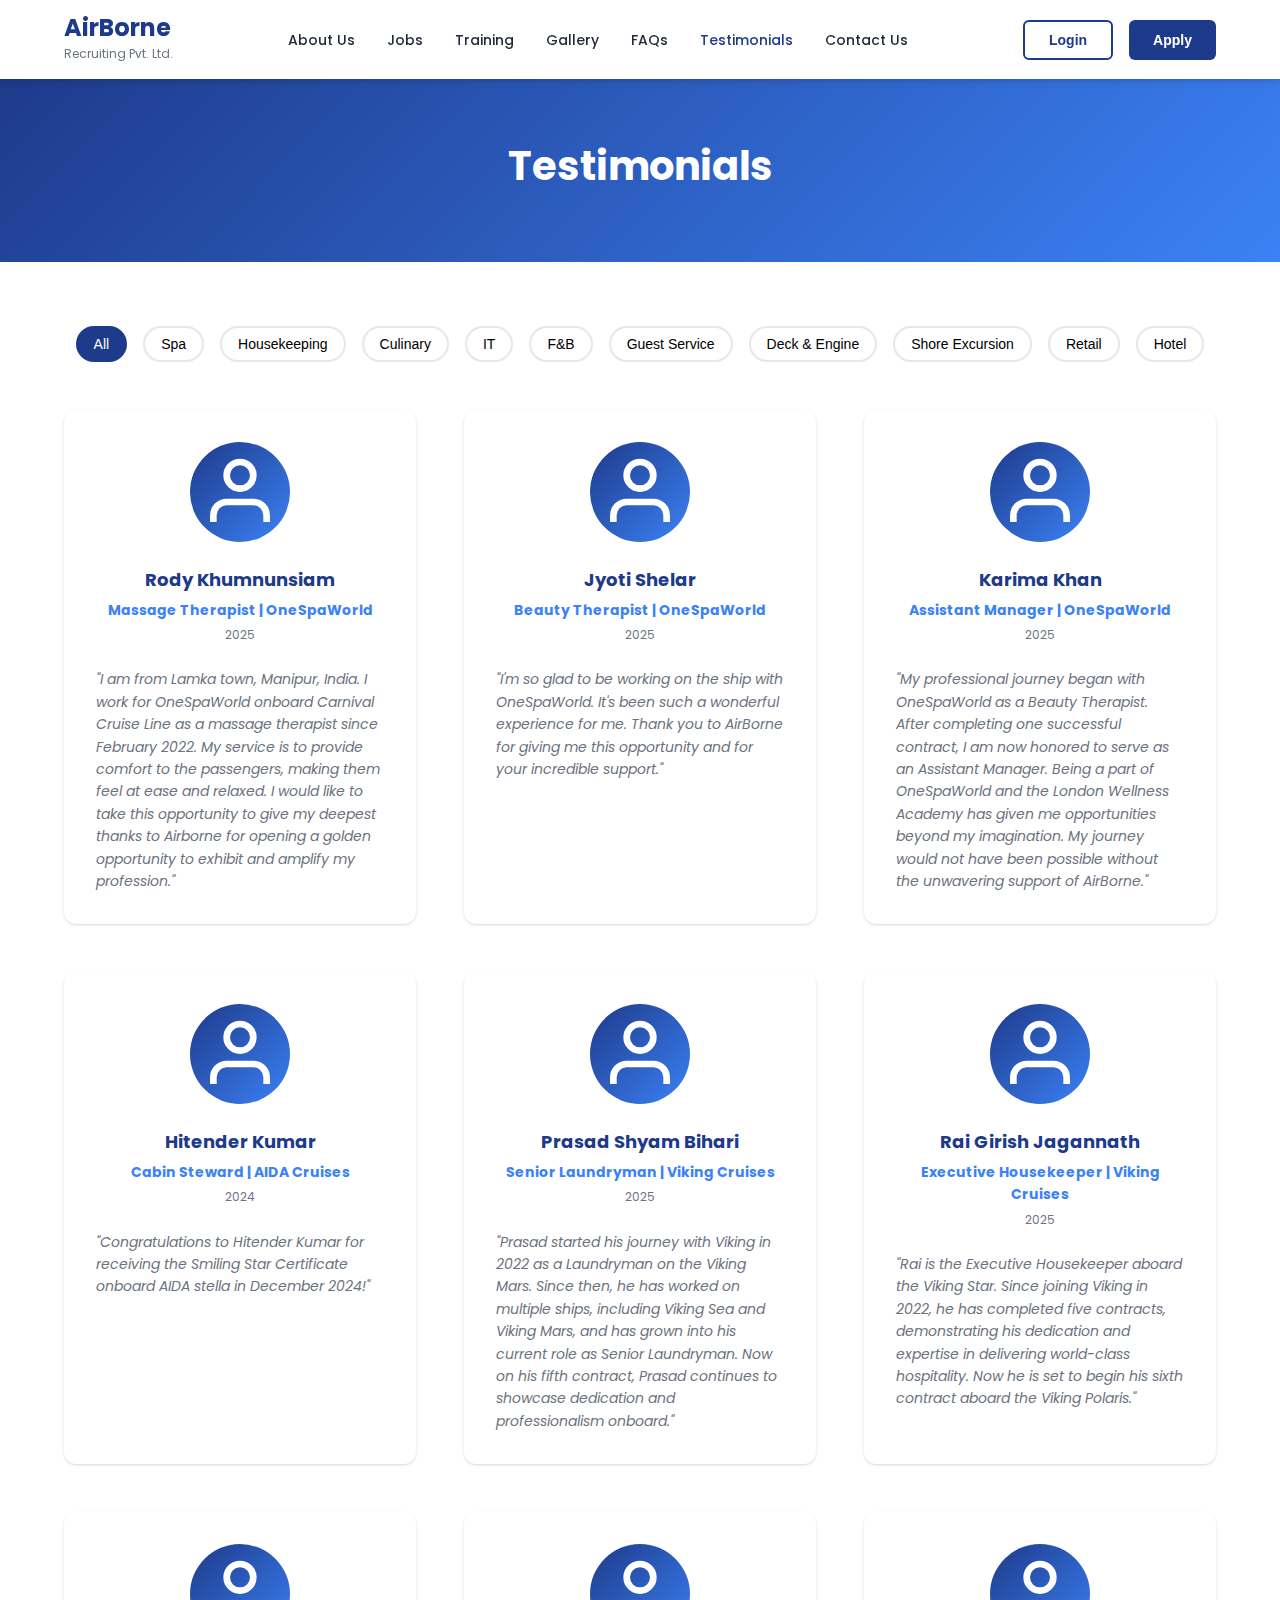
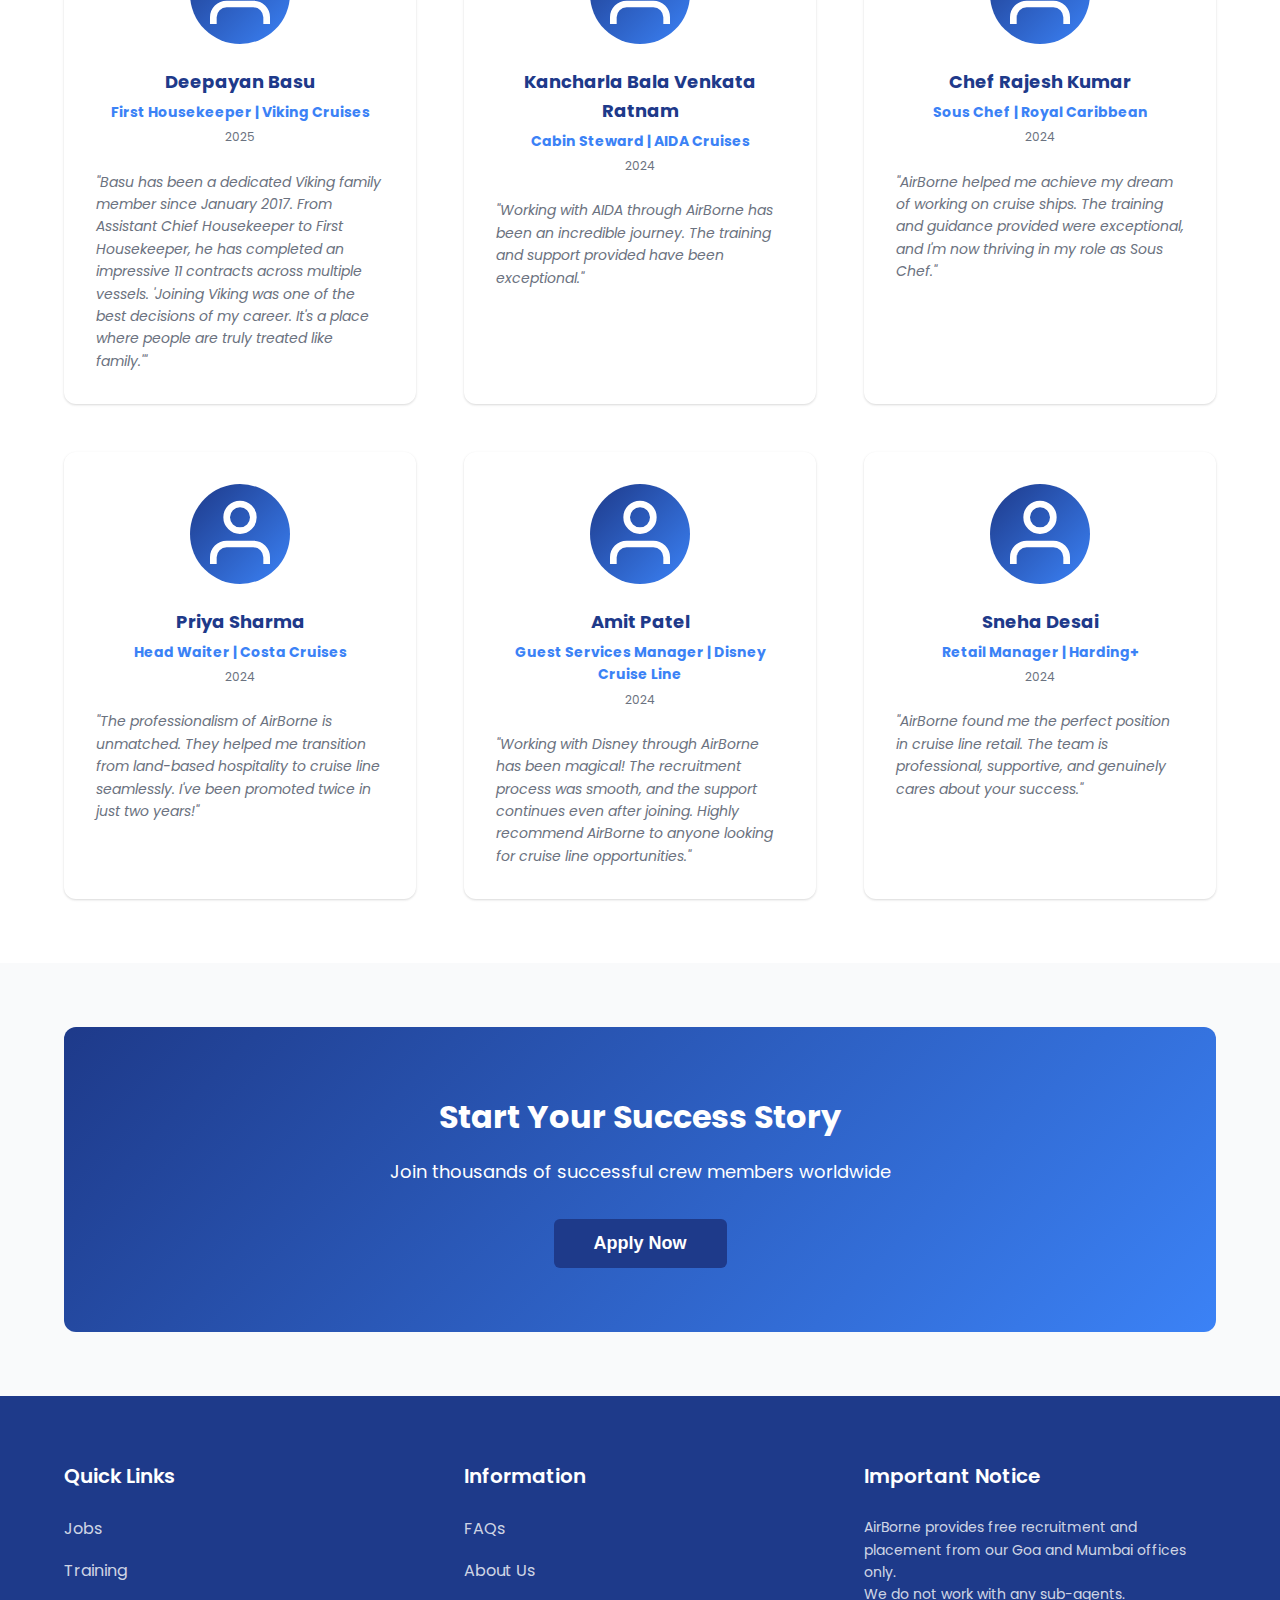
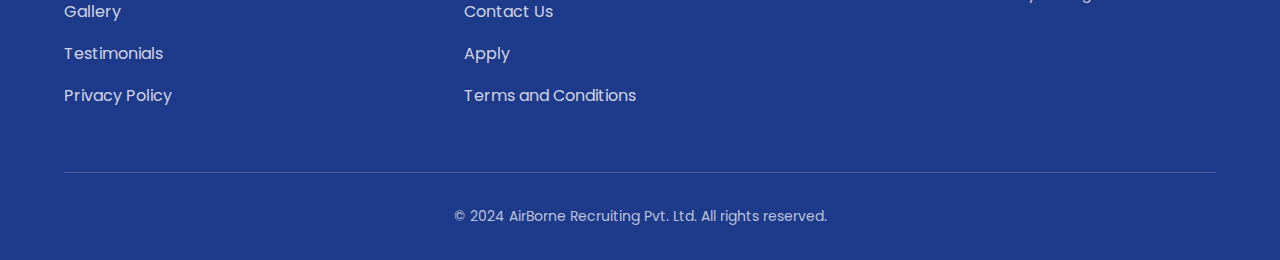
<file: website/website/testimonials.html>
<!DOCTYPE html>
<html lang="en">
<head>
    <meta charset="UTF-8">
    <meta name="viewport" content="width=device-width, initial-scale=1.0">
    <title>Testimonials - AirBorne Recruiting Pvt. Ltd.</title>
    <link rel="stylesheet" href="css/common.css">
    <link rel="stylesheet" href="css/testimonials.css">
    <link href="https://fonts.googleapis.com/css2?family=Poppins:wght@300;400;500;600;700&display=swap" rel="stylesheet">
</head>
<body>
    <header class="header" id="header">
        <div class="container">
            <div class="header-content">
                <div class="logo">
                    <a href="index.html">
                        <h1>AirBorne</h1>
                        <span class="logo-tagline">Recruiting Pvt. Ltd.</span>
                    </a>
                </div>
                <nav class="nav" id="nav">
                    <ul class="nav-list">
                        <li><a href="about-us.html">About Us</a></li>
                        <li><a href="jobs.html">Jobs</a></li>
                        <li><a href="training.html">Training</a></li>
                        <li><a href="gallery.html">Gallery</a></li>
                        <li><a href="faqs.html">FAQs</a></li>
                        <li><a href="testimonials.html" class="active">Testimonials</a></li>
                        <li><a href="contact.html">Contact Us</a></li>
                    </ul>
                </nav>
                <div class="header-buttons">
                    <button class="btn btn-outline" id="loginBtn">Login</button>
                    <button class="btn btn-primary" id="applyBtn">Apply</button>
                </div>
                <button class="mobile-menu-toggle" id="mobileMenuToggle">
                    <span></span><span></span><span></span>
                </button>
            </div>
        </div>
    </header>

    <section class="page-header">
        <div class="container">
            <h1 class="page-title">Testimonials</h1>
        </div>
    </section>

    <section class="section-padding">
        <div class="container">
            <div class="testimonial-categories">
                <button class="testimonial-category-btn active" data-category="all">All</button>
                <button class="testimonial-category-btn" data-category="spa">Spa</button>
                <button class="testimonial-category-btn" data-category="housekeeping">Housekeeping</button>
                <button class="testimonial-category-btn" data-category="culinary">Culinary</button>
                <button class="testimonial-category-btn" data-category="it">IT</button>
                <button class="testimonial-category-btn" data-category="fnb">F&B</button>
                <button class="testimonial-category-btn" data-category="guest-service">Guest Service</button>
                <button class="testimonial-category-btn" data-category="deck-engine">Deck & Engine</button>
                <button class="testimonial-category-btn" data-category="shore">Shore Excursion</button>
                <button class="testimonial-category-btn" data-category="retail">Retail</button>
                <button class="testimonial-category-btn" data-category="hotel">Hotel</button>
            </div>

            <div class="testimonials-grid">
                <div class="testimonial-card" data-category="spa">
                    <div class="testimonial-image-placeholder">
                        <svg xmlns="http://www.w3.org/2000/svg" width="80" height="80" viewBox="0 0 24 24" fill="none" stroke="currentColor" stroke-width="2">
                            <path d="M20 21v-2a4 4 0 0 0-4-4H8a4 4 0 0 0-4 4v2"></path>
                            <circle cx="12" cy="7" r="4"></circle>
                        </svg>
                    </div>
                    <h3>Rody Khumnunsiam</h3>
                    <h4>Massage Therapist | OneSpaWorld</h4>
                    <p class="testimonial-year">2025</p>
                    <p class="testimonial-text">"I am from Lamka town, Manipur, India. I work for OneSpaWorld onboard Carnival Cruise Line as a massage therapist since February 2022. My service is to provide comfort to the passengers, making them feel at ease and relaxed. I would like to take this opportunity to give my deepest thanks to Airborne for opening a golden opportunity to exhibit and amplify my profession."</p>
                </div>

                <div class="testimonial-card" data-category="spa">
                    <div class="testimonial-image-placeholder">
                        <svg xmlns="http://www.w3.org/2000/svg" width="80" height="80" viewBox="0 0 24 24" fill="none" stroke="currentColor" stroke-width="2">
                            <path d="M20 21v-2a4 4 0 0 0-4-4H8a4 4 0 0 0-4 4v2"></path>
                            <circle cx="12" cy="7" r="4"></circle>
                        </svg>
                    </div>
                    <h3>Jyoti Shelar</h3>
                    <h4>Beauty Therapist | OneSpaWorld</h4>
                    <p class="testimonial-year">2025</p>
                    <p class="testimonial-text">"I'm so glad to be working on the ship with OneSpaWorld. It's been such a wonderful experience for me. Thank you to AirBorne for giving me this opportunity and for your incredible support."</p>
                </div>

                <div class="testimonial-card" data-category="spa">
                    <div class="testimonial-image-placeholder">
                        <svg xmlns="http://www.w3.org/2000/svg" width="80" height="80" viewBox="0 0 24 24" fill="none" stroke="currentColor" stroke-width="2">
                            <path d="M20 21v-2a4 4 0 0 0-4-4H8a4 4 0 0 0-4 4v2"></path>
                            <circle cx="12" cy="7" r="4"></circle>
                        </svg>
                    </div>
                    <h3>Karima Khan</h3>
                    <h4>Assistant Manager | OneSpaWorld</h4>
                    <p class="testimonial-year">2025</p>
                    <p class="testimonial-text">"My professional journey began with OneSpaWorld as a Beauty Therapist. After completing one successful contract, I am now honored to serve as an Assistant Manager. Being a part of OneSpaWorld and the London Wellness Academy has given me opportunities beyond my imagination. My journey would not have been possible without the unwavering support of AirBorne."</p>
                </div>

                <div class="testimonial-card" data-category="housekeeping">
                    <div class="testimonial-image-placeholder">
                        <svg xmlns="http://www.w3.org/2000/svg" width="80" height="80" viewBox="0 0 24 24" fill="none" stroke="currentColor" stroke-width="2">
                            <path d="M20 21v-2a4 4 0 0 0-4-4H8a4 4 0 0 0-4 4v2"></path>
                            <circle cx="12" cy="7" r="4"></circle>
                        </svg>
                    </div>
                    <h3>Hitender Kumar</h3>
                    <h4>Cabin Steward | AIDA Cruises</h4>
                    <p class="testimonial-year">2024</p>
                    <p class="testimonial-text">"Congratulations to Hitender Kumar for receiving the Smiling Star Certificate onboard AIDA stella in December 2024!"</p>
                </div>

                <div class="testimonial-card" data-category="housekeeping">
                    <div class="testimonial-image-placeholder">
                        <svg xmlns="http://www.w3.org/2000/svg" width="80" height="80" viewBox="0 0 24 24" fill="none" stroke="currentColor" stroke-width="2">
                            <path d="M20 21v-2a4 4 0 0 0-4-4H8a4 4 0 0 0-4 4v2"></path>
                            <circle cx="12" cy="7" r="4"></circle>
                        </svg>
                    </div>
                    <h3>Prasad Shyam Bihari</h3>
                    <h4>Senior Laundryman | Viking Cruises</h4>
                    <p class="testimonial-year">2025</p>
                    <p class="testimonial-text">"Prasad started his journey with Viking in 2022 as a Laundryman on the Viking Mars. Since then, he has worked on multiple ships, including Viking Sea and Viking Mars, and has grown into his current role as Senior Laundryman. Now on his fifth contract, Prasad continues to showcase dedication and professionalism onboard."</p>
                </div>

                <div class="testimonial-card" data-category="housekeeping">
                    <div class="testimonial-image-placeholder">
                        <svg xmlns="http://www.w3.org/2000/svg" width="80" height="80" viewBox="0 0 24 24" fill="none" stroke="currentColor" stroke-width="2">
                            <path d="M20 21v-2a4 4 0 0 0-4-4H8a4 4 0 0 0-4 4v2"></path>
                            <circle cx="12" cy="7" r="4"></circle>
                        </svg>
                    </div>
                    <h3>Rai Girish Jagannath</h3>
                    <h4>Executive Housekeeper | Viking Cruises</h4>
                    <p class="testimonial-year">2025</p>
                    <p class="testimonial-text">"Rai is the Executive Housekeeper aboard the Viking Star. Since joining Viking in 2022, he has completed five contracts, demonstrating his dedication and expertise in delivering world-class hospitality. Now he is set to begin his sixth contract aboard the Viking Polaris."</p>
                </div>

                <div class="testimonial-card" data-category="housekeeping">
                    <div class="testimonial-image-placeholder">
                        <svg xmlns="http://www.w3.org/2000/svg" width="80" height="80" viewBox="0 0 24 24" fill="none" stroke="currentColor" stroke-width="2">
                            <path d="M20 21v-2a4 4 0 0 0-4-4H8a4 4 0 0 0-4 4v2"></path>
                            <circle cx="12" cy="7" r="4"></circle>
                        </svg>
                    </div>
                    <h3>Deepayan Basu</h3>
                    <h4>First Housekeeper | Viking Cruises</h4>
                    <p class="testimonial-year">2025</p>
                    <p class="testimonial-text">"Basu has been a dedicated Viking family member since January 2017. From Assistant Chief Housekeeper to First Housekeeper, he has completed an impressive 11 contracts across multiple vessels. 'Joining Viking was one of the best decisions of my career. It's a place where people are truly treated like family.'"</p>
                </div>

                <div class="testimonial-card" data-category="housekeeping">
                    <div class="testimonial-image-placeholder">
                        <svg xmlns="http://www.w3.org/2000/svg" width="80" height="80" viewBox="0 0 24 24" fill="none" stroke="currentColor" stroke-width="2">
                            <path d="M20 21v-2a4 4 0 0 0-4-4H8a4 4 0 0 0-4 4v2"></path>
                            <circle cx="12" cy="7" r="4"></circle>
                        </svg>
                    </div>
                    <h3>Kancharla Bala Venkata Ratnam</h3>
                    <h4>Cabin Steward | AIDA Cruises</h4>
                    <p class="testimonial-year">2024</p>
                    <p class="testimonial-text">"Working with AIDA through AirBorne has been an incredible journey. The training and support provided have been exceptional."</p>
                </div>

                <div class="testimonial-card" data-category="culinary">
                    <div class="testimonial-image-placeholder">
                        <svg xmlns="http://www.w3.org/2000/svg" width="80" height="80" viewBox="0 0 24 24" fill="none" stroke="currentColor" stroke-width="2">
                            <path d="M20 21v-2a4 4 0 0 0-4-4H8a4 4 0 0 0-4 4v2"></path>
                            <circle cx="12" cy="7" r="4"></circle>
                        </svg>
                    </div>
                    <h3>Chef Rajesh Kumar</h3>
                    <h4>Sous Chef | Royal Caribbean</h4>
                    <p class="testimonial-year">2024</p>
                    <p class="testimonial-text">"AirBorne helped me achieve my dream of working on cruise ships. The training and guidance provided were exceptional, and I'm now thriving in my role as Sous Chef."</p>
                </div>

                <div class="testimonial-card" data-category="fnb">
                    <div class="testimonial-image-placeholder">
                        <svg xmlns="http://www.w3.org/2000/svg" width="80" height="80" viewBox="0 0 24 24" fill="none" stroke="currentColor" stroke-width="2">
                            <path d="M20 21v-2a4 4 0 0 0-4-4H8a4 4 0 0 0-4 4v2"></path>
                            <circle cx="12" cy="7" r="4"></circle>
                        </svg>
                    </div>
                    <h3>Priya Sharma</h3>
                    <h4>Head Waiter | Costa Cruises</h4>
                    <p class="testimonial-year">2024</p>
                    <p class="testimonial-text">"The professionalism of AirBorne is unmatched. They helped me transition from land-based hospitality to cruise line seamlessly. I've been promoted twice in just two years!"</p>
                </div>

                <div class="testimonial-card" data-category="guest-service">
                    <div class="testimonial-image-placeholder">
                        <svg xmlns="http://www.w3.org/2000/svg" width="80" height="80" viewBox="0 0 24 24" fill="none" stroke="currentColor" stroke-width="2">
                            <path d="M20 21v-2a4 4 0 0 0-4-4H8a4 4 0 0 0-4 4v2"></path>
                            <circle cx="12" cy="7" r="4"></circle>
                        </svg>
                    </div>
                    <h3>Amit Patel</h3>
                    <h4>Guest Services Manager | Disney Cruise Line</h4>
                    <p class="testimonial-year">2024</p>
                    <p class="testimonial-text">"Working with Disney through AirBorne has been magical! The recruitment process was smooth, and the support continues even after joining. Highly recommend AirBorne to anyone looking for cruise line opportunities."</p>
                </div>

                <div class="testimonial-card" data-category="retail">
                    <div class="testimonial-image-placeholder">
                        <svg xmlns="http://www.w3.org/2000/svg" width="80" height="80" viewBox="0 0 24 24" fill="none" stroke="currentColor" stroke-width="2">
                            <path d="M20 21v-2a4 4 0 0 0-4-4H8a4 4 0 0 0-4 4v2"></path>
                            <circle cx="12" cy="7" r="4"></circle>
                        </svg>
                    </div>
                    <h3>Sneha Desai</h3>
                    <h4>Retail Manager | Harding+</h4>
                    <p class="testimonial-year">2024</p>
                    <p class="testimonial-text">"AirBorne found me the perfect position in cruise line retail. The team is professional, supportive, and genuinely cares about your success."</p>
                </div>
            </div>
        </div>
    </section>

    <section class="section-padding bg-light">
        <div class="container">
            <div class="cta-box">
                <h2>Start Your Success Story</h2>
                <p>Join thousands of successful crew members worldwide</p>
                <button class="btn btn-primary btn-lg" id="applyBtnCTA">Apply Now</button>
            </div>
        </div>
    </section>

    <footer class="footer">
        <div class="container">
            <div class="footer-content">
                <div class="footer-col">
                    <h4>Quick Links</h4>
                    <ul>
                        <li><a href="jobs.html">Jobs</a></li>
                        <li><a href="training.html">Training</a></li>
                        <li><a href="gallery.html">Gallery</a></li>
                        <li><a href="testimonials.html">Testimonials</a></li>
                        <li><a href="#">Privacy Policy</a></li>
                    </ul>
                </div>
                <div class="footer-col">
                    <h4>Information</h4>
                    <ul>
                        <li><a href="faqs.html">FAQs</a></li>
                        <li><a href="about-us.html">About Us</a></li>
                        <li><a href="contact.html">Contact Us</a></li>
                        <li><a href="#" id="footerApplyBtn">Apply</a></li>
                        <li><a href="#">Terms and Conditions</a></li>
                    </ul>
                </div>
                <div class="footer-col">
                    <h4>Important Notice</h4>
                    <p>AirBorne provides free recruitment and placement from our Goa and Mumbai offices only.</p>
                    <p>We do not work with any sub-agents.</p>
                </div>
            </div>
            <div class="footer-bottom">
                <p>&copy; 2024 AirBorne Recruiting Pvt. Ltd. All rights reserved.</p>
            </div>
        </div>
    </footer>

    <div class="modal" id="loginModal">
        <div class="modal-content">
            <span class="modal-close" id="loginClose">&times;</span>
            <h2>Login</h2>
            <form class="modal-form">
                <div class="form-group">
                    <label for="loginEmail">Email</label>
                    <input type="email" id="loginEmail" required>
                </div>
                <div class="form-group">
                    <label for="loginPassword">Password</label>
                    <input type="password" id="loginPassword" required>
                </div>
                <button type="submit" class="btn btn-primary btn-full">Login</button>
                <a href="#" class="forgot-password" id="forgotPasswordLink">Forgot Password?</a>
                <p class="modal-footer-text">New User? <a href="#" id="showSignup">Apply Now</a></p>
            </form>
        </div>
    </div>

    <div class="modal" id="signupModal">
        <div class="modal-content">
            <span class="modal-close" id="signupClose">&times;</span>
            <h2>Sign Up</h2>
            <form class="modal-form">
                <div class="form-group">
                    <label for="signupName">Full Name</label>
                    <input type="text" id="signupName" required>
                </div>
                <div class="form-group">
                    <label for="signupEmail">Email</label>
                    <input type="email" id="signupEmail" required>
                </div>
                <div class="form-group">
                    <label for="signupPassword">Password</label>
                    <input type="password" id="signupPassword" required>
                </div>
                <div class="form-group">
                    <label for="signupPhone">Phone Number</label>
                    <input type="tel" id="signupPhone" required>
                </div>
                <div class="form-group checkbox-group">
                    <input type="checkbox" id="termsCheck" required>
                    <label for="termsCheck">I agree to the <a href="#">Terms and Conditions</a> and <a href="#">Privacy Policy</a></label>
                </div>
                <button type="submit" class="btn btn-primary btn-full">Sign Up</button>
                <p class="modal-footer-text">Existing User? <a href="#" id="showLogin">Log In</a></p>
            </form>
        </div>
    </div>

    <div class="modal" id="forgotPasswordModal">
        <div class="modal-content">
            <span class="modal-close" id="forgotClose">&times;</span>
            <h2>Forgot Password</h2>
            <form class="modal-form">
                <p>Enter your email address and we'll send you a link to reset your password.</p>
                <div class="form-group">
                    <label for="forgotEmail">Email</label>
                    <input type="email" id="forgotEmail" required>
                </div>
                <button type="submit" class="btn btn-primary btn-full">Reset Password</button>
                <p class="modal-footer-text"><a href="#" id="backToLogin">Back to Login</a></p>
            </form>
        </div>
    </div>

    <script src="script.js"></script>
    <script src="testimonials.js"></script>
</body>
</html>
</file>
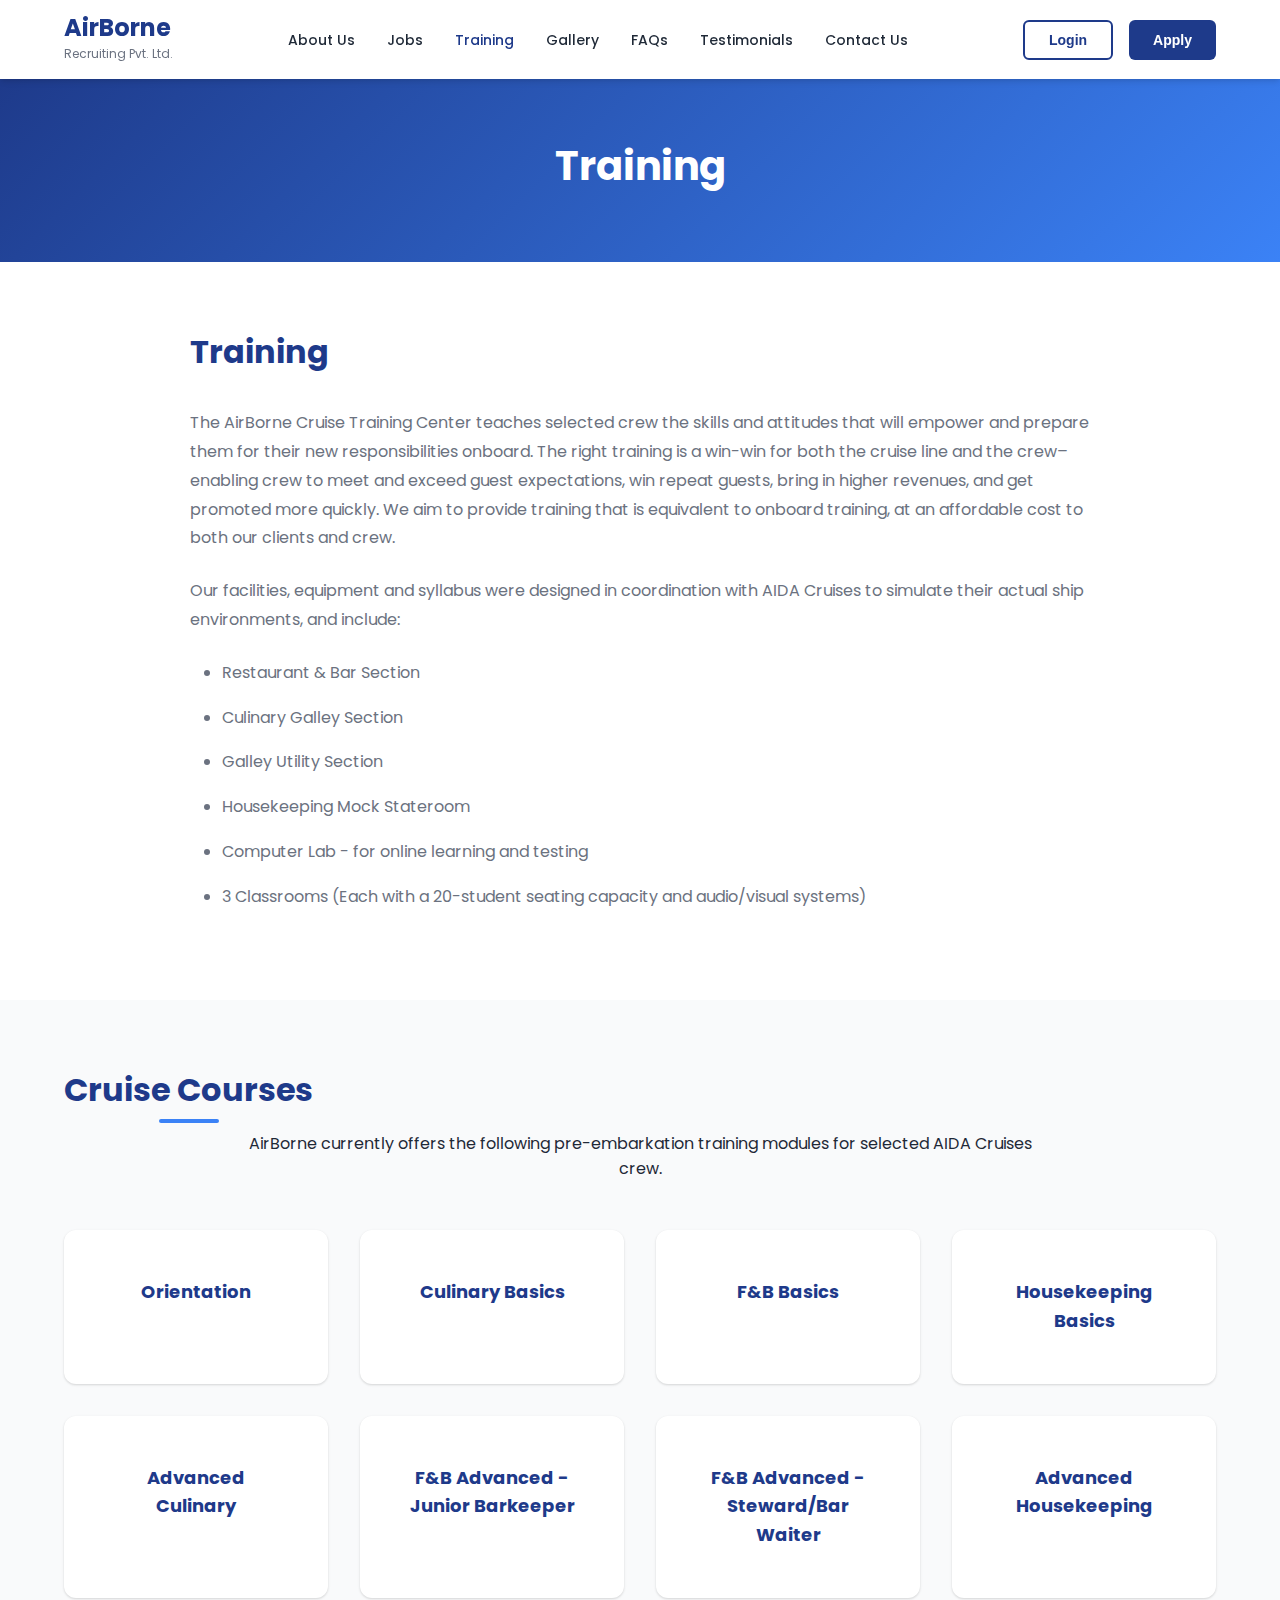
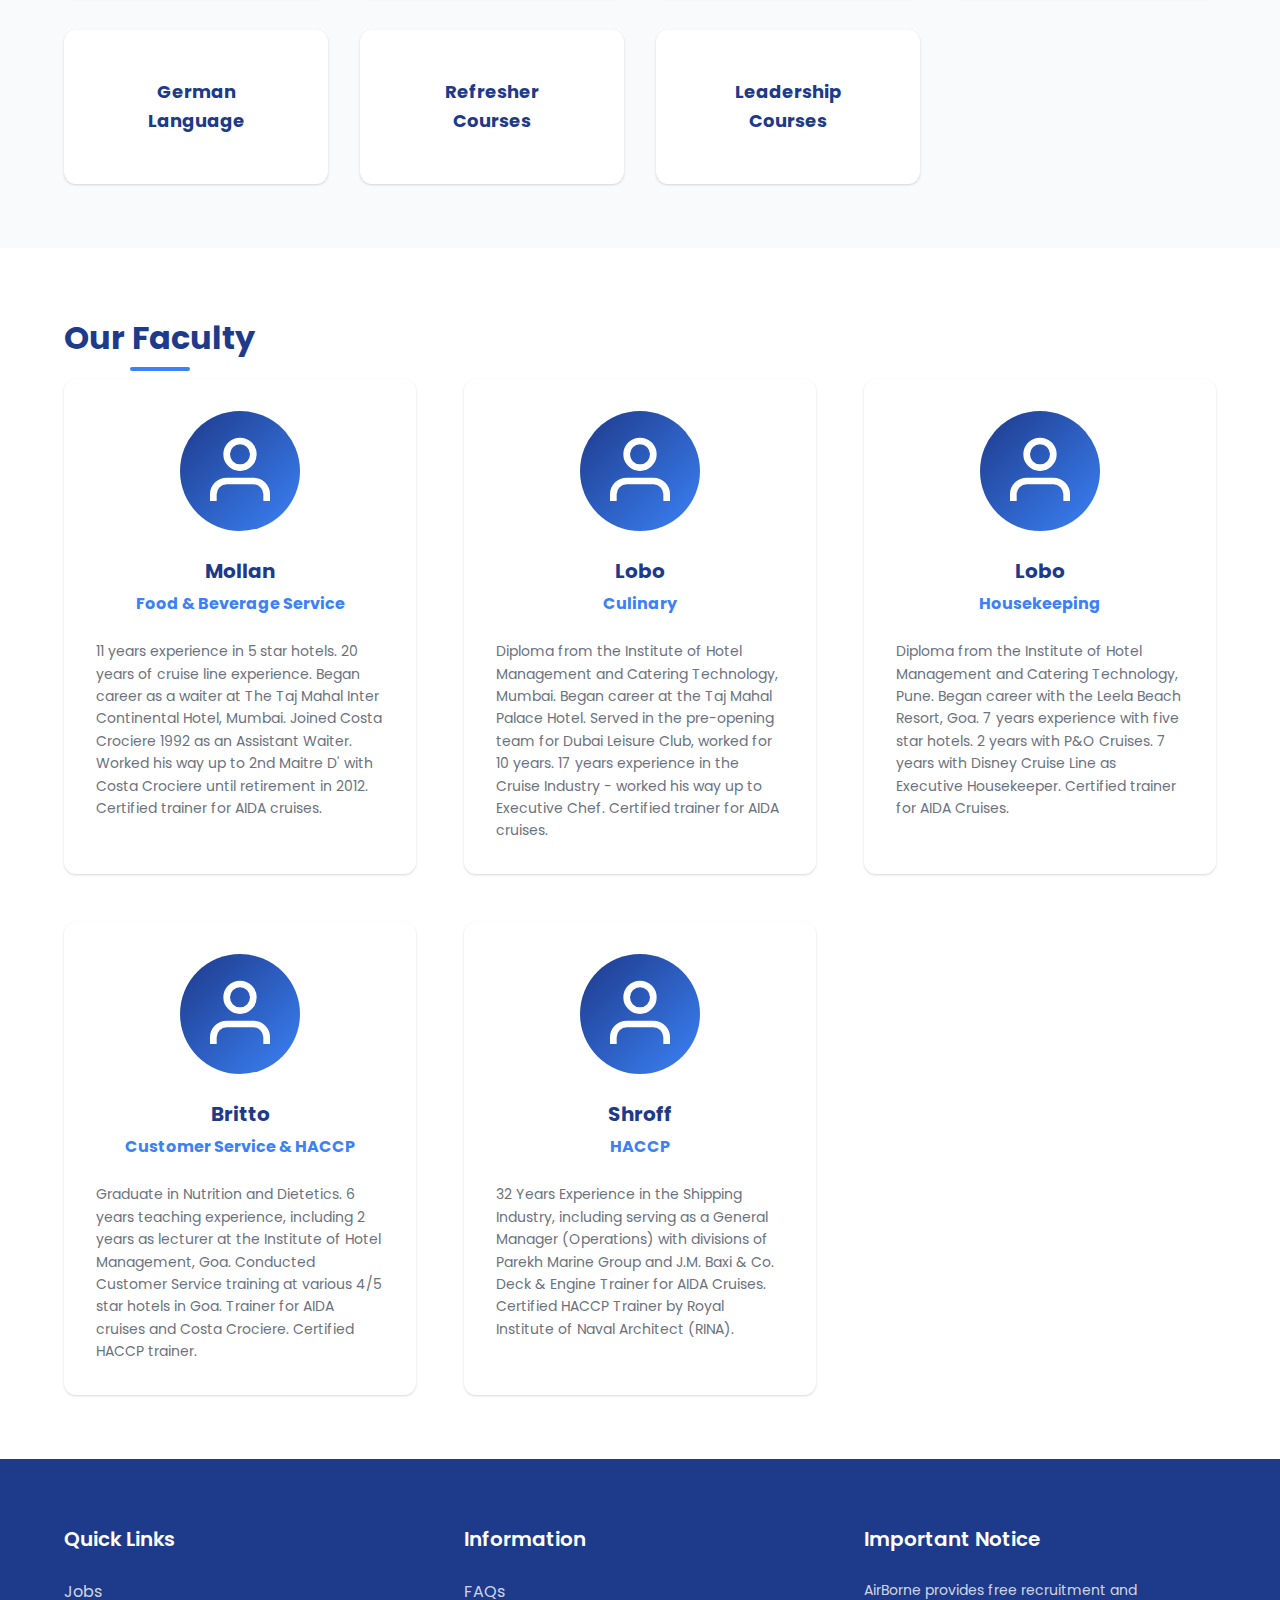
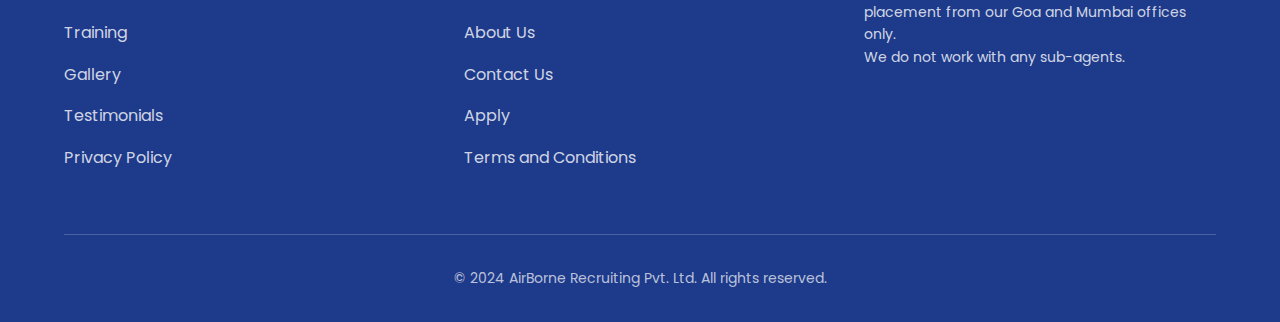
<file: website/website/training.html>
<!DOCTYPE html>
<html lang="en">
<head>
    <meta charset="UTF-8">
    <meta name="viewport" content="width=device-width, initial-scale=1.0">
    <title>Training - AirBorne Recruiting Pvt. Ltd.</title>
    <link rel="stylesheet" href="css/common.css">
    <link rel="stylesheet" href="css/training.css">
    <link href="https://fonts.googleapis.com/css2?family=Poppins:wght@300;400;500;600;700&display=swap" rel="stylesheet">
</head>
<body>
    <header class="header" id="header">
        <div class="container">
            <div class="header-content">
                <div class="logo">
                    <a href="index.html">
                        <h1>AirBorne</h1>
                        <span class="logo-tagline">Recruiting Pvt. Ltd.</span>
                    </a>
                </div>
                <nav class="nav" id="nav">
                    <ul class="nav-list">
                        <li><a href="about-us.html">About Us</a></li>
                        <li><a href="jobs.html">Jobs</a></li>
                        <li><a href="training.html" class="active">Training</a></li>
                        <li><a href="gallery.html">Gallery</a></li>
                        <li><a href="faqs.html">FAQs</a></li>
                        <li><a href="testimonials.html">Testimonials</a></li>
                        <li><a href="contact.html">Contact Us</a></li>
                    </ul>
                </nav>
                <div class="header-buttons">
                    <button class="btn btn-outline" id="loginBtn">Login</button>
                    <button class="btn btn-primary" id="applyBtn">Apply</button>
                </div>
                <button class="mobile-menu-toggle" id="mobileMenuToggle">
                    <span></span><span></span><span></span>
                </button>
            </div>
        </div>
    </header>

    <section class="page-header">
        <div class="container">
            <h1 class="page-title">Training</h1>
        </div>
    </section>

    <section class="section-padding">
        <div class="container">
            <div class="content-section">
                <h2 class="section-title-left">Training</h2>
                <div class="content-text">
                    <p>The AirBorne Cruise Training Center teaches selected crew the skills and attitudes that will empower and prepare them for their new responsibilities onboard. The right training is a win-win for both the cruise line and the crew– enabling crew to meet and exceed guest expectations, win repeat guests, bring in higher revenues, and get promoted more quickly. We aim to provide training that is equivalent to onboard training, at an affordable cost to both our clients and crew.</p>
                    <p>Our facilities, equipment and syllabus were designed in coordination with AIDA Cruises to simulate their actual ship environments, and include:</p>
                    <ul class="styled-list">
                        <li>Restaurant & Bar Section</li>
                        <li>Culinary Galley Section</li>
                        <li>Galley Utility Section</li>
                        <li>Housekeeping Mock Stateroom</li>
                        <li>Computer Lab - for online learning and testing</li>
                        <li>3 Classrooms (Each with a 20-student seating capacity and audio/visual systems)</li>
                    </ul>
                </div>
            </div>
        </div>
    </section>

    <section class="section-padding bg-light">
        <div class="container">
            <h2 class="section-title">Cruise Courses</h2>
            <p class="text-center" style="max-width: 800px; margin: 0 auto 3rem;">AirBorne currently offers the following pre-embarkation training modules for selected AIDA Cruises crew.</p>
            <div class="courses-grid">
                <div class="course-card"><h3>Orientation</h3></div>
                <div class="course-card"><h3>Culinary Basics</h3></div>
                <div class="course-card"><h3>F&B Basics</h3></div>
                <div class="course-card"><h3>Housekeeping Basics</h3></div>
                <div class="course-card"><h3>Advanced Culinary</h3></div>
                <div class="course-card"><h3>F&B Advanced - Junior Barkeeper</h3></div>
                <div class="course-card"><h3>F&B Advanced - Steward/Bar Waiter</h3></div>
                <div class="course-card"><h3>Advanced Housekeeping</h3></div>
                <div class="course-card"><h3>German Language</h3></div>
                <div class="course-card"><h3>Refresher Courses</h3></div>
                <div class="course-card"><h3>Leadership Courses</h3></div>
            </div>
        </div>
    </section>

    <section class="section-padding">
        <div class="container">
            <h2 class="section-title">Our Faculty</h2>
            <div class="faculty-grid">
                <div class="faculty-card">
                    <div class="faculty-image-placeholder">
                        <svg xmlns="http://www.w3.org/2000/svg" width="80" height="80" viewBox="0 0 24 24" fill="none" stroke="currentColor" stroke-width="2">
                            <path d="M20 21v-2a4 4 0 0 0-4-4H8a4 4 0 0 0-4 4v2"></path>
                            <circle cx="12" cy="7" r="4"></circle>
                        </svg>
                    </div>
                    <h3>Mollan</h3>
                    <h4>Food & Beverage Service</h4>
                    <p>11 years experience in 5 star hotels. 20 years of cruise line experience. Began career as a waiter at The Taj Mahal Inter Continental Hotel, Mumbai. Joined Costa Crociere 1992 as an Assistant Waiter. Worked his way up to 2nd Maitre D' with Costa Crociere until retirement in 2012. Certified trainer for AIDA cruises.</p>
                </div>
                
                <div class="faculty-card">
                    <div class="faculty-image-placeholder">
                        <svg xmlns="http://www.w3.org/2000/svg" width="80" height="80" viewBox="0 0 24 24" fill="none" stroke="currentColor" stroke-width="2">
                            <path d="M20 21v-2a4 4 0 0 0-4-4H8a4 4 0 0 0-4 4v2"></path>
                            <circle cx="12" cy="7" r="4"></circle>
                        </svg>
                    </div>
                    <h3>Lobo</h3>
                    <h4>Culinary</h4>
                    <p>Diploma from the Institute of Hotel Management and Catering Technology, Mumbai. Began career at the Taj Mahal Palace Hotel. Served in the pre-opening team for Dubai Leisure Club, worked for 10 years. 17 years experience in the Cruise Industry - worked his way up to Executive Chef. Certified trainer for AIDA cruises.</p>
                </div>
                
                <div class="faculty-card">
                    <div class="faculty-image-placeholder">
                        <svg xmlns="http://www.w3.org/2000/svg" width="80" height="80" viewBox="0 0 24 24" fill="none" stroke="currentColor" stroke-width="2">
                            <path d="M20 21v-2a4 4 0 0 0-4-4H8a4 4 0 0 0-4 4v2"></path>
                            <circle cx="12" cy="7" r="4"></circle>
                        </svg>
                    </div>
                    <h3>Lobo</h3>
                    <h4>Housekeeping</h4>
                    <p>Diploma from the Institute of Hotel Management and Catering Technology, Pune. Began career with the Leela Beach Resort, Goa. 7 years experience with five star hotels. 2 years with P&O Cruises. 7 years with Disney Cruise Line as Executive Housekeeper. Certified trainer for AIDA Cruises.</p>
                </div>
                
                <div class="faculty-card">
                    <div class="faculty-image-placeholder">
                        <svg xmlns="http://www.w3.org/2000/svg" width="80" height="80" viewBox="0 0 24 24" fill="none" stroke="currentColor" stroke-width="2">
                            <path d="M20 21v-2a4 4 0 0 0-4-4H8a4 4 0 0 0-4 4v2"></path>
                            <circle cx="12" cy="7" r="4"></circle>
                        </svg>
                    </div>
                    <h3>Britto</h3>
                    <h4>Customer Service & HACCP</h4>
                    <p>Graduate in Nutrition and Dietetics. 6 years teaching experience, including 2 years as lecturer at the Institute of Hotel Management, Goa. Conducted Customer Service training at various 4/5 star hotels in Goa. Trainer for AIDA cruises and Costa Crociere. Certified HACCP trainer.</p>
                </div>
                
                <div class="faculty-card">
                    <div class="faculty-image-placeholder">
                        <svg xmlns="http://www.w3.org/2000/svg" width="80" height="80" viewBox="0 0 24 24" fill="none" stroke="currentColor" stroke-width="2">
                            <path d="M20 21v-2a4 4 0 0 0-4-4H8a4 4 0 0 0-4 4v2"></path>
                            <circle cx="12" cy="7" r="4"></circle>
                        </svg>
                    </div>
                    <h3>Shroff</h3>
                    <h4>HACCP</h4>
                    <p>32 Years Experience in the Shipping Industry, including serving as a General Manager (Operations) with divisions of Parekh Marine Group and J.M. Baxi & Co. Deck & Engine Trainer for AIDA Cruises. Certified HACCP Trainer by Royal Institute of Naval Architect (RINA).</p>
                </div>
            </div>
        </div>
    </section>

    <footer class="footer">
        <div class="container">
            <div class="footer-content">
                <div class="footer-col">
                    <h4>Quick Links</h4>
                    <ul>
                        <li><a href="jobs.html">Jobs</a></li>
                        <li><a href="training.html">Training</a></li>
                        <li><a href="gallery.html">Gallery</a></li>
                        <li><a href="testimonials.html">Testimonials</a></li>
                        <li><a href="#">Privacy Policy</a></li>
                    </ul>
                </div>
                <div class="footer-col">
                    <h4>Information</h4>
                    <ul>
                        <li><a href="faqs.html">FAQs</a></li>
                        <li><a href="about-us.html">About Us</a></li>
                        <li><a href="contact.html">Contact Us</a></li>
                        <li><a href="#" id="footerApplyBtn">Apply</a></li>
                        <li><a href="#">Terms and Conditions</a></li>
                    </ul>
                </div>
                <div class="footer-col">
                    <h4>Important Notice</h4>
                    <p>AirBorne provides free recruitment and placement from our Goa and Mumbai offices only.</p>
                    <p>We do not work with any sub-agents.</p>
                </div>
            </div>
            <div class="footer-bottom">
                <p>&copy; 2024 AirBorne Recruiting Pvt. Ltd. All rights reserved.</p>
            </div>
        </div>
    </footer>

    <div class="modal" id="loginModal">
        <div class="modal-content">
            <span class="modal-close" id="loginClose">&times;</span>
            <h2>Login</h2>
            <form class="modal-form">
                <div class="form-group">
                    <label for="loginEmail">Email</label>
                    <input type="email" id="loginEmail" required>
                </div>
                <div class="form-group">
                    <label for="loginPassword">Password</label>
                    <input type="password" id="loginPassword" required>
                </div>
                <button type="submit" class="btn btn-primary btn-full">Login</button>
                <a href="#" class="forgot-password" id="forgotPasswordLink">Forgot Password?</a>
                <p class="modal-footer-text">New User? <a href="#" id="showSignup">Apply Now</a></p>
            </form>
        </div>
    </div>

    <div class="modal" id="signupModal">
        <div class="modal-content">
            <span class="modal-close" id="signupClose">&times;</span>
            <h2>Sign Up</h2>
            <form class="modal-form">
                <div class="form-group">
                    <label for="signupName">Full Name</label>
                    <input type="text" id="signupName" required>
                </div>
                <div class="form-group">
                    <label for="signupEmail">Email</label>
                    <input type="email" id="signupEmail" required>
                </div>
                <div class="form-group">
                    <label for="signupPassword">Password</label>
                    <input type="password" id="signupPassword" required>
                </div>
                <div class="form-group">
                    <label for="signupPhone">Phone Number</label>
                    <input type="tel" id="signupPhone" required>
                </div>
                <div class="form-group checkbox-group">
                    <input type="checkbox" id="termsCheck" required>
                    <label for="termsCheck">I agree to the <a href="#">Terms and Conditions</a> and <a href="#">Privacy Policy</a></label>
                </div>
                <button type="submit" class="btn btn-primary btn-full">Sign Up</button>
                <p class="modal-footer-text">Existing User? <a href="#" id="showLogin">Log In</a></p>
            </form>
        </div>
    </div>

    <div class="modal" id="forgotPasswordModal">
        <div class="modal-content">
            <span class="modal-close" id="forgotClose">&times;</span>
            <h2>Forgot Password</h2>
            <form class="modal-form">
                <p>Enter your email address and we'll send you a link to reset your password.</p>
                <div class="form-group">
                    <label for="forgotEmail">Email</label>
                    <input type="email" id="forgotEmail" required>
                </div>
                <button type="submit" class="btn btn-primary btn-full">Reset Password</button>
                <p class="modal-footer-text"><a href="#" id="backToLogin">Back to Login</a></p>
            </form>
        </div>
    </div>

    <script src="script.js"></script>
</body>
</html>
</file>
<file: website/website/css/home.css>
/* ============================================
   HOME PAGE STYLES
   ============================================ */

/* Hero Section */
.hero {
    position: relative;
    min-height: 600px;
    display: flex;
    align-items: center;
    background: linear-gradient(135deg, #1e3a8a 0%, #3b82f6 100%);
    background-image: 
        linear-gradient(135deg, rgba(30, 58, 138, 0.95) 0%, rgba(59, 130, 246, 0.9) 100%),
        url('data:image/svg+xml,<svg width="100" height="100" xmlns="http://www.w3.org/2000/svg"><defs><pattern id="grid" width="40" height="40" patternUnits="userSpaceOnUse"><path d="M 40 0 L 0 0 0 40" fill="none" stroke="rgba(255,255,255,0.1)" stroke-width="1"/></pattern></defs><rect width="100" height="100" fill="url(%23grid)"/></svg>');
    margin-top: 70px;
    overflow: hidden;
}

.hero-overlay {
    position: absolute;
    top: 0;
    left: 0;
    right: 0;
    bottom: 0;
    background: radial-gradient(circle at 30% 50%, rgba(96, 165, 250, 0.3) 0%, transparent 50%);
}

.hero-content {
    position: relative;
    z-index: 2;
    flex-direction: column;
    padding: 30px;
}

.hero-content h3 {
    font-size: var(--font-size-4xl);
    margin-bottom: var(--spacing-md);
    line-height: 1.2;
}
.hero-content h1 {
    font-size: var(--font-size-4xl);
    margin-bottom: var(--spacing-md);
    line-height: 1.2;
}

.hero-stats {
    display: grid;
    grid-template-columns: repeat(auto-fit, minmax(250px, 1fr));
    gap: var(--spacing-xl);
    max-width: 1000px;
    margin: 0 auto;
}

.stat-item {
    background: rgba(255, 255, 255, 0.1);
    backdrop-filter: blur(10px);
    padding: var(--spacing-xl);
    border-radius: 12px;
    border: 1px solid rgba(255, 255, 255, 0.2);
    transition: transform var(--transition-base), box-shadow var(--transition-base);
}

.stat-item:hover {
    transform: translateY(-8px);
    box-shadow: 0 20px 40px rgba(0, 0, 0, 0.2);
}

.stat-number,
.stat-text {
    font-size: var(--font-size-4xl);
    font-weight: 700;
    color: white;
    margin-bottom: var(--spacing-sm);
    line-height: 1.2;
}

.stat-label {
    font-size: var(--font-size-lg);
    color: rgba(255, 255, 255, 0.9);
    font-weight: 500;
}

/* About Section */
.about {
    padding: var(--spacing-2xl) 0;
    background: var(--bg-white);
}

.about-content {
    max-width: 900px;
    margin: 0 auto;
    text-align: center;
}

.about-content p {
    font-size: var(--font-size-lg);
    color: var(--text-light);
    margin-bottom: var(--spacing-md);
    line-height: 1.8;
}

.about-content .btn {
    margin-top: var(--spacing-lg);
}

/* Services Section */
.services {
    padding: var(--spacing-2xl) 0;
    background: var(--bg-light);
}

.services-grid {
    display: grid;
    grid-template-columns: repeat(auto-fit, minmax(300px, 1fr));
    gap: var(--spacing-xl);
    max-width: 900px;
    margin: 0 auto;
}

.service-card {
    background: var(--bg-white);
    padding: var(--spacing-xl);
    border-radius: 12px;
    box-shadow: var(--shadow-base);
    text-align: center;
    transition: all var(--transition-base);
}

.service-card:hover {
    transform: translateY(-8px);
    box-shadow: var(--shadow-xl);
}

.service-icon {
    width: 80px;
    height: 80px;
    margin: 0 auto var(--spacing-md);
    background: linear-gradient(135deg, var(--primary-color), var(--secondary-color));
    border-radius: 50%;
    display: flex;
    align-items: center;
    justify-content: center;
    color: white;
}

.service-card h3 {
    font-size: var(--font-size-2xl);
    color: var(--primary-color);
    margin-bottom: var(--spacing-sm);
}

.service-card p {
    font-size: var(--font-size-base);
    color: var(--text-light);
    margin-bottom: var(--spacing-md);
}

/* Testimonials Section */
.testimonials {
    padding: var(--spacing-2xl) 0;
    background: var(--bg-white);
}

.testimonials-slider {
    position: relative;
    max-width: 800px;
    margin: 0 auto;
    min-height: 300px;
}

.testimonial-item {
    display: none;
    opacity: 0;
    transition: opacity var(--transition-slow);
}

.testimonial-item.active {
    display: block;
    opacity: 1;
    animation: fadeInTestimonial var(--transition-slow);
}

@keyframes fadeInTestimonial {
    from {
        opacity: 0;
        transform: translateY(20px);
    }
    to {
        opacity: 1;
        transform: translateY(0);
    }
}

.testimonial-content {
    background: var(--bg-light);
    padding: var(--spacing-xl);
    border-radius: 12px;
    border-left: 4px solid var(--primary-color);
}

.testimonial-content p {
    font-size: var(--font-size-lg);
    color: var(--text-dark);
    font-style: italic;
    line-height: 1.8;
    margin-bottom: var(--spacing-lg);
}

.testimonial-author h4 {
    font-size: var(--font-size-xl);
    color: var(--primary-color);
    margin-bottom: 0.25rem;
}

.testimonial-author p {
    font-size: var(--font-size-sm);
    color: var(--text-light);
    font-style: normal;
    margin: 0;
}

.testimonial-dots {
    display: flex;
    justify-content: center;
    gap: var(--spacing-sm);
    margin-top: var(--spacing-lg);
}

.dot {
    width: 12px;
    height: 12px;
    border-radius: 50%;
    background: var(--border-color);
    cursor: pointer;
    transition: all var(--transition-base);
}

.dot:hover {
    background: var(--accent-color);
}

.dot.active {
    background: var(--primary-color);
    transform: scale(1.2);
}

/* Contact Section */
.contact {
    padding: var(--spacing-2xl) 0;
    background: var(--bg-light);
}

.contact-content {
    max-width: 900px;
    margin: 0 auto;
}

.contact-info {
    display: grid;
    grid-template-columns: repeat(auto-fit, minmax(250px, 1fr));
    gap: var(--spacing-xl);
}

.info-item {
    background: var(--bg-white);
    padding: var(--spacing-lg);
    border-radius: 12px;
    box-shadow: var(--shadow-base);
    text-align: center;
    transition: all var(--transition-base);
}

.info-item:hover {
    transform: translateY(-4px);
    box-shadow: var(--shadow-lg);
}

.info-item h3 {
    font-size: var(--font-size-xl);
    color: var(--primary-color);
    margin-bottom: var(--spacing-sm);
}

.info-item p {
    font-size: var(--font-size-base);
    color: var(--text-light);
    margin-bottom: 0.5rem;
}

/* Responsive */
@media (max-width: 1024px) {
    .hero-stats {
        grid-template-columns: 1fr;
        gap: var(--spacing-lg);
    }
    
    .stat-number,
    .stat-text {
        font-size: var(--font-size-3xl);
    }
}

@media (max-width: 768px) {
    .hero {
        min-height: 500px;
        margin-top: 60px;
    }
    
    .hero-content {
        padding: var(--spacing-xl) 0;
    }
    
    .stat-item {
        padding: var(--spacing-lg);
    }
    
    .stat-number,
    .stat-text {
        font-size: var(--font-size-2xl);
    }
    
    .stat-label {
        font-size: var(--font-size-base);
    }
    
    .about-content p {
        font-size: var(--font-size-base);
    }
    
    .services-grid {
        grid-template-columns: 1fr;
    }
    
    .testimonial-content {
        padding: var(--spacing-lg);
    }
    
    .testimonial-content p {
        font-size: var(--font-size-base);
    }
    
    .contact-info {
        grid-template-columns: 1fr;
    }
}

@media (max-width: 480px) {
    .hero {
        min-height: 400px;
    }
    
    .stat-number,
    .stat-text {
        font-size: var(--font-size-xl);
    }
    
    .stat-label {
        font-size: var(--font-size-sm);
    }
}
</file>
<file: website/website/css/about-us.css>
/* ============================================
   ABOUT US PAGE STYLES
   ============================================ */

/* Timeline */
.timeline {
    position: relative;
    max-width: 1000px;
    margin: 0 auto;
    padding: var(--spacing-lg) 0;
}

.timeline::before {
    content: '';
    position: absolute;
    left: 50%;
    transform: translateX(-50%);
    width: 4px;
    height: 100%;
    background: var(--border-color);
}

.timeline-item {
    display: flex;
    margin-bottom: var(--spacing-xl);
    position: relative;
}

.timeline-item:nth-child(odd) {
    flex-direction: row-reverse;
}

.timeline-year {
    flex: 0 0 100px;
    font-size: var(--font-size-2xl);
    font-weight: 700;
    color: var(--primary-color);
    text-align: center;
    padding: var(--spacing-sm);
}

.timeline-content {
    flex: 1;
    background: var(--bg-white);
    padding: var(--spacing-lg);
    border-radius: 12px;
    box-shadow: var(--shadow-md);
    margin: 0 var(--spacing-lg);
    position: relative;
}

.timeline-content::before {
    content: '';
    position: absolute;
    top: 20px;
    width: 20px;
    height: 20px;
    background: var(--primary-color);
    border-radius: 50%;
}

.timeline-item:nth-child(odd) .timeline-content::before {
    right: -50px;
}

.timeline-item:nth-child(even) .timeline-content::before {
    left: -50px;
}

.timeline-content p {
    margin-bottom: var(--spacing-sm);
    color: var(--text-light);
    line-height: 1.6;
}

.timeline-content p:last-child {
    margin-bottom: 0;
}

/* Team Grid */
.team-grid {
    display: grid;
    grid-template-columns: repeat(auto-fit, minmax(250px, 1fr));
    gap: var(--spacing-xl);
}

.team-card {
    background: var(--bg-white);
    padding: var(--spacing-lg);
    border-radius: 12px;
    box-shadow: var(--shadow-base);
    text-align: center;
    transition: all var(--transition-base);
}

.team-card:hover {
    transform: translateY(-8px);
    box-shadow: var(--shadow-xl);
}

.team-placeholder {
    width: 120px;
    height: 120px;
    margin: 0 auto var(--spacing-md);
    background: linear-gradient(135deg, var(--primary-color), var(--secondary-color));
    border-radius: 50%;
    display: flex;
    align-items: center;
    justify-content: center;
    color: white;
}

.team-image {
    width: 120px;
    height: 120px;
    border-radius: 50%;
    object-fit: cover;
    margin: 0 auto var(--spacing-md);
    display: block;
}

.team-card h3 {
    font-size: var(--font-size-lg);
    color: var(--primary-color);
    margin-bottom: var(--spacing-sm);
}

/* Responsive */
@media (max-width: 768px) {
    .timeline::before {
        left: 20px;
    }
    
    .timeline-item {
        flex-direction: column !important;
    }
    
    .timeline-year {
        flex: 1;
        text-align: left;
    }
    
    .timeline-content {
        margin: 0 0 0 var(--spacing-lg);
    }
    
    .timeline-item:nth-child(odd) .timeline-content::before,
    .timeline-item:nth-child(even) .timeline-content::before {
        left: -50px;
    }
}
</file>
<file: website/website/css/contact.css>
/* ============================================
   CONTACT PAGE STYLES
   ============================================ */

.contact-layout {
    display: grid;
    grid-template-columns: 2fr 1fr;
    gap: var(--spacing-2xl);
}

.contact-form {
    display: flex;
    flex-direction: column;
    gap: var(--spacing-md);
}

.form-row {
    display: grid;
    grid-template-columns: 1fr 1fr;
    gap: var(--spacing-md);
}

.contact-form textarea {
    padding: 0.75rem;
    border: 1px solid var(--border-color);
    border-radius: 6px;
    font-size: var(--font-size-base);
    font-family: var(--font-family);
    transition: all var(--transition-base);
    resize: vertical;
}

.contact-form textarea:focus {
    outline: none;
    border-color: var(--primary-color);
    box-shadow: 0 0 0 3px rgba(30, 58, 138, 0.1);
}

.office-card {
    background: var(--bg-white);
    padding: var(--spacing-lg);
    border-radius: 12px;
    box-shadow: var(--shadow-base);
    margin-bottom: var(--spacing-lg);
}

.office-card h3 {
    font-size: var(--font-size-xl);
    color: var(--primary-color);
    margin-bottom: var(--spacing-md);
}

.office-info {
    display: flex;
    gap: var(--spacing-md);
    margin-bottom: var(--spacing-md);
}

.info-icon {
    flex-shrink: 0;
    color: var(--secondary-color);
}

.office-info p {
    margin: 0;
    color: var(--text-light);
    line-height: 1.6;
}

.cta-boxes {
    display: grid;
    grid-template-columns: repeat(auto-fit, minmax(280px, 1fr));
    gap: var(--spacing-xl);
}

.cta-box-small {
    background: var(--bg-white);
    padding: var(--spacing-xl);
    border-radius: 12px;
    box-shadow: var(--shadow-base);
    text-align: center;
    transition: all var(--transition-base);
}

.cta-box-small:hover {
    transform: translateY(-8px);
    box-shadow: var(--shadow-xl);
}

.cta-icon {
    width: 80px;
    height: 80px;
    margin: 0 auto var(--spacing-md);
    background: linear-gradient(135deg, var(--primary-color), var(--secondary-color));
    border-radius: 50%;
    display: flex;
    align-items: center;
    justify-content: center;
    color: white;
}

.cta-box-small h3 {
    font-size: var(--font-size-lg);
    color: var(--primary-color);
    margin-bottom: var(--spacing-sm);
}

.cta-box-small p {
    color: var(--text-light);
    margin-bottom: var(--spacing-md);
}

/* Responsive */
@media (max-width: 768px) {
    .contact-layout {
        grid-template-columns: 1fr;
    }
    
    .form-row {
        grid-template-columns: 1fr;
    }
}
</file>
<file: website/website/css/faqs.css>
/* ============================================
   FAQS PAGE STYLES
   ============================================ */

.faq-category-section {
    margin-bottom: var(--spacing-2xl);
}

.faq-category-title {
    font-size: var(--font-size-2xl);
    font-weight: 600;
    color: var(--primary-color);
    margin-bottom: var(--spacing-lg);
    padding-bottom: var(--spacing-sm);
    border-bottom: 3px solid var(--secondary-color);
}

.faq-accordion {
    display: flex;
    flex-direction: column;
    gap: var(--spacing-md);
}

.faq-item {
    background: var(--bg-white);
    border-radius: 8px;
    box-shadow: var(--shadow-sm);
    overflow: hidden;
    transition: all var(--transition-base);
}

.faq-item:hover {
    box-shadow: var(--shadow-md);
}

.faq-question {
    display: flex;
    justify-content: space-between;
    align-items: center;
    padding: var(--spacing-md) var(--spacing-lg);
    cursor: pointer;
    background: var(--bg-white);
    transition: all var(--transition-base);
}

.faq-question:hover {
    background: var(--bg-light);
}

.faq-item.active .faq-question {
    background: var(--primary-color);
    color: white;
}

.faq-question h4 {
    font-size: var(--font-size-base);
    font-weight: 600;
    margin: 0;
}

.faq-icon {
    font-size: var(--font-size-2xl);
    font-weight: 300;
    transition: transform var(--transition-base);
}

.faq-item.active .faq-icon {
    transform: rotate(45deg);
}

.faq-answer {
    max-height: 0;
    overflow: hidden;
    transition: max-height var(--transition-slow);
}

.faq-item.active .faq-answer {
    max-height: 500px;
}

.faq-answer p {
    padding: var(--spacing-md) var(--spacing-lg);
    color: var(--text-light);
    line-height: 1.6;
    margin: 0;
}

.faq-answer a {
    color: var(--primary-color);
    text-decoration: none;
}

.faq-answer a:hover {
    text-decoration: underline;
}
</file>
<file: website/website/css/gallery.css>
/* ============================================
   GALLERY PAGE STYLES
   ============================================ */

.gallery-tabs {
    display: flex;
    justify-content: center;
    gap: var(--spacing-md);
    margin-bottom: var(--spacing-xl);
}

.gallery-tab {
    padding: 0.75rem 2rem;
    background: var(--bg-white);
    border: 2px solid var(--border-color);
    border-radius: 8px;
    font-size: var(--font-size-base);
    font-weight: 600;
    cursor: pointer;
    transition: all var(--transition-base);
}

.gallery-tab:hover {
    border-color: var(--primary-color);
    color: var(--primary-color);
}

.gallery-tab.active {
    background: var(--primary-color);
    color: white;
    border-color: var(--primary-color);
}

.gallery-categories {
    display: flex;
    flex-wrap: wrap;
    gap: var(--spacing-sm);
    justify-content: center;
    margin-bottom: var(--spacing-xl);
}

.gallery-category-btn {
    padding: 0.5rem 1rem;
    background: var(--bg-white);
    border: 2px solid var(--border-color);
    border-radius: 25px;
    font-size: var(--font-size-sm);
    font-weight: 500;
    cursor: pointer;
    transition: all var(--transition-base);
}

.gallery-category-btn:hover {
    border-color: var(--primary-color);
    color: var(--primary-color);
}

.gallery-category-btn.active {
    background: var(--primary-color);
    color: white;
    border-color: var(--primary-color);
}

.gallery-grid {
    display: grid;
    grid-template-columns: repeat(auto-fill, minmax(280px, 1fr));
    gap: var(--spacing-lg);
}

.gallery-item {
    background: var(--bg-white);
    border-radius: 12px;
    overflow: hidden;
    box-shadow: var(--shadow-base);
    cursor: pointer;
    transition: all var(--transition-base);
    opacity: 1;
    transform: scale(1);
}

.gallery-item:hover {
    transform: scale(1.05);
    box-shadow: var(--shadow-xl);
}

.gallery-placeholder {
    width: 100%;
    height: 200px;
    background: linear-gradient(135deg, var(--primary-color), var(--secondary-color));
    display: flex;
    align-items: center;
    justify-content: center;
    color: white;
}

.gallery-image {
    width: 100%;
    height: 200px;
    object-fit: cover;
    display: block;
}

.gallery-caption {
    padding: var(--spacing-md);
}

.gallery-caption h4 {
    font-size: var(--font-size-base);
    color: var(--primary-color);
    margin-bottom: 0.5rem;
}

.gallery-caption p {
    font-size: var(--font-size-sm);
    color: var(--text-light);
}

/* Lightbox */
.lightbox {
    display: none;
    position: fixed;
    z-index: 2000;
    left: 0;
    top: 0;
    width: 100%;
    height: 100%;
    background-color: rgba(0, 0, 0, 0.95);
}

.lightbox.active {
    display: flex;
    align-items: center;
    justify-content: center;
}

.lightbox-content {
    max-width: 90%;
    max-height: 90%;
    text-align: center;
}

.lightbox-image-placeholder {
    width: 600px;
    height: 400px;
    background: linear-gradient(135deg, var(--primary-color), var(--secondary-color));
    display: flex;
    align-items: center;
    justify-content: center;
    color: white;
    border-radius: 8px;
    margin: 0 auto var(--spacing-md);
}

.lightbox-caption {
    color: white;
    padding: var(--spacing-md);
}

.lightbox-caption h3 {
    font-size: var(--font-size-2xl);
    margin-bottom: var(--spacing-sm);
}

.lightbox-close {
    position: absolute;
    right: 2rem;
    top: 2rem;
    color: white;
    font-size: 3rem;
    font-weight: bold;
    cursor: pointer;
    transition: color var(--transition-fast);
}

.lightbox-close:hover {
    color: var(--accent-color);
}

.lightbox-prev,
.lightbox-next {
    position: absolute;
    top: 50%;
    transform: translateY(-50%);
    background: rgba(255, 255, 255, 0.2);
    color: white;
    border: none;
    font-size: 2rem;
    padding: 1rem 1.5rem;
    cursor: pointer;
    transition: all var(--transition-base);
    border-radius: 8px;
}

.lightbox-prev:hover,
.lightbox-next:hover {
    background: rgba(255, 255, 255, 0.4);
}

.lightbox-prev {
    left: 2rem;
}

.lightbox-next {
    right: 2rem;
}

/* Responsive */
@media (max-width: 768px) {
    .gallery-categories {
        justify-content: flex-start;
    }
    
    .lightbox-image-placeholder {
        width: 90vw;
        height: 60vh;
    }
    
    .lightbox-prev,
    .lightbox-next {
        padding: 0.5rem 1rem;
        font-size: 1.5rem;
    }
    
    .lightbox-prev {
        left: 0.5rem;
    }
    
    .lightbox-next {
        right: 0.5rem;
    }
}
</file>
<file: website/website/css/jobs.css>
/* ============================================
   JOBS PAGE STYLES
   ============================================ */

.job-categories {
    display: flex;
    flex-wrap: wrap;
    gap: var(--spacing-sm);
    justify-content: center;
    margin-bottom: var(--spacing-xl);
}

.job-category-btn {
    padding: 0.5rem 1rem;
    background: var(--bg-white);
    border: 2px solid var(--border-color);
    border-radius: 25px;
    font-size: var(--font-size-sm);
    font-weight: 500;
    cursor: pointer;
    transition: all var(--transition-base);
}

.job-category-btn:hover {
    border-color: var(--primary-color);
    color: var(--primary-color);
}

.job-category-btn.active {
    background: var(--primary-color);
    color: white;
    border-color: var(--primary-color);
}

.jobs-grid {
    display: grid;
    grid-template-columns: repeat(auto-fill, minmax(280px, 1fr));
    gap: var(--spacing-lg);
}

.job-card {
    background: var(--bg-white);
    padding: var(--spacing-lg);
    border-radius: 12px;
    box-shadow: var(--shadow-base);
    transition: all var(--transition-base);
    opacity: 1;
    transform: translateY(0);
}

.job-card:hover {
    transform: translateY(-8px);
    box-shadow: var(--shadow-xl);
}

.job-card h3 {
    font-size: var(--font-size-lg);
    color: var(--primary-color);
    margin-bottom: var(--spacing-sm);
}

.job-card p {
    color: var(--text-light);
    margin-bottom: var(--spacing-md);
}

/* Responsive */
@media (max-width: 768px) {
    .job-categories {
        justify-content: flex-start;
    }
}
</file>
<file: website/website/css/testimonials.css>
/* ============================================
   TESTIMONIALS PAGE STYLES
   ============================================ */

.testimonial-categories {
    display: flex;
    flex-wrap: wrap;
    gap: var(--spacing-sm);
    justify-content: center;
    margin-bottom: var(--spacing-xl);
}

.testimonial-category-btn {
    padding: 0.5rem 1rem;
    background: var(--bg-white);
    border: 2px solid var(--border-color);
    border-radius: 25px;
    font-size: var(--font-size-sm);
    font-weight: 500;
    cursor: pointer;
    transition: all var(--transition-base);
}

.testimonial-category-btn:hover {
    border-color: var(--primary-color);
    color: var(--primary-color);
}

.testimonial-category-btn.active {
    background: var(--primary-color);
    color: white;
    border-color: var(--primary-color);
}

.testimonials-grid {
    display: grid;
    grid-template-columns: repeat(auto-fill, minmax(320px, 1fr));
    gap: var(--spacing-xl);
}

.testimonial-card {
    background: var(--bg-white);
    padding: var(--spacing-lg);
    border-radius: 12px;
    box-shadow: var(--shadow-base);
    transition: all var(--transition-base);
    opacity: 1;
    transform: translateY(0);
}

.testimonial-card:hover {
    transform: translateY(-8px);
    box-shadow: var(--shadow-xl);
}

.testimonial-image-placeholder {
    width: 100px;
    height: 100px;
    margin: 0 auto var(--spacing-md);
    background: linear-gradient(135deg, var(--primary-color), var(--secondary-color));
    border-radius: 50%;
    display: flex;
    align-items: center;
    justify-content: center;
    color: white;
}

.testimonial-image {
    width: 100px;
    height: 100px;
    border-radius: 50%;
    object-fit: cover;
    margin: 0 auto var(--spacing-md);
    display: block;
}

.testimonial-card h3 {
    font-size: var(--font-size-lg);
    color: var(--primary-color);
    margin-bottom: 0.25rem;
    text-align: center;
}

.testimonial-card h4 {
    font-size: var(--font-size-sm);
    color: var(--secondary-color);
    margin-bottom: 0.25rem;
    text-align: center;
}

.testimonial-year {
    font-size: var(--font-size-xs);
    color: var(--text-light);
    text-align: center;
    margin-bottom: var(--spacing-md);
}

.testimonial-text {
    font-size: var(--font-size-sm);
    color: var(--text-light);
    line-height: 1.6;
    font-style: italic;
}

/* Responsive */
@media (max-width: 768px) {
    .testimonial-categories {
        justify-content: flex-start;
    }
}
</file>
<file: website/website/css/training.css>
/* ============================================
   TRAINING PAGE STYLES
   ============================================ */

.courses-grid {
    display: grid;
    grid-template-columns: repeat(auto-fill, minmax(250px, 1fr));
    gap: var(--spacing-lg);
}

.course-card {
    background: var(--bg-white);
    padding: var(--spacing-xl);
    border-radius: 12px;
    box-shadow: var(--shadow-base);
    text-align: center;
    transition: all var(--transition-base);
}

.course-card:hover {
    transform: translateY(-8px);
    box-shadow: var(--shadow-xl);
}

.course-card h3 {
    font-size: var(--font-size-lg);
    color: var(--primary-color);
}

/* Faculty Grid */
.faculty-grid {
    display: grid;
    grid-template-columns: repeat(auto-fit, minmax(300px, 1fr));
    gap: var(--spacing-xl);
}

.faculty-card {
    background: var(--bg-white);
    padding: var(--spacing-lg);
    border-radius: 12px;
    box-shadow: var(--shadow-base);
    text-align: center;
    transition: all var(--transition-base);
}

.faculty-card:hover {
    transform: translateY(-8px);
    box-shadow: var(--shadow-xl);
}

.faculty-image-placeholder {
    width: 120px;
    height: 120px;
    margin: 0 auto var(--spacing-md);
    background: linear-gradient(135deg, var(--primary-color), var(--secondary-color));
    border-radius: 50%;
    display: flex;
    align-items: center;
    justify-content: center;
    color: white;
}

.faculty-image {
    width: 120px;
    height: 120px;
    border-radius: 50%;
    object-fit: cover;
    margin: 0 auto var(--spacing-md);
    display: block;
}

.faculty-card h3 {
    font-size: var(--font-size-xl);
    color: var(--primary-color);
    margin-bottom: 0.25rem;
}

.faculty-card h4 {
    font-size: var(--font-size-base);
    color: var(--secondary-color);
    margin-bottom: var(--spacing-md);
}

.faculty-card p {
    font-size: var(--font-size-sm);
    color: var(--text-light);
    text-align: left;
    line-height: 1.6;
}
</file>
<file: website/website/css/common.css>
/* ============================================
   COMMON STYLES - Used across all pages
   ============================================ */

/* ============================================
   RESET & BASE STYLES
   ============================================ */
* {
    margin: 0; 
    padding: 0;
    box-sizing: border-box;
}

:root {
    /* Colors */
    --primary-color: #1e3a8a;
    --primary-dark: #1e40af;
    --secondary-color: #3b82f6;
    --accent-color: #60a5fa;
    --text-dark: #1f2937;
    --text-light: #6b7280;
    --bg-light: #f9fafb;
    --bg-white: #ffffff;
    --border-color: #e5e7eb;
    --overlay: rgba(30, 58, 138, 0.85);
    
    /* Spacing */
    --spacing-xs: 0.5rem;
    --spacing-sm: 1rem;
    --spacing-md: 1.5rem;
    --spacing-lg: 2rem;
    --spacing-xl: 3rem;
    --spacing-2xl: 4rem;
    
    /* Typography */
    --font-family: 'Poppins', -apple-system, BlinkMacSystemFont, 'Segoe UI', Roboto, sans-serif;
    --font-size-xs: 0.75rem;
    --font-size-sm: 0.875rem;
    --font-size-base: 1rem;
    --font-size-lg: 1.125rem;
    --font-size-xl: 1.25rem;
    --font-size-2xl: 1.5rem;
    --font-size-3xl: 2rem;
    --font-size-4xl: 2.5rem;
    --font-size-5xl: 3rem;
    
    /* Transitions */
    --transition-fast: 0.2s ease;
    --transition-base: 0.3s ease;
    --transition-slow: 0.5s ease;
    
    /* Shadows */
    --shadow-sm: 0 1px 2px 0 rgba(0, 0, 0, 0.05);
    --shadow-base: 0 1px 3px 0 rgba(0, 0, 0, 0.1), 0 1px 2px 0 rgba(0, 0, 0, 0.06);
    --shadow-md: 0 4px 6px -1px rgba(0, 0, 0, 0.1), 0 2px 4px -1px rgba(0, 0, 0, 0.06);
    --shadow-lg: 0 10px 15px -3px rgba(0, 0, 0, 0.1), 0 4px 6px -2px rgba(0, 0, 0, 0.05);
    --shadow-xl: 0 20px 25px -5px rgba(0, 0, 0, 0.1), 0 10px 10px -5px rgba(0, 0, 0, 0.04);
}

html {
    scroll-behavior: smooth;
}

body {
    font-family: var(--font-family);
    font-size: var(--font-size-base);
    line-height: 1.6;
    color: var(--text-dark);
    background-color: var(--bg-white);
    overflow-x: hidden;
}

.container {
    max-width: 1200px;
    margin: 0 auto;
    padding: 0 var(--spacing-md);
}

/* ============================================
   HEADER
   ============================================ */
.header {
    position: fixed;
    top: 0;
    left: 0;
    right: 0;
    background: var(--bg-white);
    box-shadow: var(--shadow-md);
    z-index: 1000;
    transition: all var(--transition-base);
}

.header.scrolled {
    box-shadow: var(--shadow-lg);
}

.header-content {
    display: flex;
    align-items: center;
    justify-content: space-between;
    padding: var(--spacing-sm) 0;
    gap: var(--spacing-md);
}

.logo a {
    text-decoration: none;
    color: var(--primary-color);
    display: flex;
    flex-direction: column;
    align-items: flex-start;
}

.logo h1 {
    font-size: var(--font-size-2xl);
    font-weight: 700;
    margin: 0;
    line-height: 1;
}

.logo-tagline {
    font-size: var(--font-size-xs);
    color: var(--text-light);
    margin-top: 0.25rem;
}

.nav-list {
    display: flex;
    list-style: none;
    gap: var(--spacing-lg);
    align-items: center;
}

.nav-list a {
    text-decoration: none;
    color: var(--text-dark);
    font-weight: 500;
    font-size: var(--font-size-sm);
    transition: color var(--transition-fast);
    position: relative;
}

.nav-list a::after {
    content: '';
    position: absolute;
    bottom: -4px;
    left: 0;
    width: 0;
    height: 2px;
    background: var(--primary-color);
    transition: width var(--transition-base);
}

.nav-list a:hover {
    color: var(--primary-color);
}

.nav-list a:hover::after {
    width: 100%;
}

.nav-list a.active {
    color: var(--primary-color);
}

.header-buttons {
    display: flex;
    gap: var(--spacing-sm);
}

.mobile-menu-toggle {
    display: none;
    flex-direction: column;
    gap: 4px;
    background: none;
    border: none;
    cursor: pointer;
    padding: 8px;
}

.mobile-menu-toggle span {
    width: 25px;
    height: 3px;
    background: var(--primary-color);
    border-radius: 2px;
    transition: all var(--transition-base);
}

.mobile-menu-toggle.active span:nth-child(1) {
    transform: rotate(45deg) translate(5px, 5px);
}

.mobile-menu-toggle.active span:nth-child(2) {
    opacity: 0;
}

.mobile-menu-toggle.active span:nth-child(3) {
    transform: rotate(-45deg) translate(7px, -6px);
}

/* ============================================
   BUTTONS
   ============================================ */
.btn {
    padding: 0.625rem 1.5rem;
    border: none;
    border-radius: 6px;
    font-size: var(--font-size-sm);
    font-weight: 600;
    cursor: pointer;
    transition: all var(--transition-base);
    text-decoration: none;
    display: inline-block;
    text-align: center;
}

.btn-primary {
    background: var(--primary-color);
    color: white;
}

.btn-primary:hover {
    background: var(--primary-dark);
    transform: translateY(-2px);
    box-shadow: var(--shadow-lg);
}

.btn-outline {
    background: transparent;
    color: var(--primary-color);
    border: 2px solid var(--primary-color);
}

.btn-outline:hover {
    background: var(--primary-color);
    color: white;
    transform: translateY(-2px);
    box-shadow: var(--shadow-lg);
}

.btn-secondary {
    background: var(--secondary-color);
    color: white;
}

.btn-secondary:hover {
    background: var(--primary-color);
    transform: translateY(-2px);
    box-shadow: var(--shadow-lg);
}

.btn-full {
    width: 100%;
}

.btn-lg {
    padding: 0.875rem 2.5rem;
    font-size: var(--font-size-lg);
}

/* ============================================
   SECTIONS
   ============================================ */
.page-header {
    background: linear-gradient(135deg, var(--primary-color) 0%, var(--secondary-color) 100%);
    padding: var(--spacing-2xl) 0;
    margin-top: 70px;
    text-align: center;
}

.page-title {
    color: white;
    font-size: var(--font-size-4xl);
    font-weight: 700;
    margin: 0;
}

.section-padding {
    padding: var(--spacing-2xl) 0;
}

.section-header {
    text-align: center;
    margin-bottom: var(--spacing-xl);
}

.section-title {
    font-size: var(--font-size-3xl);
    font-weight: 700;
    color: var(--primary-color);
    margin-bottom: var(--spacing-sm);
    position: relative;
    display: inline-block;
}

.section-title::after {
    content: '';
    position: absolute;
    bottom: -8px;
    left: 50%;
    transform: translateX(-50%);
    width: 60px;
    height: 4px;
    background: var(--secondary-color);
    border-radius: 2px;
}

.section-title-left {
    font-size: var(--font-size-3xl);
    font-weight: 700;
    color: var(--primary-color);
    margin-bottom: var(--spacing-lg);
}

.content-section {
    max-width: 900px;
    margin: 0 auto;
}

.content-text {
    font-size: var(--font-size-base);
    color: var(--text-light);
    line-height: 1.8;
}

.content-text p {
    margin-bottom: var(--spacing-md);
}

.bg-light {
    background: var(--bg-light);
}

.text-center {
    text-align: center;
}

.styled-list {
    margin: var(--spacing-md) 0;
    padding-left: var(--spacing-lg);
}

.styled-list li {
    margin-bottom: var(--spacing-sm);
    color: var(--text-light);
}

/* ============================================
   FOOTER
   ============================================ */
.footer {
    background: var(--primary-color);
    color: white;
    padding: var(--spacing-2xl) 0 var(--spacing-lg);
}

.footer-content {
    display: grid;
    grid-template-columns: repeat(auto-fit, minmax(250px, 1fr));
    gap: var(--spacing-xl);
    margin-bottom: var(--spacing-xl);
}

.footer-col h4 {
    font-size: var(--font-size-xl);
    margin-bottom: var(--spacing-md);
    font-weight: 600;
}

.footer-col ul {
    list-style: none;
}

.footer-col ul li {
    margin-bottom: var(--spacing-sm);
}

.footer-col ul li a {
    color: rgba(255, 255, 255, 0.8);
    text-decoration: none;
    transition: color var(--transition-fast);
}

.footer-col ul li a:hover {
    color: white;
    text-decoration: underline;
}

.footer-col p {
    color: rgba(255, 255, 255, 0.8);
    font-size: var(--font-size-sm);
    line-height: 1.6;
}

.footer-bottom {
    text-align: center;
    padding-top: var(--spacing-lg);
    border-top: 1px solid rgba(255, 255, 255, 0.2);
}

.footer-bottom p {
    color: rgba(255, 255, 255, 0.7);
    font-size: var(--font-size-sm);
}

/* ============================================
   MODAL
   ============================================ */
.modal {
    display: none;
    position: fixed;
    z-index: 2000;
    left: 0;
    top: 0;
    width: 100%;
    height: 100%;
    overflow: auto;
    background-color: rgba(0, 0, 0, 0.6);
    backdrop-filter: blur(4px);
    animation: fadeIn var(--transition-base);
}

.modal.active {
    display: flex;
    align-items: center;
    justify-content: center;
}

.modal-content {
    background-color: var(--bg-white);
    margin: auto;
    padding: var(--spacing-xl);
    border-radius: 12px;
    width: 90%;
    max-width: 500px;
    max-height: 90vh;
    overflow-y: auto;
    position: relative;
    box-shadow: var(--shadow-xl);
    animation: slideUp var(--transition-base);
}

@keyframes fadeIn {
    from {
        opacity: 0;
    }
    to {
        opacity: 1;
    }
}

@keyframes slideUp {
    from {
        opacity: 0;
        transform: translateY(40px);
    }
    to {
        opacity: 1;
        transform: translateY(0);
    }
}

.modal-close {
    position: absolute;
    right: var(--spacing-md);
    top: var(--spacing-md);
    color: var(--text-light);
    font-size: 2rem;
    font-weight: bold;
    cursor: pointer;
    transition: color var(--transition-fast);
    line-height: 1;
}

.modal-close:hover {
    color: var(--text-dark);
}

.modal-content h2 {
    color: var(--primary-color);
    margin-bottom: var(--spacing-lg);
    font-size: var(--font-size-3xl);
}

.modal-form {
    display: flex;
    flex-direction: column;
    gap: var(--spacing-md);
}

.form-group {
    display: flex;
    flex-direction: column;
    gap: 0.5rem;
}

.form-group label {
    font-weight: 500;
    color: var(--text-dark);
    font-size: var(--font-size-sm);
}

.form-group input {
    padding: 0.75rem;
    border: 1px solid var(--border-color);
    border-radius: 6px;
    font-size: var(--font-size-base);
    transition: all var(--transition-base);
}

.form-group input:focus {
    outline: none;
    border-color: var(--primary-color);
    box-shadow: 0 0 0 3px rgba(30, 58, 138, 0.1);
}

.checkbox-group {
    flex-direction: row;
    align-items: flex-start;
    gap: var(--spacing-sm);
}

.checkbox-group input[type="checkbox"] {
    width: auto;
    margin-top: 0.25rem;
}

.checkbox-group label {
    font-size: var(--font-size-sm);
}

.checkbox-group a {
    color: var(--primary-color);
    text-decoration: none;
}

.checkbox-group a:hover {
    text-decoration: underline;
}

.forgot-password {
    color: var(--primary-color);
    text-decoration: none;
    font-size: var(--font-size-sm);
    text-align: center;
    display: block;
    margin-top: var(--spacing-sm);
}

.forgot-password:hover {
    text-decoration: underline;
}

.modal-footer-text {
    text-align: center;
    font-size: var(--font-size-sm);
    color: var(--text-light);
    margin-top: var(--spacing-sm);
}

.modal-footer-text a {
    color: var(--primary-color);
    text-decoration: none;
    font-weight: 600;
}

.modal-footer-text a:hover {
    text-decoration: underline;
}

.notices-section {
    margin-top: var(--spacing-xl);
    padding-top: var(--spacing-xl);
    border-top: 1px solid var(--border-color);
}

.notices-section h3 {
    font-size: var(--font-size-xl);
    color: var(--primary-color);
    margin-bottom: var(--spacing-md);
}

.notice-item {
    margin-bottom: var(--spacing-md);
    padding: var(--spacing-md);
    background: var(--bg-light);
    border-radius: 8px;
}

.notice-item h4 {
    font-size: var(--font-size-base);
    color: var(--text-dark);
    margin-bottom: 0.5rem;
}

.notice-item p {
    font-size: var(--font-size-sm);
    color: var(--text-light);
    line-height: 1.6;
}

/* ============================================
   CTA BOX
   ============================================ */
.cta-box {
    background: linear-gradient(135deg, var(--primary-color), var(--secondary-color));
    padding: var(--spacing-2xl);
    border-radius: 12px;
    text-align: center;
    color: white;
}

.cta-box h2 {
    font-size: var(--font-size-3xl);
    margin-bottom: var(--spacing-sm);
}

.cta-box p {
    font-size: var(--font-size-lg);
    margin-bottom: var(--spacing-lg);
}

/* ============================================
   UTILITY CLASSES
   ============================================ */
.mt-1 { margin-top: var(--spacing-xs); }
.mt-2 { margin-top: var(--spacing-sm); }
.mt-3 { margin-top: var(--spacing-md); }
.mt-4 { margin-top: var(--spacing-lg); }
.mt-5 { margin-top: var(--spacing-2xl); }

.mb-1 { margin-bottom: var(--spacing-xs); }
.mb-2 { margin-bottom: var(--spacing-sm); }
.mb-3 { margin-bottom: var(--spacing-md); }
.mb-4 { margin-bottom: var(--spacing-lg); }
.mb-5 { margin-bottom: var(--spacing-xl); }

.text-sm {
    font-size: var(--font-size-sm);
}

/* ============================================
   SCROLLBAR STYLING
   ============================================ */
::-webkit-scrollbar {
    width: 10px;
}

::-webkit-scrollbar-track {
    background: var(--bg-light);
}

::-webkit-scrollbar-thumb {
    background: var(--primary-color);
    border-radius: 5px;
}

::-webkit-scrollbar-thumb:hover {
    background: var(--primary-dark);
}

/* ============================================
   ACCESSIBILITY
   ============================================ */
.sr-only {
    position: absolute;
    width: 1px;
    height: 1px;
    padding: 0;
    margin: -1px;
    overflow: hidden;
    clip: rect(0, 0, 0, 0);
    white-space: nowrap;
    border-width: 0;
}

*:focus-visible {
    outline: 2px solid var(--primary-color);
    outline-offset: 2px;
}

button:focus-visible,
a:focus-visible {
    outline: 2px solid var(--primary-color);
    outline-offset: 2px;
}

/* ============================================
   RESPONSIVE - MOBILE
   ============================================ */
@media (max-width: 1024px) {
    .nav-list {
        gap: var(--spacing-md);
    }
}

@media (max-width: 768px) {
    .container {
        padding: 0 var(--spacing-sm);
    }
    
    .header-content {
        padding: var(--spacing-xs) 0;
    }
    
    .logo h1 {
        font-size: var(--font-size-xl);
    }
    
    .logo-tagline {
        font-size: 0.65rem;
    }
    
    .nav {
        position: fixed;
        top: 70px;
        left: -100%;
        width: 100%;
        height: calc(100vh - 70px);
        background: var(--bg-white);
        transition: left var(--transition-base);
        box-shadow: var(--shadow-lg);
    }
    
    .nav.active {
        left: 0;
    }
    
    .nav-list {
        flex-direction: column;
        padding: var(--spacing-xl) var(--spacing-md);
        gap: var(--spacing-md);
        align-items: flex-start;
    }
    
    .nav-list a {
        font-size: var(--font-size-lg);
        padding: var(--spacing-sm) 0;
        width: 100%;
    }
    
    .header-buttons {
        display: none;
    }
    
    .mobile-menu-toggle {
        display: flex;
    }
    
    .page-title {
        font-size: var(--font-size-2xl);
    }
    
    .section-title {
        font-size: var(--font-size-2xl);
    }
    
    .section-padding {
        padding: var(--spacing-xl) 0;
    }
    
    .btn {
        padding: 0.5rem 1rem;
        font-size: var(--font-size-sm);
    }
    
    .modal-content {
        width: 95%;
        padding: var(--spacing-lg);
    }
    
    .modal-content h2 {
        font-size: var(--font-size-2xl);
    }
}

@media (max-width: 480px) {
    .btn {
        padding: 0.5rem 1rem;
        font-size: var(--font-size-sm);
    }
}
</file>
